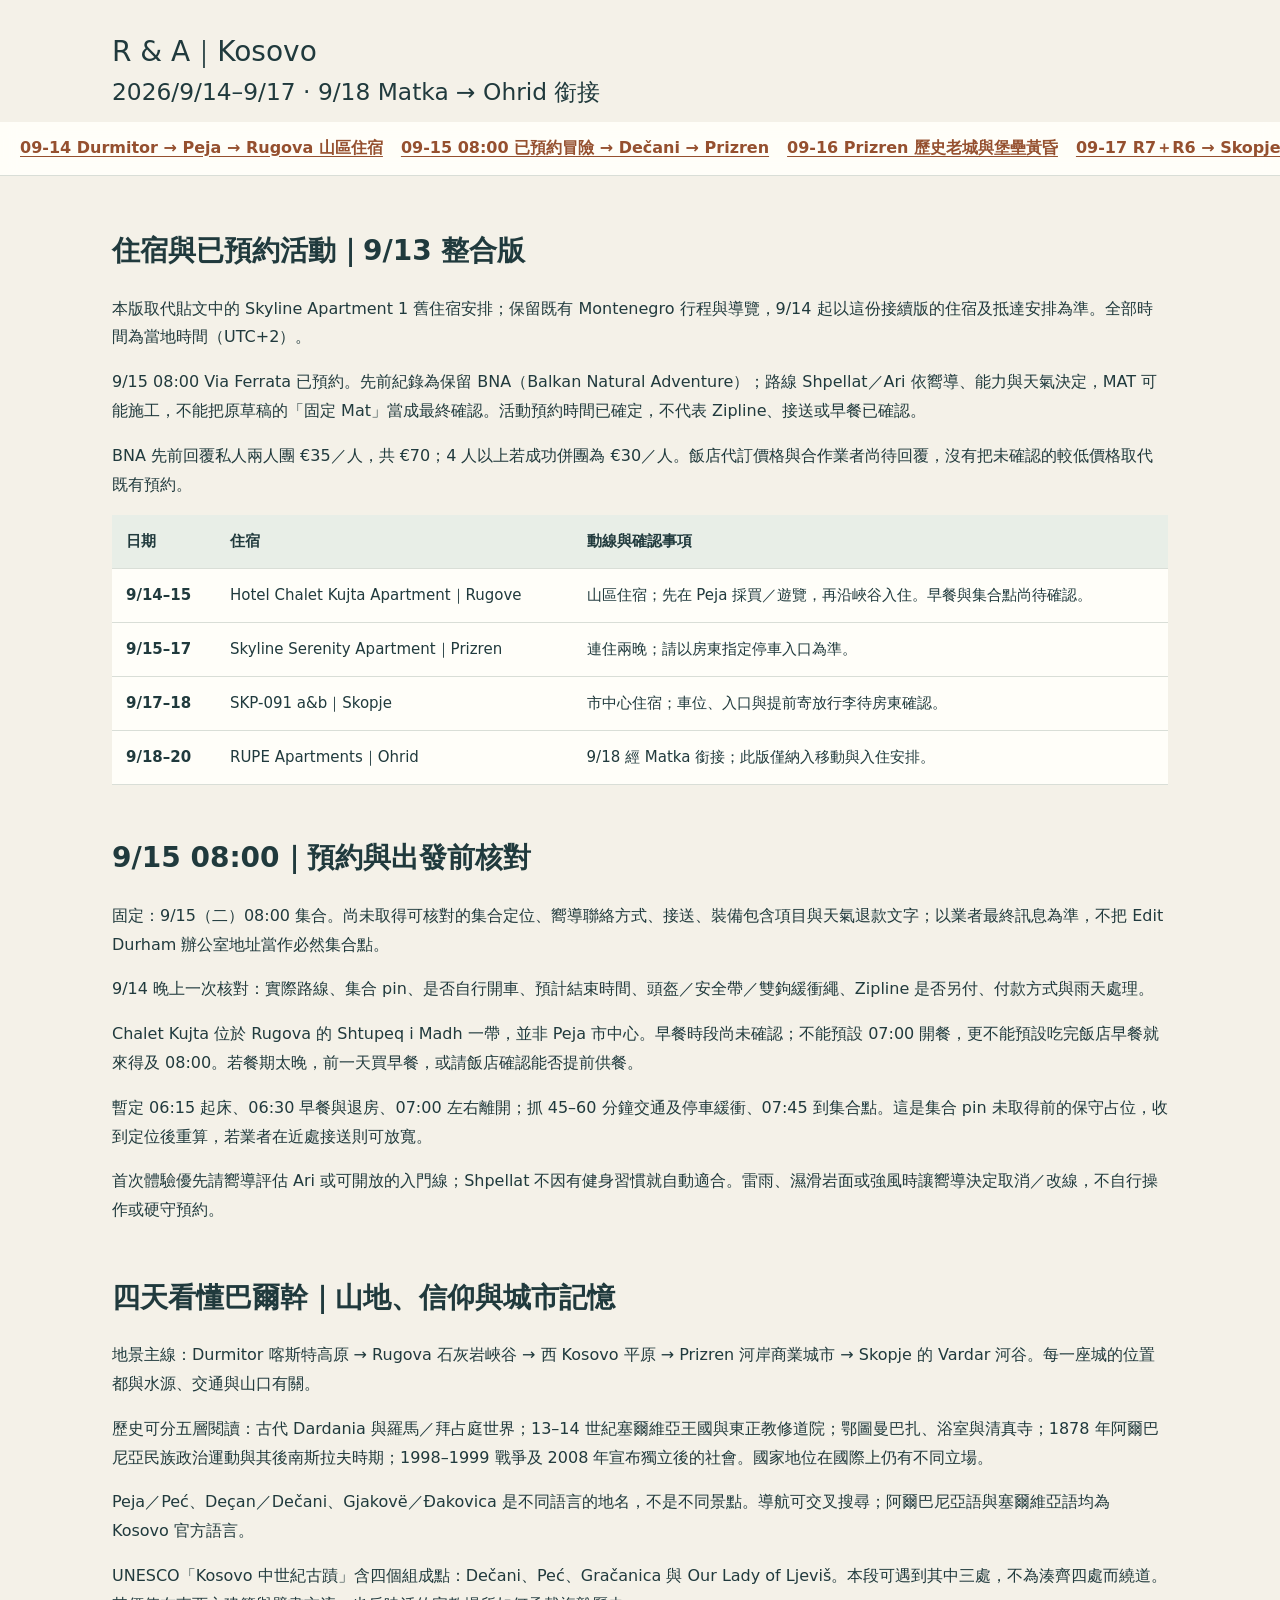
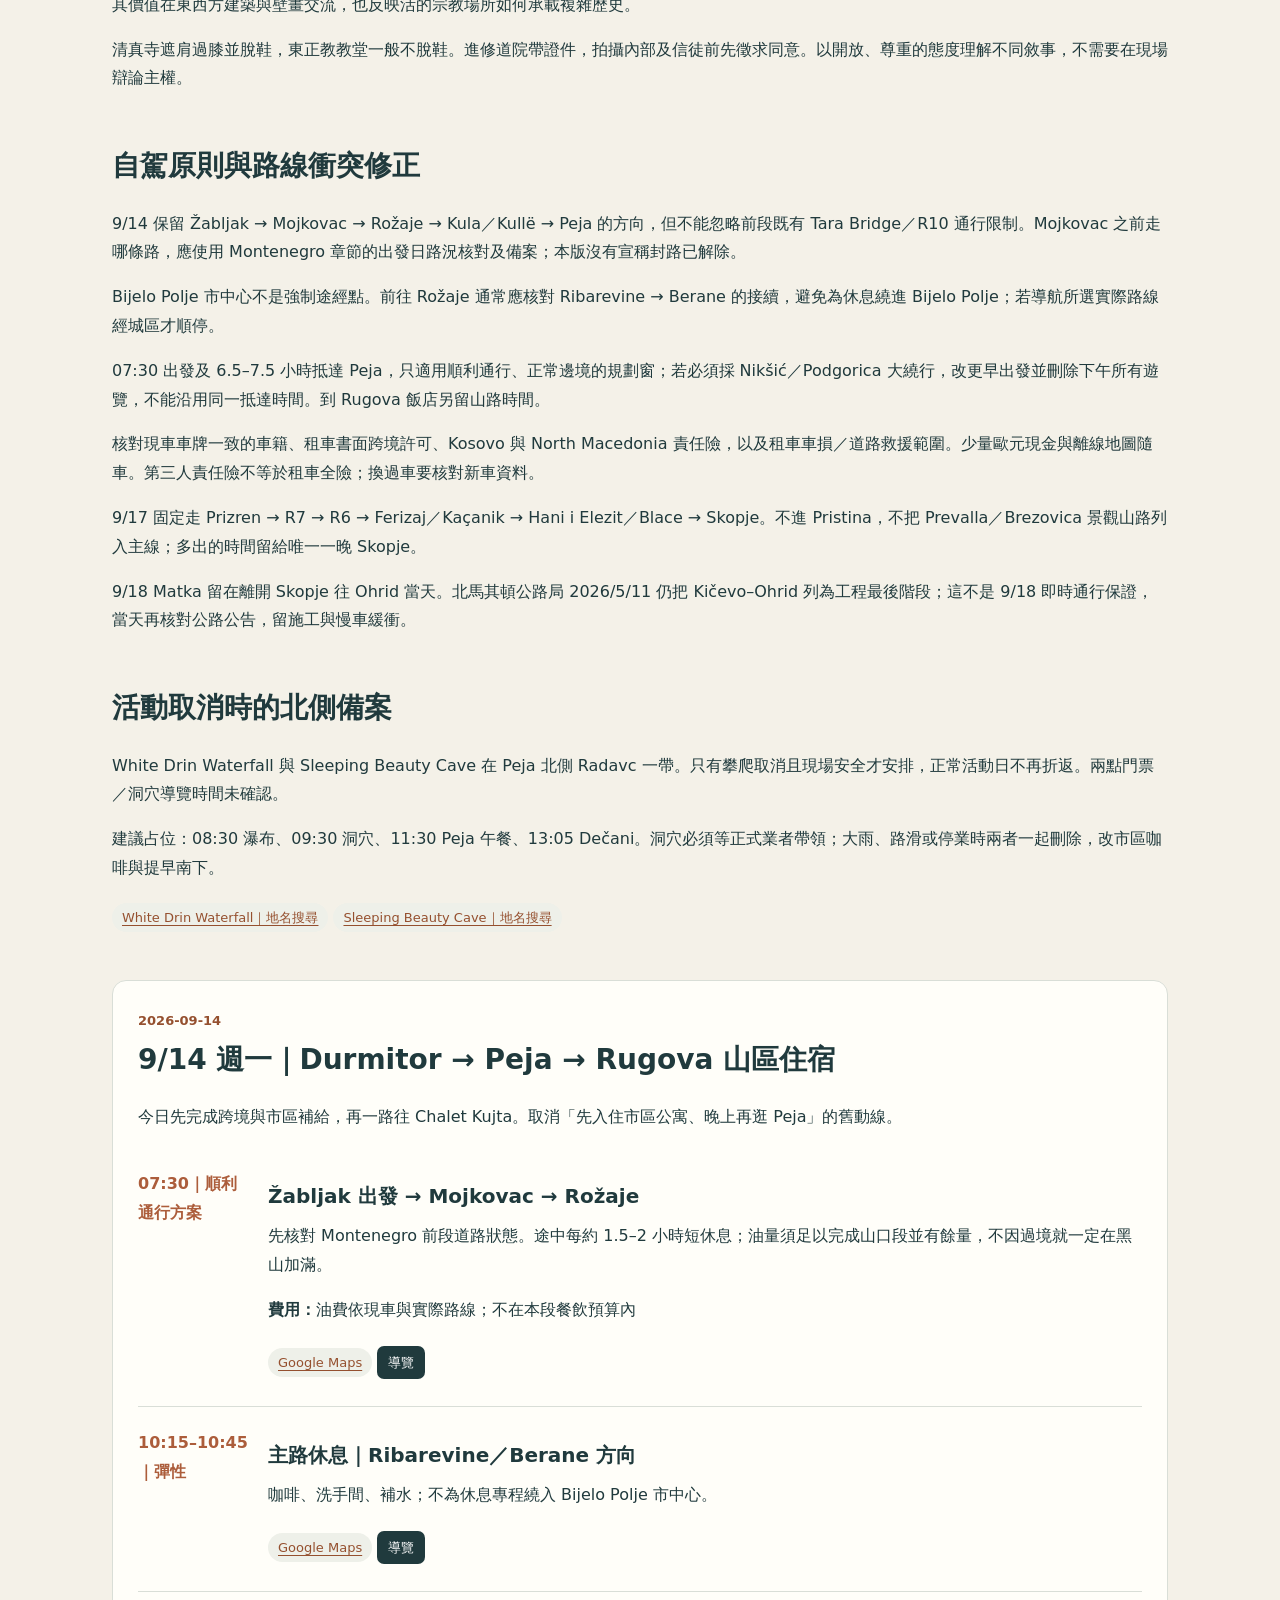
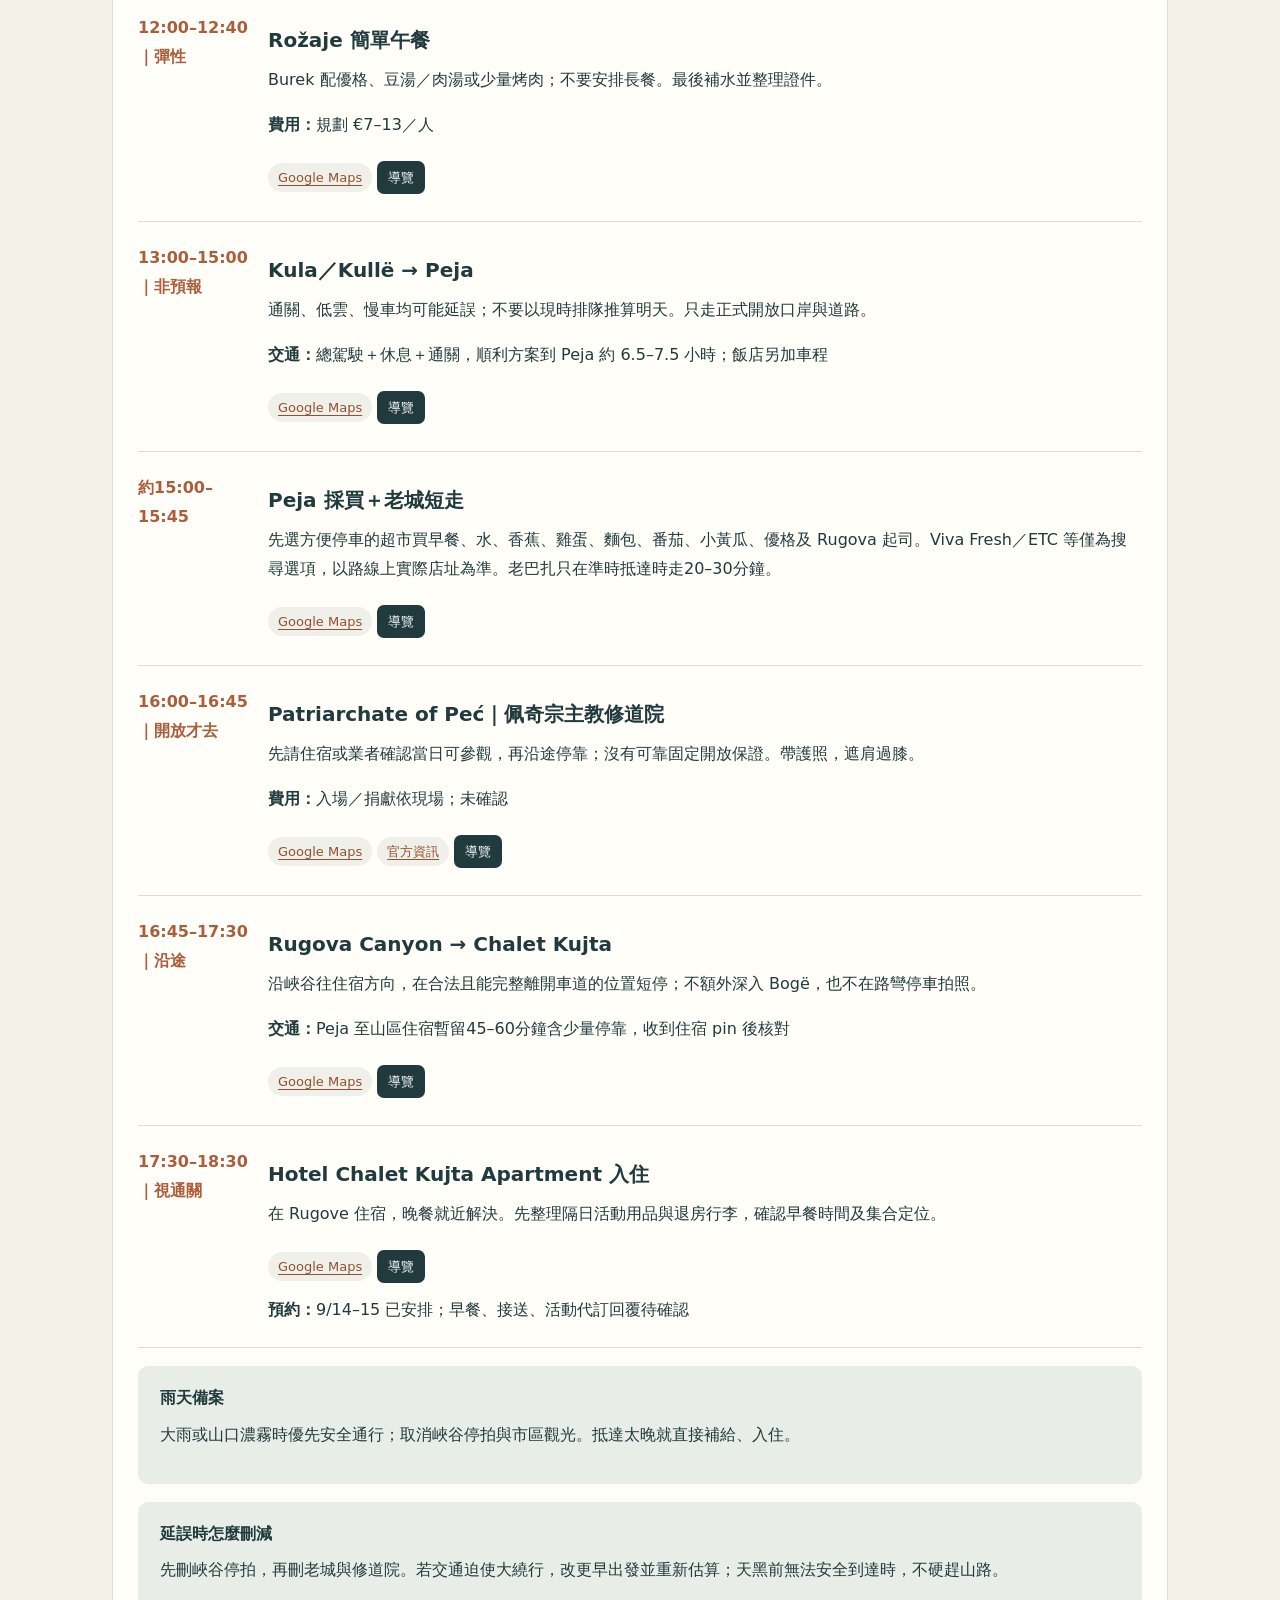
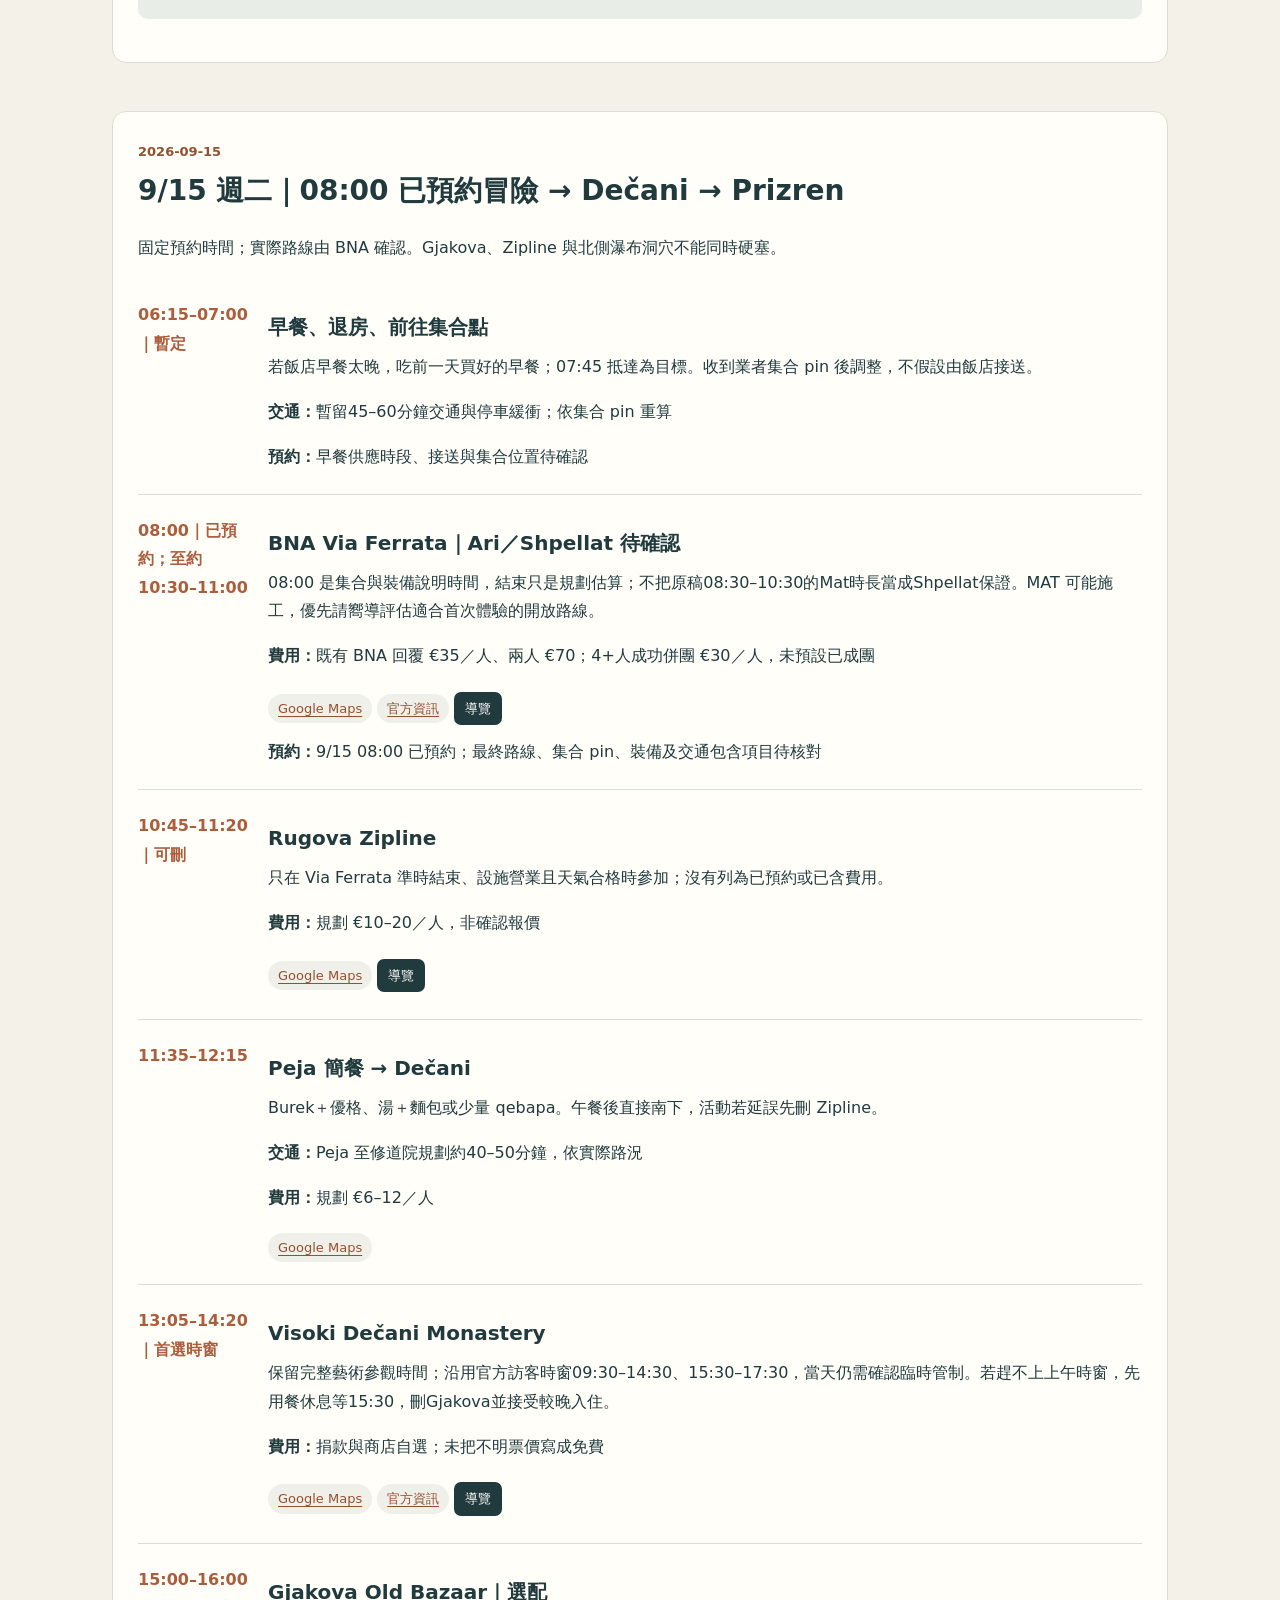
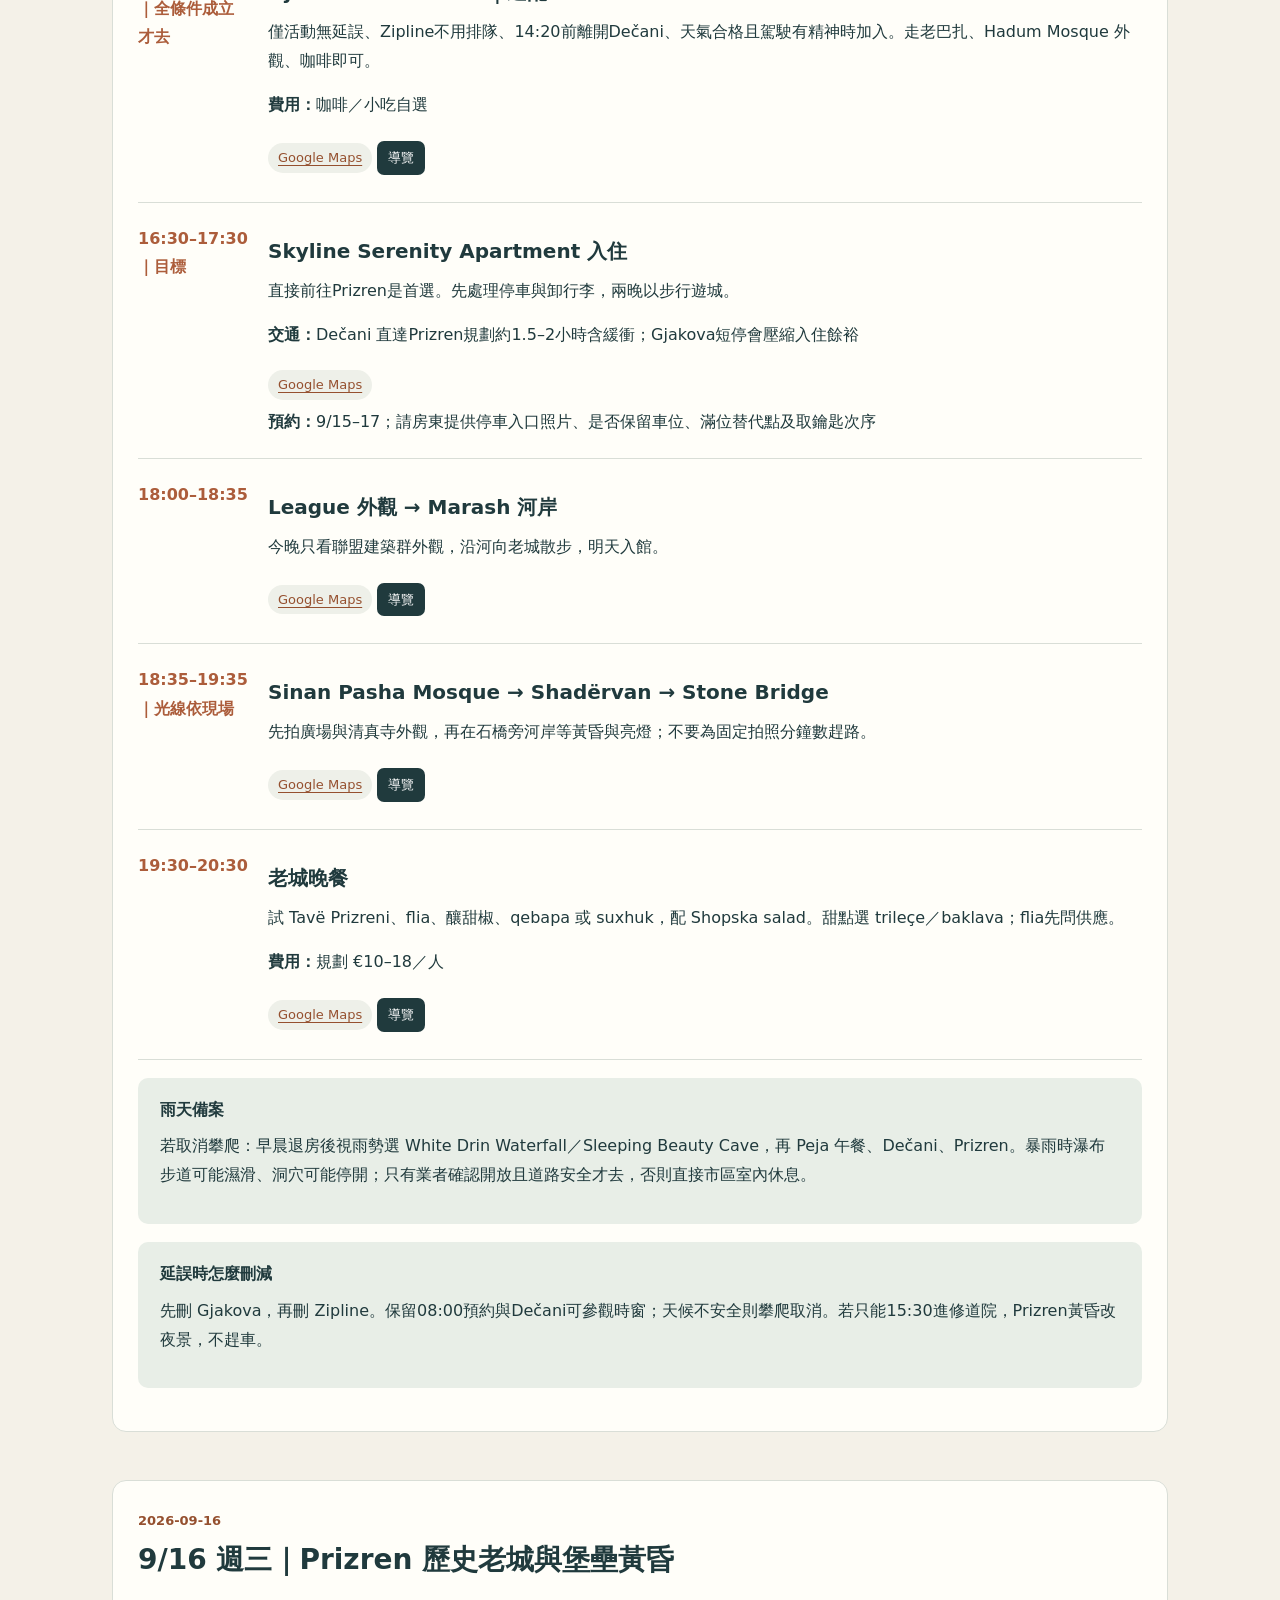
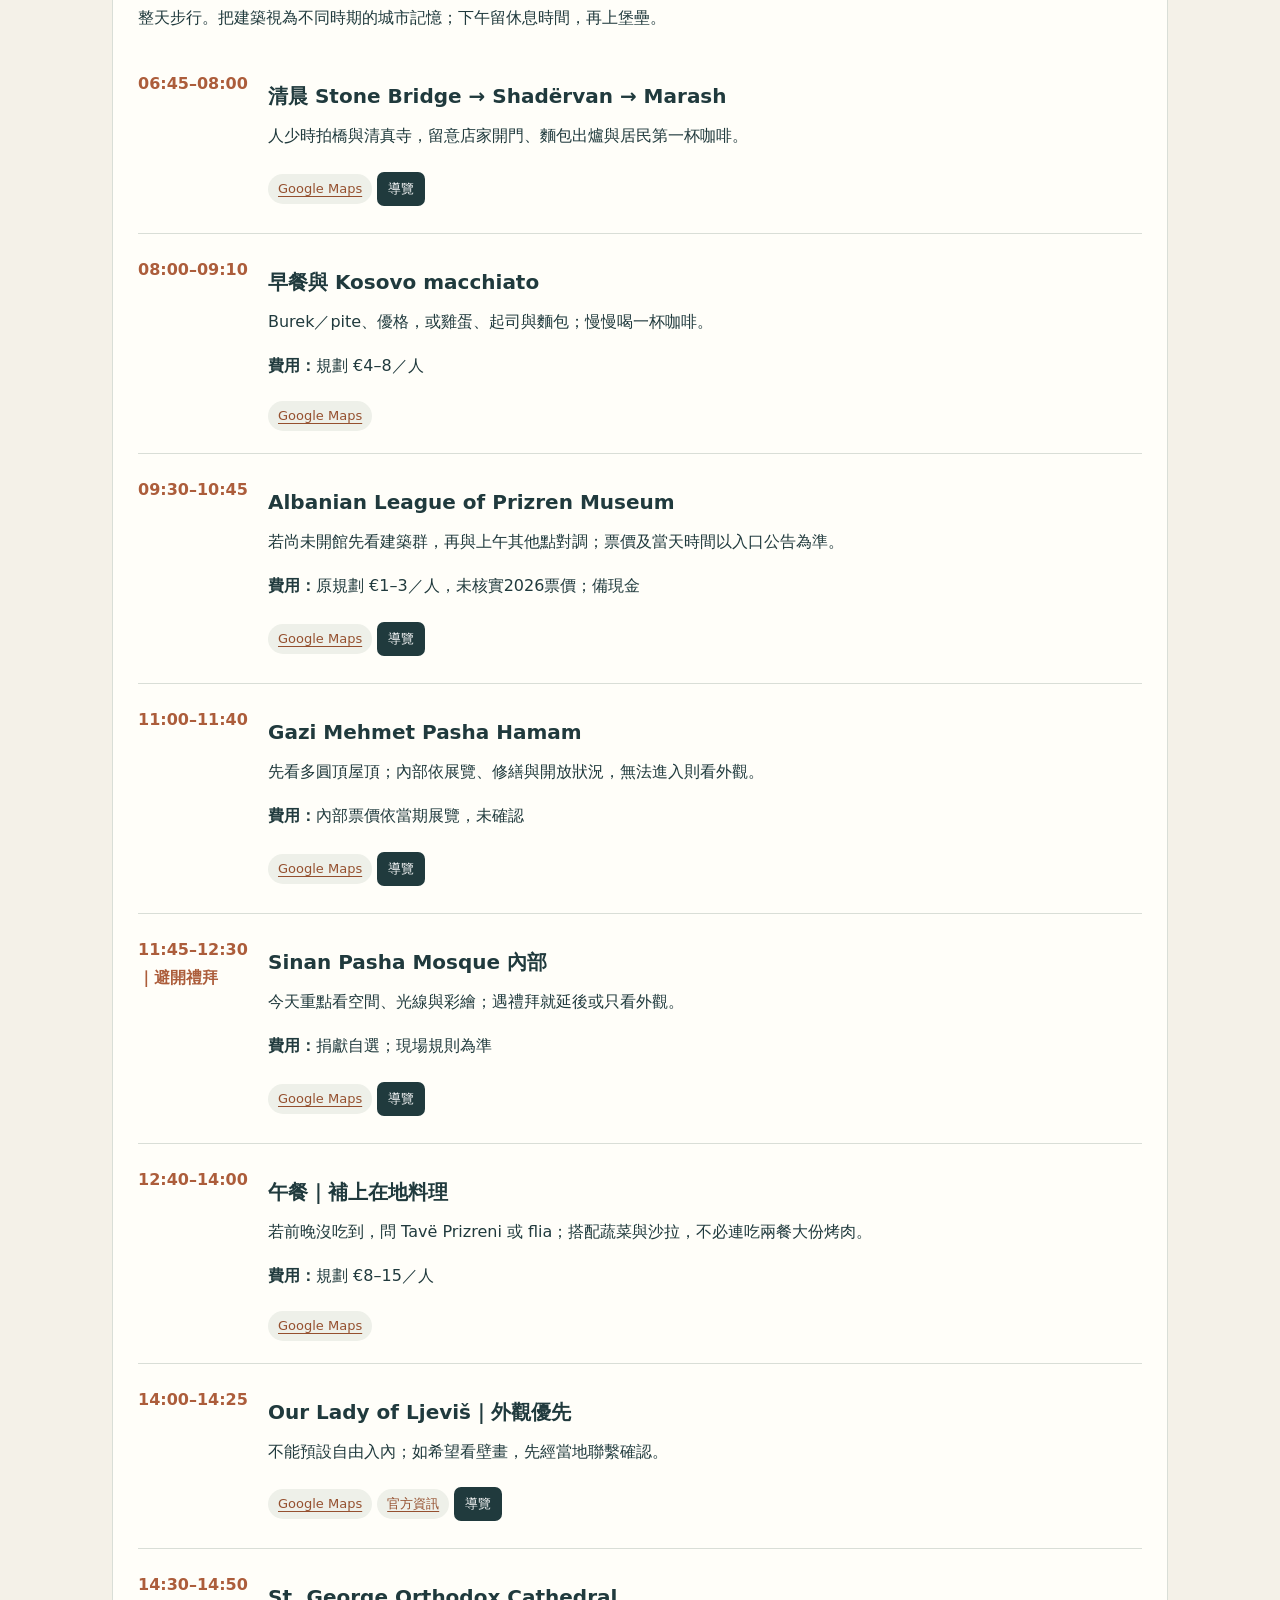
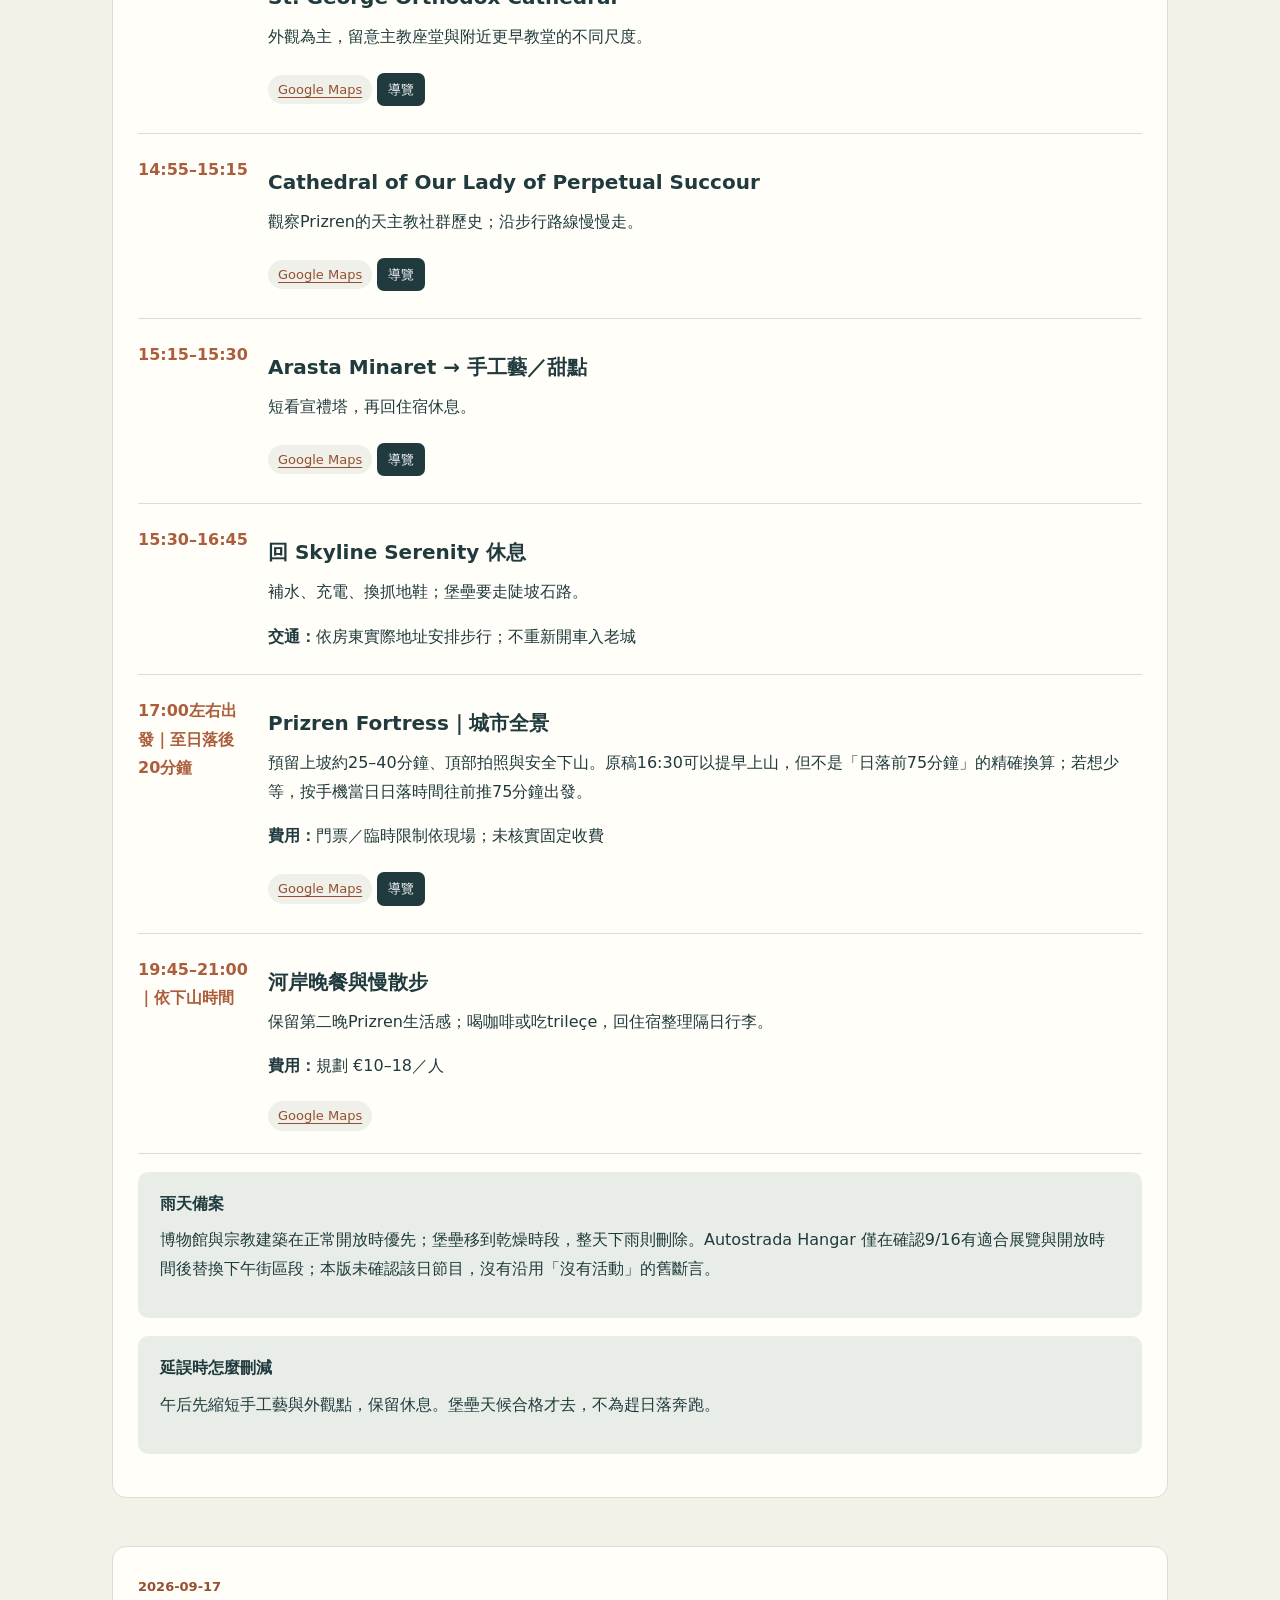
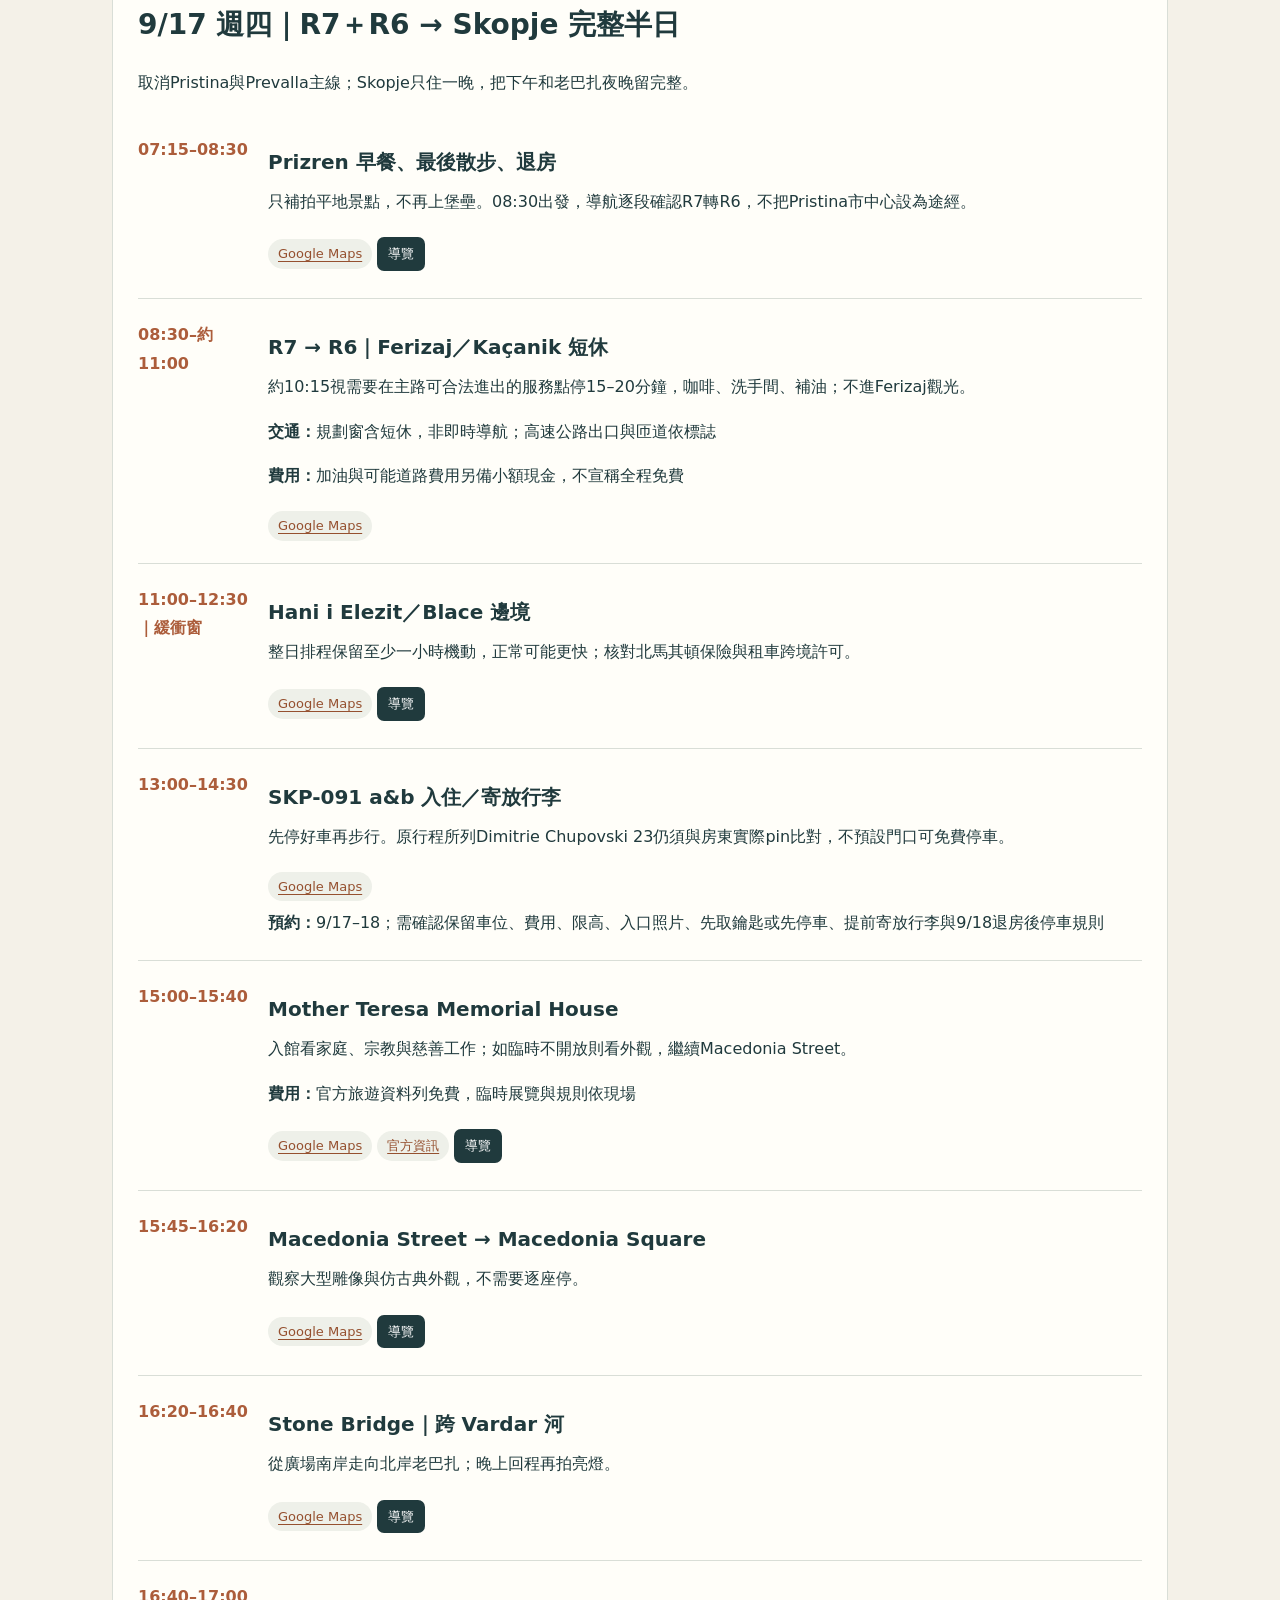
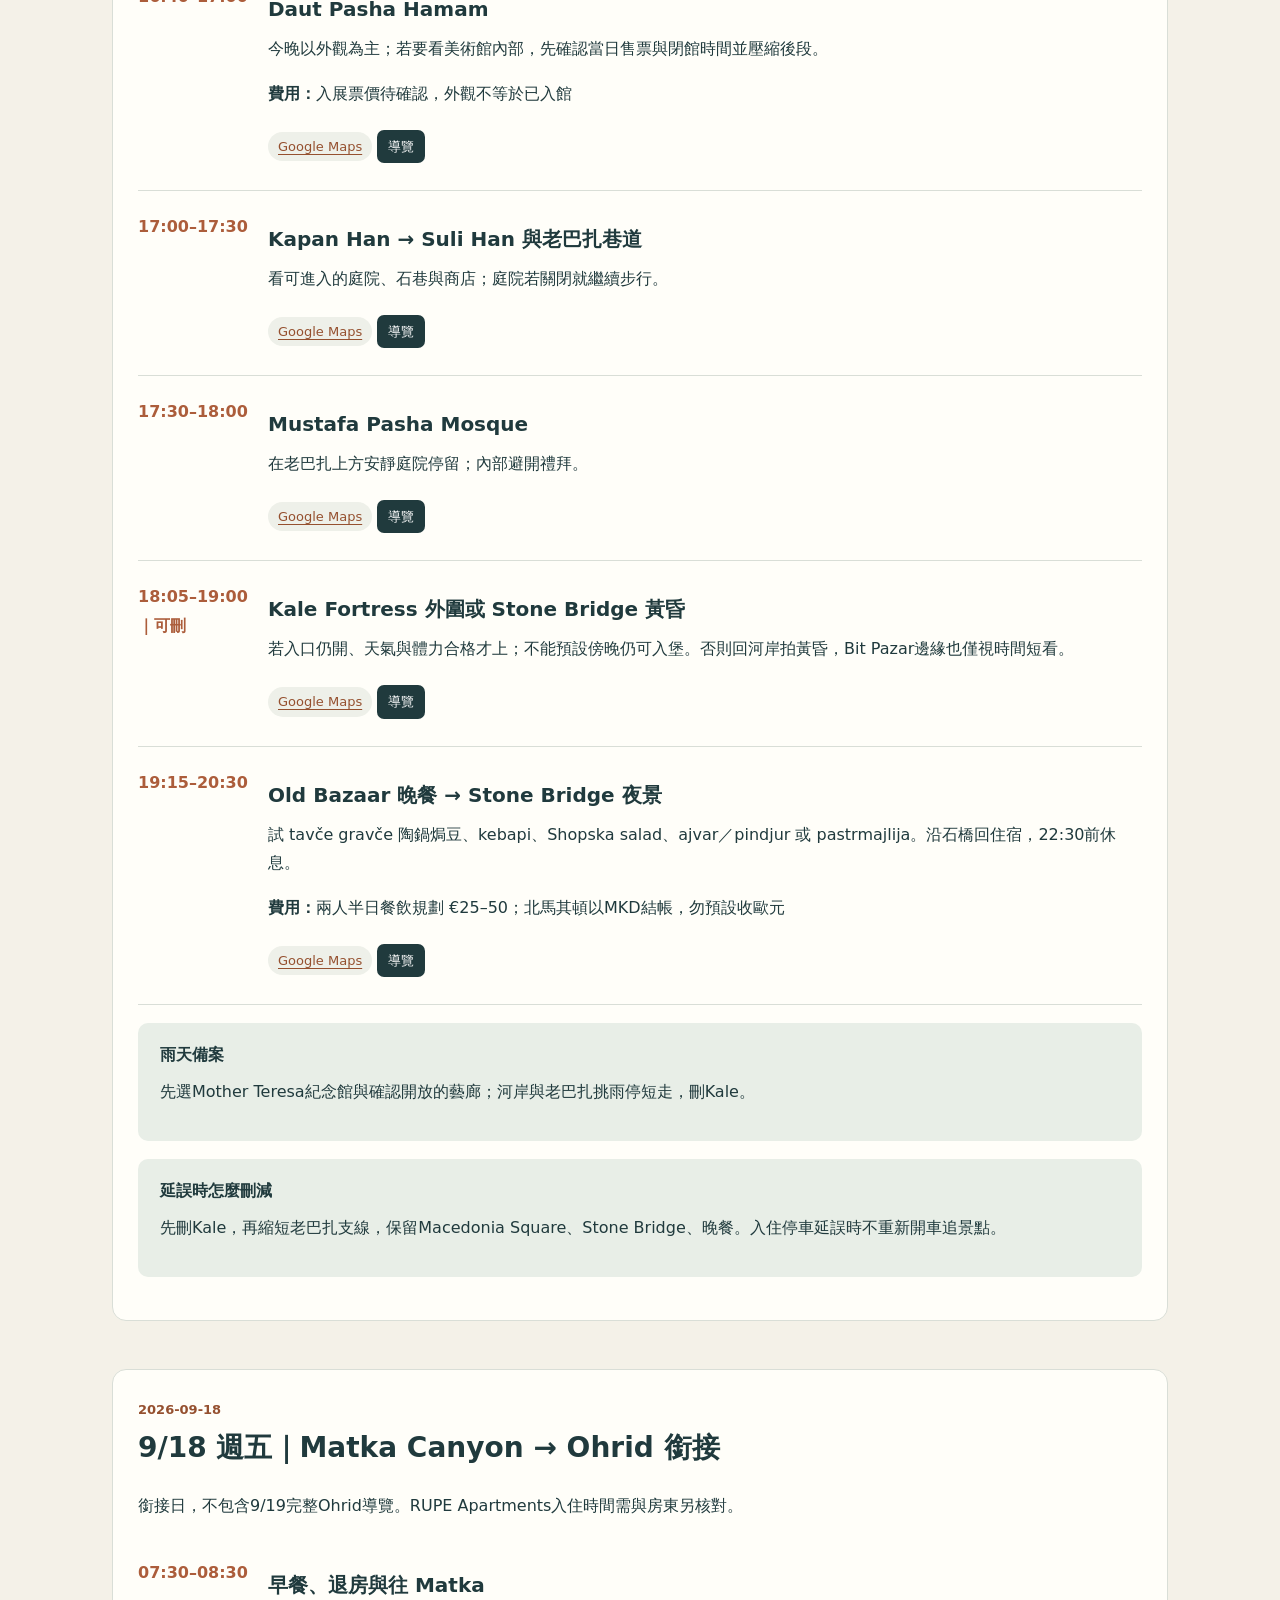
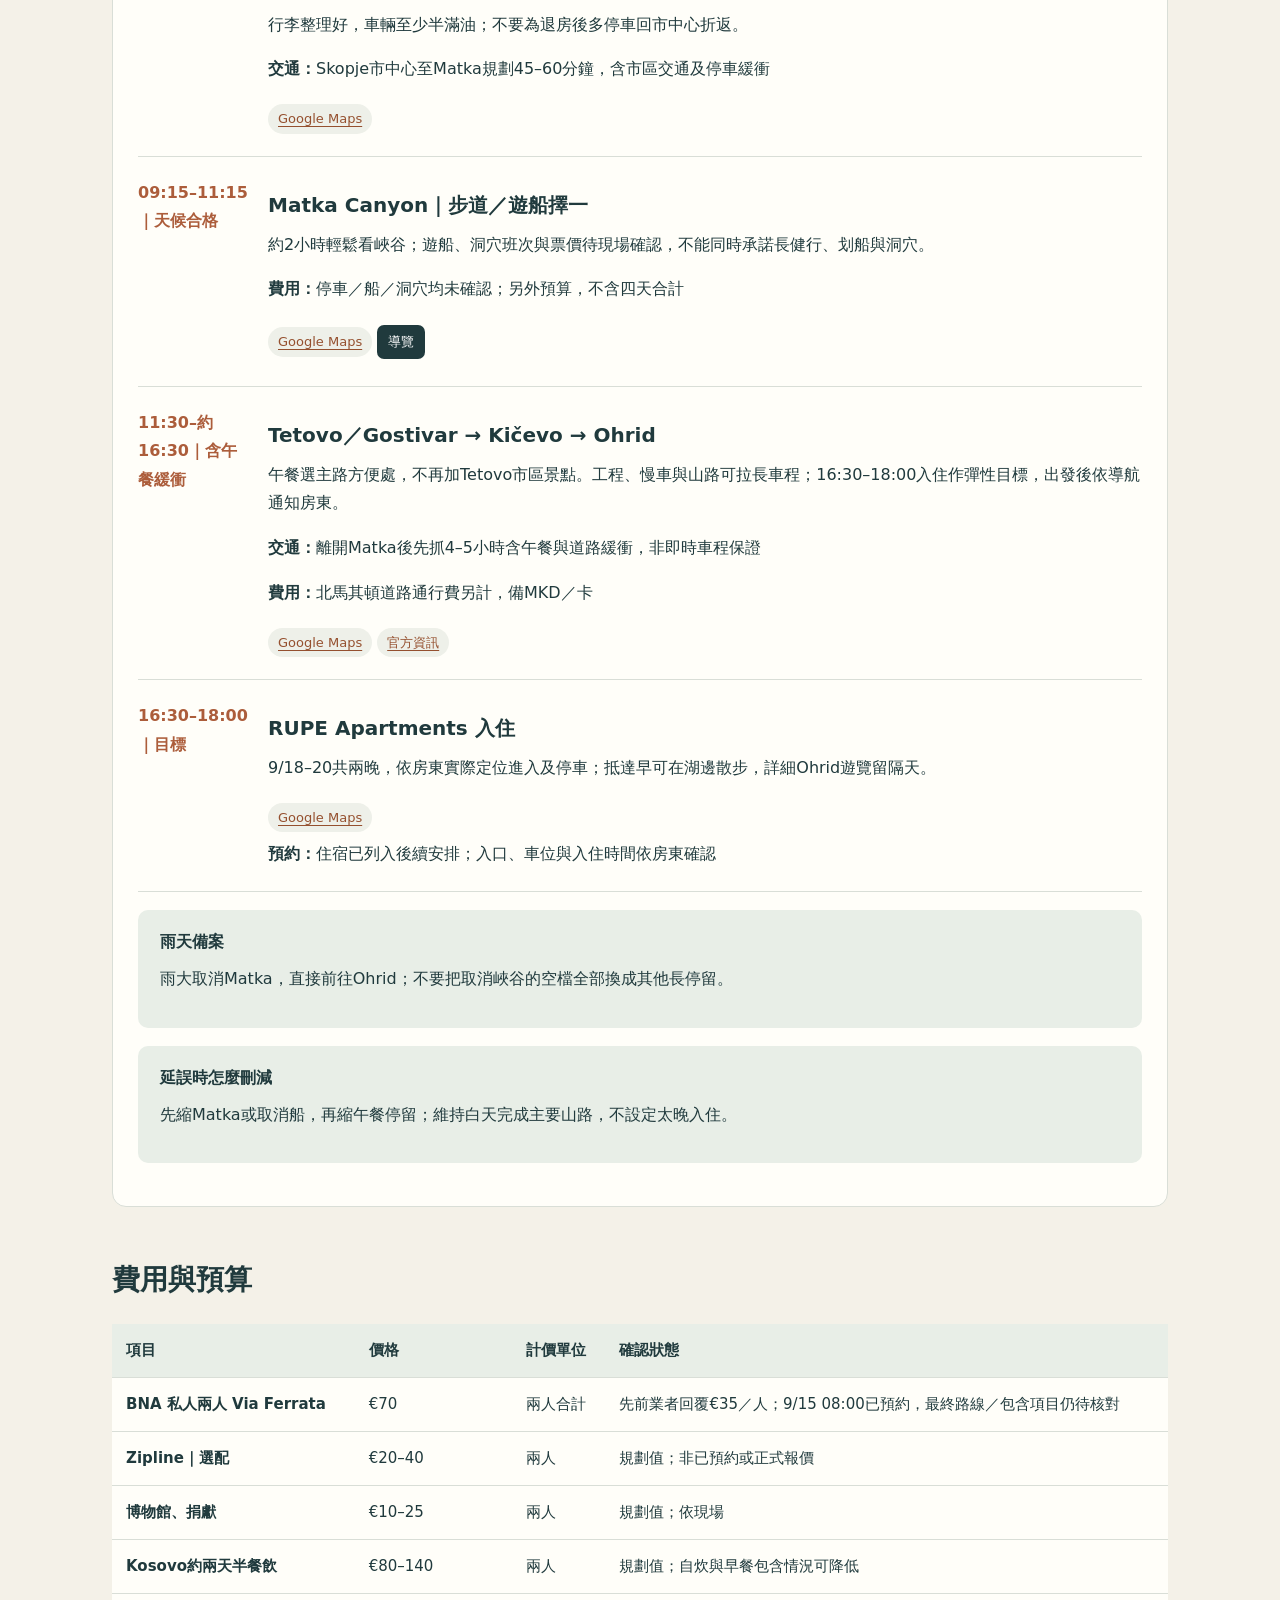
<file: kosovo-2026.html>
<!doctype html><html lang="zh-Hant"><head><meta charset="utf-8"><meta name="viewport" content="width=device-width,initial-scale=1"><title>Kosovo・Rugova → Prizren → Skopje｜R &amp; A</title><style>.legacy{--ink:#203a3d;--muted:#627575;--paper:#f4f1e8;--accent:#ac5d3b;--line:#d9ded7}
.legacy *{box-sizing:border-box}
.legacy{scroll-behavior:smooth}
.legacy{margin:0;background:var(--paper);color:var(--ink);font:16px/1.8 system-ui,-apple-system,"Noto Sans TC",sans-serif}
.legacy header{background:#203a3d;color:#fff;padding:60px max(6vw,24px) 45px}
.legacy header p{color:#d8e6df;max-width:760px}
.legacy h1{font-size:clamp(32px,5vw,62px);line-height:1.15;margin:15px 0 24px;letter-spacing:-1px}
.legacy h2{font-size:28px;margin:0 0 18px}
.legacy h3{font-size:20px;margin:8px 0}
.legacy p{margin:8px 0 16px}
.legacy .eyebrow{letter-spacing:3px;font-size:12px;text-transform:uppercase}
.legacy .pill{display:inline-block;border:1px solid #78938d;border-radius:20px;padding:3px 13px;margin:4px 5px 0 0;font-size:13px}
.legacy nav{position:sticky;top:0;background:#fffef9f5;backdrop-filter:blur(8px);padding:12px 20px;display:flex;gap:18px;overflow:auto;z-index:2;border-bottom:1px solid var(--line)}
.legacy nav a{white-space:nowrap;font-weight:650}
.legacy a{color:#95502f;text-underline-offset:3px}
.legacy main{max-width:1100px;margin:auto;padding:30px 22px}
.legacy section{scroll-margin-top:75px;margin:20px 0 48px}
.legacy .grid{display:grid;grid-template-columns:repeat(3,1fr);gap:18px}
.legacy .card,.legacy .day{background:#fffef9;border:1px solid var(--line);border-radius:14px;padding:25px}
.legacy .card strong{display:block;font-size:25px}
.legacy .note{border-left:4px solid var(--accent);background:#f8e8dc;padding:16px 20px;margin:18px 0}
.legacy .soft{background:#e8eee7;border-radius:10px;padding:18px 22px;margin:18px 0}
.legacy .muted,.legacy small{color:var(--muted)}
.legacy .tag{color:#95502f;font-weight:700;font-size:13px}
.legacy .tablewrap{overflow:auto}
.legacy table{width:100%;border-collapse:collapse;background:#fffef9;font-size:15px}
.legacy td,.legacy th{padding:13px 14px;text-align:left;border-bottom:1px solid var(--line);vertical-align:top}
.legacy th{background:#e8eee7}
.legacy td:first-child{font-weight:600}
.legacy .slot{display:grid;grid-template-columns:110px 1fr;gap:20px;padding:22px 0;border-bottom:1px solid var(--line)}
.legacy .time{font-weight:750;color:var(--accent)}
.legacy .slot p:last-child{margin-bottom:0}
.legacy .map{display:inline-block;font-size:13px;background:#eef0e9;padding:3px 10px;border-radius:15px;margin:4px 5px 0 0}
.legacy .links a{overflow-wrap:anywhere}
.legacy details{border:1px solid var(--line);background:white;border-radius:9px;margin:12px 0;padding:14px 18px}
.legacy summary{cursor:pointer;font-weight:700}
.legacy button{font:inherit;background:var(--ink);color:white;border:0;border-radius:6px;padding:9px 16px;cursor:pointer}
.legacy ul,.legacy ol{padding-left:23px}
.legacy .budget{font-size:34px;font-weight:750}
.legacy footer{padding:30px;background:#203a3d;color:#d6e5dd;text-align:center}
@media(max-width:720px){.legacy .grid{grid-template-columns:1fr}
.legacy .slot{grid-template-columns:1fr;gap:3px}
.legacy .day,.legacy .card{padding:19px}
.legacy header{padding-top:35px}
.legacy td,.legacy th{padding:10px}
.legacy main{padding:18px 14px}
.legacy nav{gap:15px}}
@media print{.legacy nav,.legacy button{display:none}
.legacy{background:white;font-size:11pt}
.legacy header{background:white;color:#203a3d;padding:20px}
.legacy header p{color:#203a3d}
.legacy main{max-width:none}
.legacy section{break-before:auto}
.legacy .slot,.legacy .card,.legacy details{break-inside:avoid}
.legacy .grid{grid-template-columns:repeat(3,1fr)}
.legacy a{color:inherit}
.legacy details>*{display:block}
.legacy footer{background:white;color:#203a3d}}
.legacy .guide-link{display:inline-block;padding:5px 11px;margin:5px 5px 5px 0;background:#203a3d;color:#fff;border-radius:7px;font-size:13px;text-decoration:none}
.legacy .guide-link:focus-visible{outline:3px solid #ac5d3b;outline-offset:3px}
.legacy .guide-index{margin-bottom:22px}
.legacy .guide-card{scroll-margin-top:80px}
.legacy .guide-card summary{font-size:19px;padding:7px 0}
.legacy .guide-body{max-width:780px;margin:auto;padding:10px 0}
.legacy .guide-lead{font-size:21px;color:#95502f;font-weight:650}
.legacy .guide-body h4{font-size:17px;margin:23px 0 7px}
.legacy .guide-cite{font-size:13px;border-top:1px solid #ddd;padding-top:14px}
.legacy .guide-card:target{border-color:#ac5d3b;box-shadow:0 0 0 2px #ac5d3b22}
.legacy .guide-return{font-size:14px}
.legacy .guide-buttons{margin-bottom:12px}
@media print{.legacy .guide-index,.legacy .guide-return{display:none}
.legacy .guide-card{break-inside:auto}
.legacy .guide-card summary{break-after:avoid}}body{margin:0;background:#f4f1e8}.standalone-title{max-width:1056px;margin:auto;padding:32px 22px 12px;font:28px/1.4 system-ui;color:#203a3d}.legacy summary{min-height:44px}.legacy nav{position:sticky;top:0} .legacy .guide-card:target{border:2px solid #ac5d3b}</style></head><body><div class="standalone-title">R &amp; A｜Kosovo<br><small>2026/9/14–9/17 · 9/18 Matka → Ohrid 銜接</small></div><div class="legacy"><nav><a href="#ks14">09-14 Durmitor → Peja → Rugova 山區住宿</a><a href="#ks15">09-15 08:00 已預約冒險 → Dečani → Prizren</a><a href="#ks16">09-16 Prizren 歷史老城與堡壘黃昏</a><a href="#ks17">09-17 R7＋R6 → Skopje 完整半日</a><a href="#ks18">09-18 Matka Canyon → Ohrid 銜接</a><a href="#budget">費用</a><a href="#guidebook">景點導覽</a><a href="#sources">來源</a></nav><main><section id="ks-stays"><h2>住宿與已預約活動｜9/13 整合版</h2><p>本版取代貼文中的 Skyline Apartment 1 舊住宿安排；保留既有 Montenegro 行程與導覽，9/14 起以這份接續版的住宿及抵達安排為準。全部時間為當地時間（UTC+2）。</p><p>9/15 08:00 Via Ferrata 已預約。先前紀錄為保留 BNA（Balkan Natural Adventure）；路線 Shpellat／Ari 依嚮導、能力與天氣決定，MAT 可能施工，不能把原草稿的「固定 Mat」當成最終確認。活動預約時間已確定，不代表 Zipline、接送或早餐已確認。</p><p>BNA 先前回覆私人兩人團 €35／人，共 €70；4 人以上若成功併團為 €30／人。飯店代訂價格與合作業者尚待回覆，沒有把未確認的較低價格取代既有預約。</p><div class="tablewrap"><table><thead><tr><th>日期</th><th>住宿</th><th>動線與確認事項</th></tr></thead><tbody><tr><td>9/14–15</td><td>Hotel Chalet Kujta Apartment｜Rugove</td><td>山區住宿；先在 Peja 採買／遊覽，再沿峽谷入住。早餐與集合點尚待確認。</td></tr><tr><td>9/15–17</td><td>Skyline Serenity Apartment｜Prizren</td><td>連住兩晚；請以房東指定停車入口為準。</td></tr><tr><td>9/17–18</td><td>SKP-091 a&amp;b｜Skopje</td><td>市中心住宿；車位、入口與提前寄放行李待房東確認。</td></tr><tr><td>9/18–20</td><td>RUPE Apartments｜Ohrid</td><td>9/18 經 Matka 銜接；此版僅納入移動與入住安排。</td></tr></tbody></table></div></section><section id="ks-booking"><h2>9/15 08:00｜預約與出發前核對</h2><p>固定：9/15（二）08:00 集合。尚未取得可核對的集合定位、嚮導聯絡方式、接送、裝備包含項目與天氣退款文字；以業者最終訊息為準，不把 Edit Durham 辦公室地址當作必然集合點。</p><p>9/14 晚上一次核對：實際路線、集合 pin、是否自行開車、預計結束時間、頭盔／安全帶／雙鉤緩衝繩、Zipline 是否另付、付款方式與雨天處理。</p><p>Chalet Kujta 位於 Rugova 的 Shtupeq i Madh 一帶，並非 Peja 市中心。早餐時段尚未確認；不能預設 07:00 開餐，更不能預設吃完飯店早餐就來得及 08:00。若餐期太晚，前一天買早餐，或請飯店確認能否提前供餐。</p><p>暫定 06:15 起床、06:30 早餐與退房、07:00 左右離開；抓 45–60 分鐘交通及停車緩衝、07:45 到集合點。這是集合 pin 未取得前的保守占位，收到定位後重算，若業者在近處接送則可放寬。</p><p>首次體驗優先請嚮導評估 Ari 或可開放的入門線；Shpellat 不因有健身習慣就自動適合。雷雨、濕滑岩面或強風時讓嚮導決定取消／改線，不自行操作或硬守預約。</p></section><section id="ks-context"><h2>四天看懂巴爾幹｜山地、信仰與城市記憶</h2><p>地景主線：Durmitor 喀斯特高原 → Rugova 石灰岩峽谷 → 西 Kosovo 平原 → Prizren 河岸商業城市 → Skopje 的 Vardar 河谷。每一座城的位置都與水源、交通與山口有關。</p><p>歷史可分五層閱讀：古代 Dardania 與羅馬／拜占庭世界；13–14 世紀塞爾維亞王國與東正教修道院；鄂圖曼巴扎、浴室與清真寺；1878 年阿爾巴尼亞民族政治運動與其後南斯拉夫時期；1998–1999 戰爭及 2008 年宣布獨立後的社會。國家地位在國際上仍有不同立場。</p><p>Peja／Peć、Deçan／Dečani、Gjakovë／Đakovica 是不同語言的地名，不是不同景點。導航可交叉搜尋；阿爾巴尼亞語與塞爾維亞語均為 Kosovo 官方語言。</p><p>UNESCO「Kosovo 中世紀古蹟」含四個組成點：Dečani、Peć、Gračanica 與 Our Lady of Ljeviš。本段可遇到其中三處，不為湊齊四處而繞道。其價值在東西方建築與壁畫交流，也反映活的宗教場所如何承載複雜歷史。</p><p>清真寺遮肩過膝並脫鞋，東正教教堂一般不脫鞋。進修道院帶證件，拍攝內部及信徒前先徵求同意。以開放、尊重的態度理解不同敘事，不需要在現場辯論主權。</p></section><section id="ks-road"><h2>自駕原則與路線衝突修正</h2><p>9/14 保留 Žabljak → Mojkovac → Rožaje → Kula／Kullë → Peja 的方向，但不能忽略前段既有 Tara Bridge／R10 通行限制。Mojkovac 之前走哪條路，應使用 Montenegro 章節的出發日路況核對及備案；本版沒有宣稱封路已解除。</p><p>Bijelo Polje 市中心不是強制途經點。前往 Rožaje 通常應核對 Ribarevine → Berane 的接續，避免為休息繞進 Bijelo Polje；若導航所選實際路線經城區才順停。</p><p>07:30 出發及 6.5–7.5 小時抵達 Peja，只適用順利通行、正常邊境的規劃窗；若必須採 Nikšić／Podgorica 大繞行，改更早出發並刪除下午所有遊覽，不能沿用同一抵達時間。到 Rugova 飯店另留山路時間。</p><p>核對現車車牌一致的車籍、租車書面跨境許可、Kosovo 與 North Macedonia 責任險，以及租車車損／道路救援範圍。少量歐元現金與離線地圖隨車。第三人責任險不等於租車全險；換過車要核對新車資料。</p><p>9/17 固定走 Prizren → R7 → R6 → Ferizaj／Kaçanik → Hani i Elezit／Blace → Skopje。不進 Pristina，不把 Prevalla／Brezovica 景觀山路列入主線；多出的時間留給唯一一晚 Skopje。</p><p>9/18 Matka 留在離開 Skopje 往 Ohrid 當天。北馬其頓公路局 2026/5/11 仍把 Kičevo–Ohrid 列為工程最後階段；這不是 9/18 即時通行保證，當天再核對公路公告，留施工與慢車緩衝。</p></section><section id="ks-rain-options"><h2>活動取消時的北側備案</h2><p>White Drin Waterfall 與 Sleeping Beauty Cave 在 Peja 北側 Radavc 一帶。只有攀爬取消且現場安全才安排，正常活動日不再折返。兩點門票／洞穴導覽時間未確認。</p><p>建議占位：08:30 瀑布、09:30 洞穴、11:30 Peja 午餐、13:05 Dečani。洞穴必須等正式業者帶領；大雨、路滑或停業時兩者一起刪除，改市區咖啡與提早南下。</p><a class="map" target="_blank" rel="noopener" href="https://www.google.com/maps/search/?api=1&amp;query=White%20Drin%20Waterfall%20Radavc">White Drin Waterfall｜地名搜尋</a><a class="map" target="_blank" rel="noopener" href="https://www.google.com/maps/search/?api=1&amp;query=Sleeping%20Beauty%20Cave%20Radavc">Sleeping Beauty Cave｜地名搜尋</a></section><section class="day" id="ks14"><span class="tag">2026-09-14</span><h2>9/14 週一｜Durmitor → Peja → Rugova 山區住宿</h2><p>今日先完成跨境與市區補給，再一路往 Chalet Kujta。取消「先入住市區公寓、晚上再逛 Peja」的舊動線。</p><div class="slot" id="ks14-start"><div class="time">07:30｜順利通行方案</div><div><h3>Žabljak 出發 → Mojkovac → Rožaje</h3><p>先核對 Montenegro 前段道路狀態。途中每約 1.5–2 小時短休息；油量須足以完成山口段並有餘量，不因過境就一定在黑山加滿。</p><p><b>費用：</b>油費依現車與實際路線；不在本段餐飲預算內</p><a class="map" href="https://www.google.com/maps/search/?api=1&amp;query=Zabljak%20Montenegro" target="_blank" rel="noopener">Google Maps</a><a class="guide-link" href="#guide-ks14-start">導覽</a></div></div><div class="slot" id="ks14-rest"><div class="time">10:15–10:45｜彈性</div><div><h3>主路休息｜Ribarevine／Berane 方向</h3><p>咖啡、洗手間、補水；不為休息專程繞入 Bijelo Polje 市中心。</p><a class="map" href="https://www.google.com/maps/search/?api=1&amp;query=Ribarevine%20Montenegro" target="_blank" rel="noopener">Google Maps</a><a class="guide-link" href="#guide-ks14-rest">導覽</a></div></div><div class="slot" id="ks14-lunch"><div class="time">12:00–12:40｜彈性</div><div><h3>Rožaje 簡單午餐</h3><p>Burek 配優格、豆湯／肉湯或少量烤肉；不要安排長餐。最後補水並整理證件。</p><p><b>費用：</b>規劃 €7–13／人</p><a class="map" href="https://www.google.com/maps/search/?api=1&amp;query=Rozaje%20Montenegro" target="_blank" rel="noopener">Google Maps</a><a class="guide-link" href="#guide-ks14-lunch">導覽</a></div></div><div class="slot" id="ks14-border"><div class="time">13:00–15:00｜非預報</div><div><h3>Kula／Kullë → Peja</h3><p>通關、低雲、慢車均可能延誤；不要以現時排隊推算明天。只走正式開放口岸與道路。</p><p><b>交通：</b>總駕駛＋休息＋通關，順利方案到 Peja 約 6.5–7.5 小時；飯店另加車程</p><a class="map" href="https://www.google.com/maps/search/?api=1&amp;query=Kula%20border%20crossing%20Montenegro%20Kosovo" target="_blank" rel="noopener">Google Maps</a><a class="guide-link" href="#guide-ks14-border">導覽</a></div></div><div class="slot" id="ks14-peja"><div class="time">約15:00–15:45</div><div><h3>Peja 採買＋老城短走</h3><p>先選方便停車的超市買早餐、水、香蕉、雞蛋、麵包、番茄、小黃瓜、優格及 Rugova 起司。Viva Fresh／ETC 等僅為搜尋選項，以路線上實際店址為準。老巴扎只在準時抵達時走20–30分鐘。</p><a class="map" href="https://www.google.com/maps/search/?api=1&amp;query=Old%20Bazaar%20Peja" target="_blank" rel="noopener">Google Maps</a><a class="guide-link" href="#guide-ks14-peja">導覽</a></div></div><div class="slot" id="ks14-patriarchate"><div class="time">16:00–16:45｜開放才去</div><div><h3>Patriarchate of Peć｜佩奇宗主教修道院</h3><p>先請住宿或業者確認當日可參觀，再沿途停靠；沒有可靠固定開放保證。帶護照，遮肩過膝。</p><p><b>費用：</b>入場／捐獻依現場；未確認</p><a class="map" href="https://www.google.com/maps/search/?api=1&amp;query=Patriarchate%20of%20Pec" target="_blank" rel="noopener">Google Maps</a><a class="map" href="https://whc.unesco.org/en/list/724/" target="_blank" rel="noopener">官方資訊</a><a class="guide-link" href="#guide-ks14-patriarchate">導覽</a></div></div><div class="slot" id="ks14-canyon"><div class="time">16:45–17:30｜沿途</div><div><h3>Rugova Canyon → Chalet Kujta</h3><p>沿峽谷往住宿方向，在合法且能完整離開車道的位置短停；不額外深入 Bogë，也不在路彎停車拍照。</p><p><b>交通：</b>Peja 至山區住宿暫留45–60分鐘含少量停靠，收到住宿 pin 後核對</p><a class="map" href="https://www.google.com/maps/search/?api=1&amp;query=Rugova%20Canyon" target="_blank" rel="noopener">Google Maps</a><a class="guide-link" href="#guide-ks14-canyon">導覽</a></div></div><div class="slot" id="ks14-hotel"><div class="time">17:30–18:30｜視通關</div><div><h3>Hotel Chalet Kujta Apartment 入住</h3><p>在 Rugove 住宿，晚餐就近解決。先整理隔日活動用品與退房行李，確認早餐時間及集合定位。</p><a class="map" href="https://www.google.com/maps/search/?api=1&amp;query=Hotel%20Chalet%20Kujta%20Rugove" target="_blank" rel="noopener">Google Maps</a><a class="guide-link" href="#guide-ks14-hotel">導覽</a><p><b>預約：</b>9/14–15 已安排；早餐、接送、活動代訂回覆待確認</p></div></div><div class="soft"><b>雨天備案</b><p>大雨或山口濃霧時優先安全通行；取消峽谷停拍與市區觀光。抵達太晚就直接補給、入住。</p></div><div class="soft"><b>延誤時怎麼刪減</b><p>先刪峽谷停拍，再刪老城與修道院。若交通迫使大繞行，改更早出發並重新估算；天黑前無法安全到達時，不硬趕山路。</p></div></section><section class="day" id="ks15"><span class="tag">2026-09-15</span><h2>9/15 週二｜08:00 已預約冒險 → Dečani → Prizren</h2><p>固定預約時間；實際路線由 BNA 確認。Gjakova、Zipline 與北側瀑布洞穴不能同時硬塞。</p><div class="slot" id="ks15-breakfast"><div class="time">06:15–07:00｜暫定</div><div><h3>早餐、退房、前往集合點</h3><p>若飯店早餐太晚，吃前一天買好的早餐；07:45 抵達為目標。收到業者集合 pin 後調整，不假設由飯店接送。</p><p><b>交通：</b>暫留45–60分鐘交通與停車緩衝；依集合 pin 重算</p><p><b>預約：</b>早餐供應時段、接送與集合位置待確認</p></div></div><div class="slot" id="ks15-ferrata"><div class="time">08:00｜已預約；至約10:30–11:00</div><div><h3>BNA Via Ferrata｜Ari／Shpellat 待確認</h3><p>08:00 是集合與裝備說明時間，結束只是規劃估算；不把原稿08:30–10:30的Mat時長當成Shpellat保證。MAT 可能施工，優先請嚮導評估適合首次體驗的開放路線。</p><p><b>費用：</b>既有 BNA 回覆 €35／人、兩人 €70；4+人成功併團 €30／人，未預設已成團</p><a class="map" href="https://www.google.com/maps/search/?api=1&amp;query=Rugova%20Canyon" target="_blank" rel="noopener">Google Maps</a><a class="map" href="https://bnadventure.com/" target="_blank" rel="noopener">官方資訊</a><a class="guide-link" href="#guide-ks15-ferrata">導覽</a><p><b>預約：</b>9/15 08:00 已預約；最終路線、集合 pin、裝備及交通包含項目待核對</p></div></div><div class="slot" id="ks15-zip"><div class="time">10:45–11:20｜可刪</div><div><h3>Rugova Zipline</h3><p>只在 Via Ferrata 準時結束、設施營業且天氣合格時參加；沒有列為已預約或已含費用。</p><p><b>費用：</b>規劃 €10–20／人，非確認報價</p><a class="map" href="https://www.google.com/maps/search/?api=1&amp;query=Zip%20Line%20Rugova" target="_blank" rel="noopener">Google Maps</a><a class="guide-link" href="#guide-ks15-zip">導覽</a></div></div><div class="slot" id="ks15-lunch"><div class="time">11:35–12:15</div><div><h3>Peja 簡餐 → Dečani</h3><p>Burek＋優格、湯＋麵包或少量 qebapa。午餐後直接南下，活動若延誤先刪 Zipline。</p><p><b>交通：</b>Peja 至修道院規劃約40–50分鐘，依實際路況</p><p><b>費用：</b>規劃 €6–12／人</p><a class="map" href="https://www.google.com/maps/search/?api=1&amp;query=Peja%20Kosovo" target="_blank" rel="noopener">Google Maps</a></div></div><div class="slot" id="ks15-decani"><div class="time">13:05–14:20｜首選時窗</div><div><h3>Visoki Dečani Monastery</h3><p>保留完整藝術參觀時間；沿用官方訪客時窗09:30–14:30、15:30–17:30，當天仍需確認臨時管制。若趕不上上午時窗，先用餐休息等15:30，刪Gjakova並接受較晚入住。</p><p><b>費用：</b>捐款與商店自選；未把不明票價寫成免費</p><a class="map" href="https://www.google.com/maps/search/?api=1&amp;query=Visoki%20Decani%20Monastery" target="_blank" rel="noopener">Google Maps</a><a class="map" href="https://www.decani.org/en/" target="_blank" rel="noopener">官方資訊</a><a class="guide-link" href="#guide-ks15-decani">導覽</a></div></div><div class="slot" id="ks15-gjakova"><div class="time">15:00–16:00｜全條件成立才去</div><div><h3>Gjakova Old Bazaar｜選配</h3><p>僅活動無延誤、Zipline不用排隊、14:20前離開Dečani、天氣合格且駕駛有精神時加入。走老巴扎、Hadum Mosque 外觀、咖啡即可。</p><p><b>費用：</b>咖啡／小吃自選</p><a class="map" href="https://www.google.com/maps/search/?api=1&amp;query=Old%20Bazaar%20Gjakova" target="_blank" rel="noopener">Google Maps</a><a class="guide-link" href="#guide-ks15-gjakova">導覽</a></div></div><div class="slot" id="ks15-checkin"><div class="time">16:30–17:30｜目標</div><div><h3>Skyline Serenity Apartment 入住</h3><p>直接前往Prizren是首選。先處理停車與卸行李，兩晚以步行遊城。</p><p><b>交通：</b>Dečani 直達Prizren規劃約1.5–2小時含緩衝；Gjakova短停會壓縮入住餘裕</p><a class="map" href="https://www.google.com/maps/search/?api=1&amp;query=Skyline%20Serenity%20Apartment%20Prizren" target="_blank" rel="noopener">Google Maps</a><p><b>預約：</b>9/15–17；請房東提供停車入口照片、是否保留車位、滿位替代點及取鑰匙次序</p></div></div><div class="slot" id="ks15-river"><div class="time">18:00–18:35</div><div><h3>League 外觀 → Marash 河岸</h3><p>今晚只看聯盟建築群外觀，沿河向老城散步，明天入館。</p><a class="map" href="https://www.google.com/maps/search/?api=1&amp;query=Marash%20Prizren" target="_blank" rel="noopener">Google Maps</a><a class="guide-link" href="#guide-ks15-river">導覽</a></div></div><div class="slot" id="ks15-blue"><div class="time">18:35–19:35｜光線依現場</div><div><h3>Sinan Pasha Mosque → Shadërvan → Stone Bridge</h3><p>先拍廣場與清真寺外觀，再在石橋旁河岸等黃昏與亮燈；不要為固定拍照分鐘數趕路。</p><a class="map" href="https://www.google.com/maps/search/?api=1&amp;query=Stone%20Bridge%20Prizren" target="_blank" rel="noopener">Google Maps</a><a class="guide-link" href="#guide-ks15-blue">導覽</a></div></div><div class="slot" id="ks15-dinner"><div class="time">19:30–20:30</div><div><h3>老城晚餐</h3><p>試 Tavë Prizreni、flia、釀甜椒、qebapa 或 suxhuk，配 Shopska salad。甜點選 trileçe／baklava；flia先問供應。</p><p><b>費用：</b>規劃 €10–18／人</p><a class="map" href="https://www.google.com/maps/search/?api=1&amp;query=Shadervan%20Prizren" target="_blank" rel="noopener">Google Maps</a><a class="guide-link" href="#guide-ks15-dinner">導覽</a></div></div><div class="soft"><b>雨天備案</b><p>若取消攀爬：早晨退房後視雨勢選 White Drin Waterfall／Sleeping Beauty Cave，再 Peja 午餐、Dečani、Prizren。暴雨時瀑布步道可能濕滑、洞穴可能停開；只有業者確認開放且道路安全才去，否則直接市區室內休息。</p></div><div class="soft"><b>延誤時怎麼刪減</b><p>先刪 Gjakova，再刪 Zipline。保留08:00預約與Dečani可參觀時窗；天候不安全則攀爬取消。若只能15:30進修道院，Prizren黃昏改夜景，不趕車。</p></div></section><section class="day" id="ks16"><span class="tag">2026-09-16</span><h2>9/16 週三｜Prizren 歷史老城與堡壘黃昏</h2><p>整天步行。把建築視為不同時期的城市記憶；下午留休息時間，再上堡壘。</p><div class="slot" id="ks16-dawn"><div class="time">06:45–08:00</div><div><h3>清晨 Stone Bridge → Shadërvan → Marash</h3><p>人少時拍橋與清真寺，留意店家開門、麵包出爐與居民第一杯咖啡。</p><a class="map" href="https://www.google.com/maps/search/?api=1&amp;query=Stone%20Bridge%20Prizren" target="_blank" rel="noopener">Google Maps</a><a class="guide-link" href="#guide-ks16-dawn">導覽</a></div></div><div class="slot" id="ks16-breakfast"><div class="time">08:00–09:10</div><div><h3>早餐與 Kosovo macchiato</h3><p>Burek／pite、優格，或雞蛋、起司與麵包；慢慢喝一杯咖啡。</p><p><b>費用：</b>規劃 €4–8／人</p><a class="map" href="https://www.google.com/maps/search/?api=1&amp;query=Shadervan%20Prizren" target="_blank" rel="noopener">Google Maps</a></div></div><div class="slot" id="ks16-league"><div class="time">09:30–10:45</div><div><h3>Albanian League of Prizren Museum</h3><p>若尚未開館先看建築群，再與上午其他點對調；票價及當天時間以入口公告為準。</p><p><b>費用：</b>原規劃 €1–3／人，未核實2026票價；備現金</p><a class="map" href="https://www.google.com/maps/search/?api=1&amp;query=Albanian%20League%20of%20Prizren%20Museum" target="_blank" rel="noopener">Google Maps</a><a class="guide-link" href="#guide-ks16-league">導覽</a></div></div><div class="slot" id="ks16-hamam"><div class="time">11:00–11:40</div><div><h3>Gazi Mehmet Pasha Hamam</h3><p>先看多圓頂屋頂；內部依展覽、修繕與開放狀況，無法進入則看外觀。</p><p><b>費用：</b>內部票價依當期展覽，未確認</p><a class="map" href="https://www.google.com/maps/search/?api=1&amp;query=Gazi%20Mehmet%20Pasha%20Hamam%20Prizren" target="_blank" rel="noopener">Google Maps</a><a class="guide-link" href="#guide-ks16-hamam">導覽</a></div></div><div class="slot" id="ks16-sinan"><div class="time">11:45–12:30｜避開禮拜</div><div><h3>Sinan Pasha Mosque 內部</h3><p>今天重點看空間、光線與彩繪；遇禮拜就延後或只看外觀。</p><p><b>費用：</b>捐獻自選；現場規則為準</p><a class="map" href="https://www.google.com/maps/search/?api=1&amp;query=Sinan%20Pasha%20Mosque%20Prizren" target="_blank" rel="noopener">Google Maps</a><a class="guide-link" href="#guide-ks16-sinan">導覽</a></div></div><div class="slot" id="ks16-lunch"><div class="time">12:40–14:00</div><div><h3>午餐｜補上在地料理</h3><p>若前晚沒吃到，問 Tavë Prizreni 或 flia；搭配蔬菜與沙拉，不必連吃兩餐大份烤肉。</p><p><b>費用：</b>規劃 €8–15／人</p><a class="map" href="https://www.google.com/maps/search/?api=1&amp;query=Shadervan%20Prizren" target="_blank" rel="noopener">Google Maps</a></div></div><div class="slot" id="ks16-ljevis"><div class="time">14:00–14:25</div><div><h3>Our Lady of Ljeviš｜外觀優先</h3><p>不能預設自由入內；如希望看壁畫，先經當地聯繫確認。</p><a class="map" href="https://www.google.com/maps/search/?api=1&amp;query=Our%20Lady%20of%20Ljevis%20Prizren" target="_blank" rel="noopener">Google Maps</a><a class="map" href="https://whc.unesco.org/en/list/724/" target="_blank" rel="noopener">官方資訊</a><a class="guide-link" href="#guide-ks16-ljevis">導覽</a></div></div><div class="slot" id="ks16-george"><div class="time">14:30–14:50</div><div><h3>St. George Orthodox Cathedral</h3><p>外觀為主，留意主教座堂與附近更早教堂的不同尺度。</p><a class="map" href="https://www.google.com/maps/search/?api=1&amp;query=Saint%20George%20Cathedral%20Prizren" target="_blank" rel="noopener">Google Maps</a><a class="guide-link" href="#guide-ks16-george">導覽</a></div></div><div class="slot" id="ks16-catholic"><div class="time">14:55–15:15</div><div><h3>Cathedral of Our Lady of Perpetual Succour</h3><p>觀察Prizren的天主教社群歷史；沿步行路線慢慢走。</p><a class="map" href="https://www.google.com/maps/search/?api=1&amp;query=Cathedral%20of%20Our%20Lady%20of%20Perpetual%20Succour%20Prizren" target="_blank" rel="noopener">Google Maps</a><a class="guide-link" href="#guide-ks16-catholic">導覽</a></div></div><div class="slot" id="ks16-arasta"><div class="time">15:15–15:30</div><div><h3>Arasta Minaret → 手工藝／甜點</h3><p>短看宣禮塔，再回住宿休息。</p><a class="map" href="https://www.google.com/maps/search/?api=1&amp;query=Arasta%20Minaret%20Prizren" target="_blank" rel="noopener">Google Maps</a><a class="guide-link" href="#guide-ks16-arasta">導覽</a></div></div><div class="slot" id="ks16-rest"><div class="time">15:30–16:45</div><div><h3>回 Skyline Serenity 休息</h3><p>補水、充電、換抓地鞋；堡壘要走陡坡石路。</p><p><b>交通：</b>依房東實際地址安排步行；不重新開車入老城</p></div></div><div class="slot" id="ks16-fortress"><div class="time">17:00左右出發｜至日落後20分鐘</div><div><h3>Prizren Fortress｜城市全景</h3><p>預留上坡約25–40分鐘、頂部拍照與安全下山。原稿16:30可以提早上山，但不是「日落前75分鐘」的精確換算；若想少等，按手機當日日落時間往前推75分鐘出發。</p><p><b>費用：</b>門票／臨時限制依現場；未核實固定收費</p><a class="map" href="https://www.google.com/maps/search/?api=1&amp;query=Prizren%20Fortress" target="_blank" rel="noopener">Google Maps</a><a class="guide-link" href="#guide-ks16-fortress">導覽</a></div></div><div class="slot" id="ks16-dinner"><div class="time">19:45–21:00｜依下山時間</div><div><h3>河岸晚餐與慢散步</h3><p>保留第二晚Prizren生活感；喝咖啡或吃trileçe，回住宿整理隔日行李。</p><p><b>費用：</b>規劃 €10–18／人</p><a class="map" href="https://www.google.com/maps/search/?api=1&amp;query=Shadervan%20Prizren" target="_blank" rel="noopener">Google Maps</a></div></div><div class="soft"><b>雨天備案</b><p>博物館與宗教建築在正常開放時優先；堡壘移到乾燥時段，整天下雨則刪除。Autostrada Hangar 僅在確認9/16有適合展覽與開放時間後替換下午街區段；本版未確認該日節目，沒有沿用「沒有活動」的舊斷言。</p></div><div class="soft"><b>延誤時怎麼刪減</b><p>午后先縮短手工藝與外觀點，保留休息。堡壘天候合格才去，不為趕日落奔跑。</p></div></section><section class="day" id="ks17"><span class="tag">2026-09-17</span><h2>9/17 週四｜R7＋R6 → Skopje 完整半日</h2><p>取消Pristina與Prevalla主線；Skopje只住一晚，把下午和老巴扎夜晚留完整。</p><div class="slot" id="ks17-start"><div class="time">07:15–08:30</div><div><h3>Prizren 早餐、最後散步、退房</h3><p>只補拍平地景點，不再上堡壘。08:30出發，導航逐段確認R7轉R6，不把Pristina市中心設為途經。</p><a class="map" href="https://www.google.com/maps/search/?api=1&amp;query=Prizren%20Kosovo" target="_blank" rel="noopener">Google Maps</a><a class="guide-link" href="#guide-ks17-start">導覽</a></div></div><div class="slot" id="ks17-road"><div class="time">08:30–約11:00</div><div><h3>R7 → R6｜Ferizaj／Kaçanik 短休</h3><p>約10:15視需要在主路可合法進出的服務點停15–20分鐘，咖啡、洗手間、補油；不進Ferizaj觀光。</p><p><b>交通：</b>規劃窗含短休，非即時導航；高速公路出口與匝道依標誌</p><p><b>費用：</b>加油與可能道路費用另備小額現金，不宣稱全程免費</p><a class="map" href="https://www.google.com/maps/search/?api=1&amp;query=Kacanik%20Kosovo" target="_blank" rel="noopener">Google Maps</a></div></div><div class="slot" id="ks17-border"><div class="time">11:00–12:30｜緩衝窗</div><div><h3>Hani i Elezit／Blace 邊境</h3><p>整日排程保留至少一小時機動，正常可能更快；核對北馬其頓保險與租車跨境許可。</p><a class="map" href="https://www.google.com/maps/search/?api=1&amp;query=Hani%20i%20Elezit%20border%20crossing" target="_blank" rel="noopener">Google Maps</a><a class="guide-link" href="#guide-ks17-border">導覽</a></div></div><div class="slot" id="ks17-checkin"><div class="time">13:00–14:30</div><div><h3>SKP-091 a&amp;b 入住／寄放行李</h3><p>先停好車再步行。原行程所列Dimitrie Chupovski 23仍須與房東實際pin比對，不預設門口可免費停車。</p><a class="map" href="https://www.google.com/maps/search/?api=1&amp;query=SKP-091%20a%26b%20Skopje" target="_blank" rel="noopener">Google Maps</a><p><b>預約：</b>9/17–18；需確認保留車位、費用、限高、入口照片、先取鑰匙或先停車、提前寄放行李與9/18退房後停車規則</p></div></div><div class="slot" id="ks17-teresa"><div class="time">15:00–15:40</div><div><h3>Mother Teresa Memorial House</h3><p>入館看家庭、宗教與慈善工作；如臨時不開放則看外觀，繼續Macedonia Street。</p><p><b>費用：</b>官方旅遊資料列免費，臨時展覽與規則依現場</p><a class="map" href="https://www.google.com/maps/search/?api=1&amp;query=Mother%20Teresa%20Memorial%20House%20Skopje" target="_blank" rel="noopener">Google Maps</a><a class="map" href="https://memorialhouseofmotherteresa.com/" target="_blank" rel="noopener">官方資訊</a><a class="guide-link" href="#guide-ks17-teresa">導覽</a></div></div><div class="slot" id="ks17-square"><div class="time">15:45–16:20</div><div><h3>Macedonia Street → Macedonia Square</h3><p>觀察大型雕像與仿古典外觀，不需要逐座停。</p><a class="map" href="https://www.google.com/maps/search/?api=1&amp;query=Macedonia%20Square%20Skopje" target="_blank" rel="noopener">Google Maps</a><a class="guide-link" href="#guide-ks17-square">導覽</a></div></div><div class="slot" id="ks17-bridge"><div class="time">16:20–16:40</div><div><h3>Stone Bridge｜跨 Vardar 河</h3><p>從廣場南岸走向北岸老巴扎；晚上回程再拍亮燈。</p><a class="map" href="https://www.google.com/maps/search/?api=1&amp;query=Stone%20Bridge%20Skopje" target="_blank" rel="noopener">Google Maps</a><a class="guide-link" href="#guide-ks17-bridge">導覽</a></div></div><div class="slot" id="ks17-hamam"><div class="time">16:40–17:00</div><div><h3>Daut Pasha Hamam</h3><p>今晚以外觀為主；若要看美術館內部，先確認當日售票與閉館時間並壓縮後段。</p><p><b>費用：</b>入展票價待確認，外觀不等於已入館</p><a class="map" href="https://www.google.com/maps/search/?api=1&amp;query=Daut%20Pasha%20Hamam%20Skopje" target="_blank" rel="noopener">Google Maps</a><a class="guide-link" href="#guide-ks17-hamam">導覽</a></div></div><div class="slot" id="ks17-hans"><div class="time">17:00–17:30</div><div><h3>Kapan Han → Suli Han 與老巴扎巷道</h3><p>看可進入的庭院、石巷與商店；庭院若關閉就繼續步行。</p><a class="map" href="https://www.google.com/maps/search/?api=1&amp;query=Kapan%20Han%20Skopje" target="_blank" rel="noopener">Google Maps</a><a class="guide-link" href="#guide-ks17-hans">導覽</a></div></div><div class="slot" id="ks17-mustafa"><div class="time">17:30–18:00</div><div><h3>Mustafa Pasha Mosque</h3><p>在老巴扎上方安靜庭院停留；內部避開禮拜。</p><a class="map" href="https://www.google.com/maps/search/?api=1&amp;query=Mustafa%20Pasha%20Mosque%20Skopje" target="_blank" rel="noopener">Google Maps</a><a class="guide-link" href="#guide-ks17-mustafa">導覽</a></div></div><div class="slot" id="ks17-kale"><div class="time">18:05–19:00｜可刪</div><div><h3>Kale Fortress 外圍或 Stone Bridge 黃昏</h3><p>若入口仍開、天氣與體力合格才上；不能預設傍晚仍可入堡。否則回河岸拍黃昏，Bit Pazar邊緣也僅視時間短看。</p><a class="map" href="https://www.google.com/maps/search/?api=1&amp;query=Skopje%20Fortress" target="_blank" rel="noopener">Google Maps</a><a class="guide-link" href="#guide-ks17-kale">導覽</a></div></div><div class="slot" id="ks17-dinner"><div class="time">19:15–20:30</div><div><h3>Old Bazaar 晚餐 → Stone Bridge 夜景</h3><p>試 tavče gravče 陶鍋焗豆、kebapi、Shopska salad、ajvar／pindjur 或 pastrmajlija。沿石橋回住宿，22:30前休息。</p><p><b>費用：</b>兩人半日餐飲規劃 €25–50；北馬其頓以MKD結帳，勿預設收歐元</p><a class="map" href="https://www.google.com/maps/search/?api=1&amp;query=Old%20Bazaar%20Skopje" target="_blank" rel="noopener">Google Maps</a><a class="guide-link" href="#guide-ks17-dinner">導覽</a></div></div><div class="soft"><b>雨天備案</b><p>先選Mother Teresa紀念館與確認開放的藝廊；河岸與老巴扎挑雨停短走，刪Kale。</p></div><div class="soft"><b>延誤時怎麼刪減</b><p>先刪Kale，再縮短老巴扎支線，保留Macedonia Square、Stone Bridge、晚餐。入住停車延誤時不重新開車追景點。</p></div></section><section class="day" id="ks18"><span class="tag">2026-09-18</span><h2>9/18 週五｜Matka Canyon → Ohrid 銜接</h2><p>銜接日，不包含9/19完整Ohrid導覽。RUPE Apartments入住時間需與房東另核對。</p><div class="slot" id="ks18-start"><div class="time">07:30–08:30</div><div><h3>早餐、退房與往 Matka</h3><p>行李整理好，車輛至少半滿油；不要為退房後多停車回市中心折返。</p><p><b>交通：</b>Skopje市中心至Matka規劃45–60分鐘，含市區交通及停車緩衝</p><a class="map" href="https://www.google.com/maps/search/?api=1&amp;query=Matka%20Canyon" target="_blank" rel="noopener">Google Maps</a></div></div><div class="slot" id="ks18-matka"><div class="time">09:15–11:15｜天候合格</div><div><h3>Matka Canyon｜步道／遊船擇一</h3><p>約2小時輕鬆看峽谷；遊船、洞穴班次與票價待現場確認，不能同時承諾長健行、划船與洞穴。</p><p><b>費用：</b>停車／船／洞穴均未確認；另外預算，不含四天合計</p><a class="map" href="https://www.google.com/maps/search/?api=1&amp;query=Matka%20Canyon" target="_blank" rel="noopener">Google Maps</a><a class="guide-link" href="#guide-ks18-matka">導覽</a></div></div><div class="slot" id="ks18-road"><div class="time">11:30–約16:30｜含午餐緩衝</div><div><h3>Tetovo／Gostivar → Kičevo → Ohrid</h3><p>午餐選主路方便處，不再加Tetovo市區景點。工程、慢車與山路可拉長車程；16:30–18:00入住作彈性目標，出發後依導航通知房東。</p><p><b>交通：</b>離開Matka後先抓4–5小時含午餐與道路緩衝，非即時車程保證</p><p><b>費用：</b>北馬其頓道路通行費另計，備MKD／卡</p><a class="map" href="https://www.google.com/maps/search/?api=1&amp;query=Ohrid%20North%20Macedonia" target="_blank" rel="noopener">Google Maps</a><a class="map" href="https://roads.org.mk/en/2026/05/11/corridor-viii-under-the-spotlight-how-is-construction-of-the-motorway-sections-progressing/" target="_blank" rel="noopener">官方資訊</a></div></div><div class="slot" id="ks18-rupe"><div class="time">16:30–18:00｜目標</div><div><h3>RUPE Apartments 入住</h3><p>9/18–20共兩晚，依房東實際定位進入及停車；抵達早可在湖邊散步，詳細Ohrid遊覽留隔天。</p><a class="map" href="https://www.google.com/maps/search/?api=1&amp;query=RUPE%20Apartments%20Ohrid" target="_blank" rel="noopener">Google Maps</a><p><b>預約：</b>住宿已列入後續安排；入口、車位與入住時間依房東確認</p></div></div><div class="soft"><b>雨天備案</b><p>雨大取消Matka，直接前往Ohrid；不要把取消峽谷的空檔全部換成其他長停留。</p></div><div class="soft"><b>延誤時怎麼刪減</b><p>先縮Matka或取消船，再縮午餐停留；維持白天完成主要山路，不設定太晚入住。</p></div></section><section id="budget"><h2>費用與預算</h2><div class="tablewrap"><table><thead><tr><th>項目</th><th>價格</th><th>計價單位</th><th>確認狀態</th></tr></thead><tbody><tr><td>BNA 私人兩人 Via Ferrata</td><td>€70</td><td>兩人合計</td><td>先前業者回覆€35／人；9/15 08:00已預約，最終路線／包含項目仍待核對</td></tr><tr><td>Zipline｜選配</td><td>€20–40</td><td>兩人</td><td>規劃值；非已預約或正式報價</td></tr><tr><td>博物館、捐獻</td><td>€10–25</td><td>兩人</td><td>規劃值；依現場</td></tr><tr><td>Kosovo約兩天半餐飲</td><td>€80–140</td><td>兩人</td><td>規劃值；自炊與早餐包含情況可降低</td></tr><tr><td>Skopje半日餐飲</td><td>€25–50等值MKD</td><td>兩人</td><td>規劃值；以MKD實際結帳</td></tr><tr><td>咖啡、小吃、飲水</td><td>€25–45</td><td>兩人</td><td>額外零食與咖啡，正餐已含者勿重算</td></tr><tr><td>9/14–17合計</td><td>約€230–370</td><td>兩人</td><td>以上項目加總；未含住宿、油費、停車、道路費及9/18活動餐飲</td></tr></tbody></table></div><p>以BNA兩人€70取代舊稿Via Ferrata €80–140的估算後重新加總；不以飯店未確認價格做預算。若成功4+人併團，兩人活動費€60，總額再減€10。票價未知不等於免費。地圖按鈕為地名搜尋，並非已查明的停車位、活動集合pin或公寓入口。</p></section><section id="guidebook"><h2>景點導覽</h2><details class="guide-card" id="guide-ks14-start"><summary>Žabljak 出發 → Mojkovac → Rožaje｜導覽</summary><h3>現場看什麼</h3><p>灰白石灰岩、針葉林與聚落密度的轉換。水沿岩石裂隙溶蝕，形成崖壁、洞穴與地下排水系統。</p><h3>歷史背景</h3><p>Durmitor 與 Rugova 位在廣義迪納拉山地系統；高原與峽谷展示不同高度、侵蝕和冰河作用留下的地貌。</p><h3>相關故事</h3><p>山看似破碎，是岩性、構造與侵蝕共同作用，不只是「沒有土壤」。</p><a class="guide-return" href="#ks14-start">回到行程</a></details><details class="guide-card" id="guide-ks14-rest"><summary>主路休息｜Ribarevine／Berane 方向｜導覽</summary><h3>現場看什麼</h3><p>Lim 河谷交通與內陸聚落；不要期待 Kotor 式海岸老城。</p><h3>歷史背景</h3><p>Bijelo Polje 意為白色田野；此區屬黑山北部內陸生活圈。</p><h3>相關故事</h3><p>烤肉、麵餅、優格與濃咖啡適合短暫補給。</p><a class="guide-return" href="#ks14-rest">回到行程</a></details><details class="guide-card" id="guide-ks14-lunch"><summary>Rožaje 簡單午餐｜導覽</summary><h3>現場看什麼</h3><p>山城的清真寺、商店與森林邊緣聚落。</p><h3>歷史背景</h3><p>Rožaje 位於黑山內陸、多社群文化交會區，與海岸型 Montenegro 風貌不同。</p><h3>相關故事</h3><p>Burek 配優格是一份日常正餐，適合跨境日快速吃飽。</p><a class="guide-return" href="#ks14-lunch">回到行程</a></details><details class="guide-card" id="guide-ks14-border"><summary>Kula／Kullë → Peja｜導覽</summary><h3>現場看什麼</h3><p>從高地下降到西 Kosovo 較寬闊的平原，城市背後山牆仍十分突出。</p><h3>歷史背景</h3><p>Peja／Peć 位在山區產品交易、宗教中心與現代戶外旅遊三種網絡的交會處。</p><h3>相關故事</h3><p>沿途海外車牌、新住宅與咖啡館，可作觀察移民及返鄉經濟的線索，不能由單棟房屋外觀斷定其資金來源。</p><a class="guide-return" href="#ks14-border">回到行程</a></details><details class="guide-card" id="guide-ks14-peja"><summary>Peja 採買＋老城短走｜導覽</summary><h3>現場看什麼</h3><p>店舖、金工、食品與咖啡館共同構成生活巴扎；可順看 Bajrakli Mosque 外觀、Haxhi Zeka Mill 周邊。</p><h3>歷史背景</h3><p>巴扎是鄂圖曼城市經濟與社交核心，不等於觀光夜市。Peja 老城經戰爭破壞及重建，今天仍服務居民。</p><h3>相關故事</h3><p>Qebapa 配洋蔥麵包、pite 餡餅與 flia 都可嘗試。Flia 需反覆分層烘烤，未必隨點隨有；起司較鹹，配蔬菜與麵包。</p><h3>實用提醒</h3><p>晚到先保留採買，省略老城；不要入住山區後再為巴扎折返。</p><a class="guide-return" href="#ks14-peja">回到行程</a></details><details class="guide-card" id="guide-ks14-patriarchate"><summary>Patriarchate of Peć｜佩奇宗主教修道院｜導覽</summary><h3>現場看什麼</h3><p>相連教堂、圓頂、紅色外牆與不同年代壁畫；先看建築如何逐步擴建，再看室內圖像層次。</p><h3>歷史背景</h3><p>13 世紀起的教堂群是塞爾維亞東正教的重要宗教中心，後續擴建保留多期藝術。它同時是 UNESCO 遺產與持續使用的信仰空間。</p><h3>相關故事</h3><p>下層聖人、中層故事、高處圓頂的天界形象，可作初步閱讀圖像的線索，但不是每面牆都遵循同一配置。</p><h3>實用提醒</h3><p>先詢問攝影；不碰壁畫、聖像與祭壇屏風，禮拜時安靜站後方。</p><a class="guide-return" href="#ks14-patriarchate">回到行程</a></details><details class="guide-card" id="guide-ks14-canyon"><summary>Rugova Canyon → Chalet Kujta｜導覽</summary><h3>現場看什麼</h3><p>用河流作引導線，讓岩壁、公路與橋梁入鏡；人物可以表現峽谷尺度。</p><h3>歷史背景</h3><p>Lumbardhi i Pejës 河切入石灰岩山地，公路與河流共享狹窄谷底，岩壁裂隙及洞口可讀出水蝕作用。</p><h3>相關故事</h3><p>岩壁上的鋼索和踏點預告隔日活動；峽谷也連接山區牧業、森林與乳製品生活。</p><h3>實用提醒</h3><p>深峽谷可能提早遮光，不能保證日落前固定45分鐘仍有直射光。</p><a class="guide-return" href="#ks14-canyon">回到行程</a></details><details class="guide-card" id="guide-ks14-hotel"><summary>Hotel Chalet Kujta Apartment 入住｜導覽</summary><h3>現場看什麼</h3><p>山區木屋、林地與牧業景觀；晚上適合休息。</p><h3>歷史背景</h3><p>Rugova 的山地旅遊與乳製品文化延續了山村和 Peja 平原間的交流。</p><h3>相關故事</h3><p>晚餐可問 qebapa、pite、flia 或當日湯品；不為必吃清單夜駕往返市區。</p><h3>實用提醒</h3><p>手機、行動電源充好；快乾長褲、抓地鞋、防風層、飲水與貴重物品整理在隨身包。</p><a class="guide-return" href="#ks14-hotel">回到行程</a></details><details class="guide-card" id="guide-ks15-ferrata"><summary>BNA Via Ferrata｜Ari／Shpellat 待確認｜導覽</summary><h3>現場看什麼</h3><p>在安全停靠點觀察水蝕裂隙、洞口、河谷與稀疏岩壁植被。把手機收好，不在移動或換鉤時自拍。</p><h3>歷史背景</h3><p>Via ferrata 是有固定鋼索、鐵踏點與梯子的岩壁路線；仍有墜落風險，需合適裝備及嚮導指導。Mat、Ari、Shpellat、Marimangat 的難度與特徵不同。</p><h3>相關故事</h3><p>原始選 Mat 的理由是保留體力；施工時應保留「適合能力」這個原則，而非直接升級難線。BNA 對首次參加 Shpellat 持較審慎建議。</p><h3>實用提醒</h3><p>穿戴與連接依嚮導示範及裝備規範；一次只移一鉤，保持保護與間距。用腿踩穩、少以手臂硬拉，出現恐懼或疲勞立即告知嚮導。</p><a class="guide-return" href="#ks15-ferrata">回到行程</a></details><details class="guide-card" id="guide-ks15-zip"><summary>Rugova Zipline｜導覽</summary><h3>現場看什麼</h3><p>橫越時看河谷寬窄、公路與崖壁比例，不只拍自拍影片。</p><h3>歷史背景</h3><p>Zipline 與攀岩、健行等活動共同形成現代 Rugova 戶外旅遊。</p><h3>相關故事</h3><p>Via Ferrata 是慢速閱讀岩壁，Zipline 是快速感受谷地尺度；時間不足保留已預約核心。</p><h3>實用提醒</h3><p>聽從工作人員指令，出發前核對起終點與回到車輛方式。</p><a class="guide-return" href="#ks15-zip">回到行程</a></details><details class="guide-card" id="guide-ks15-decani"><summary>Visoki Dečani Monastery｜導覽</summary><h3>現場看什麼</h3><p>先看不同色調石材的水平層次、雕刻門窗與東方圓頂；進入後讓眼睛適應暗處，再看聖經敘事、王朝人物與最後審判主題。</p><h3>歷史背景</h3><p>14世紀國王 Stefan Dečanski 的修道院與陵墓，融合羅馬式雕刻、哥德元素和拜占庭空間及壁畫，展示亞得里亞海工匠與內陸王權的交流。</p><h3>相關故事</h3><p>壁畫不只裝飾，也是信仰、王權與歷史的圖像系統。修道院仍有祈禱、農業與工藝生活，蜂蜜、起司、酒與聖像商店延續勞動傳統。</p><h3>實用提醒</h3><p>帶護照、預留入口查驗；遮肩過膝，內部拍照先問。勿拍警衛特寫或以政治話題打趣。</p><a class="guide-return" href="#ks15-decani">回到行程</a></details><details class="guide-card" id="guide-ks15-gjakova"><summary>Gjakova Old Bazaar｜選配｜導覽</summary><h3>現場看什麼</h3><p>木造店面、庭院、金工與咖啡館；看Hadum Mosque與市場的空間關係。</p><h3>歷史背景</h3><p>Gjakova 巴扎曾是重要手工業街區，1999年戰爭重創後重建。</p><h3>相關故事</h3><p>值得看的是商業、戰爭與文化重建如何疊在一條街，不只是漂亮木屋。</p><h3>實用提醒</h3><p>這是備選，不犧牲Prizren第一晚。</p><a class="guide-return" href="#ks15-gjakova">回到行程</a></details><details class="guide-card" id="guide-ks15-river"><summary>League 外觀 → Marash 河岸｜導覽</summary><h3>現場看什麼</h3><p>水岸樹蔭、山坡住宅與堡壘的相對位置。</p><h3>歷史背景</h3><p>Prizren 位在 Sharr 山麓，河流連結平原與山地；Marash 是老城重要休憩地帶。</p><h3>相關故事</h3><p>清真寺、學校、商業與政治活動並非分開世界，聯盟建築群正反映這些網絡的交會。</p><a class="guide-return" href="#ks15-river">回到行程</a></details><details class="guide-card" id="guide-ks15-blue"><summary>Sinan Pasha Mosque → Shadërvan → Stone Bridge｜導覽</summary><h3>現場看什麼</h3><p>從河岸斜角讓橋拱、清真寺與山坡同框；加入行人增加生活感。</p><h3>歷史背景</h3><p>石橋是鄂圖曼老城跨河交通的一部分，曾受損重建。Shadërvan 的噴泉兼具供水、辨識與社交意義。</p><h3>相關故事</h3><p>藍調以日落後約10–25分鐘作攝影經驗值，實際受雲量、山勢與亮燈影響；橋正中央不一定是最好角度。</p><h3>實用提醒</h3><p>人像先取得同意；沿合法步道拍攝，不為低角度走入河道。</p><a class="guide-return" href="#ks15-blue">回到行程</a></details><details class="guide-card" id="guide-ks15-dinner"><summary>老城晚餐｜導覽</summary><h3>現場看什麼</h3><p>看家庭、朋友與情侶反覆沿河散步，廣場是社交空間。</p><h3>歷史背景</h3><p>Prizren同時保存東正教、天主教、伊斯蘭與阿爾巴尼亞民族運動的城市記憶。</p><h3>相關故事</h3><p>咖啡館不必急著喝完離開；Kosovo macchiato常比義式版本更奶、更像一杯慢慢聊的咖啡。</p><a class="guide-return" href="#ks15-dinner">回到行程</a></details><details class="guide-card" id="guide-ks16-dawn"><summary>清晨 Stone Bridge → Shadërvan → Marash｜導覽</summary><h3>現場看什麼</h3><p>清晨低角度光、山坡層次、清掃街道與居民的日常。</p><h3>歷史背景</h3><p>石橋、河流、堡壘構成Prizren最容易閱讀的城市骨架。</p><h3>相關故事</h3><p>不用一直等待完全無人的空景；經同意拍到日常人物，常比明信片式照片更有城市感。</p><h3>實用提醒</h3><p>9月清晨光線受地形影響；06:45是出門窗，不保證那一刻已順光。</p><a class="guide-return" href="#ks16-dawn">回到行程</a></details><details class="guide-card" id="guide-ks16-league"><summary>Albanian League of Prizren Museum｜導覽</summary><h3>現場看什麼</h3><p>先讀1878年與人物／地圖，再看建築群如何結合宗教、教育與政治空間。</p><h3>歷史背景</h3><p>1877–1878俄土戰爭後，巴爾幹領土重劃。1878年6月10日Prizren的集會最初重在領土防衛，後來發展阿爾巴尼亞自治與民族政治訴求。</p><h3>相關故事</h3><p>不要把它簡化成2008年Kosovo獨立博物館：它處理的是更早、跨今日國界的阿爾巴尼亞民族形成。讀展板時把地方、宗教、帝國與民族四種身份分開思考。</p><h3>實用提醒</h3><p>展覽多從阿爾巴尼亞民族史出發；比較地圖年代與用詞，比單純背英雄姓名更有收穫。</p><a class="guide-return" href="#ks16-league">回到行程</a></details><details class="guide-card" id="guide-ks16-hamam"><summary>Gazi Mehmet Pasha Hamam｜導覽</summary><h3>現場看什麼</h3><p>多個大小圓頂對應更衣、溫浴、熱浴等空間；屋頂小孔引光並維持隱私。</p><h3>歷史背景</h3><p>16世紀鄂圖曼公共浴室屬男女分區的雙浴室類型。其角色包括清潔、宗教潔淨、婚前儀式與社交，不只是泡澡。</p><h3>相關故事</h3><p>可把傳統更衣休息 → 溫暖過渡 → 熱浴 → 小浴間的動線，與地板下加熱系統一起想像。隔日Skopje的Daut Pasha Hamam可作比較。</p><h3>實用提醒</h3><p>不把舊建築的用途當成現場仍有浴場服務。</p><a class="guide-return" href="#ks16-hamam">回到行程</a></details><details class="guide-card" id="guide-ks16-sinan"><summary>Sinan Pasha Mosque 內部｜導覽</summary><h3>現場看什麼</h3><p>大圓頂、吊燈、窗光、指向麥加的 mihrab 壁龕、講道的 minbar 講壇，以及花卉、幾何與書法。</p><h3>歷史背景</h3><p>建於17世紀初，通常以1615年為建成年份。不同修繕階段留下彩繪層次，不能把全室色彩都當成同時完成。</p><h3>相關故事</h3><p>宗教空間的視覺中心多為文字、幾何與植物紋樣。這可與前一天Dečani的人物敘事壁畫比較：兩種藝術用不同方式建立神聖空間。</p><h3>實用提醒</h3><p>遮肩過膝、脫鞋，女性備頭巾依現場要求；不直接拍正在禮拜的人。</p><a class="guide-return" href="#ks16-sinan">回到行程</a></details><details class="guide-card" id="guide-ks16-ljevis"><summary>Our Lady of Ljeviš｜外觀優先｜導覽</summary><h3>現場看什麼</h3><p>磚石交錯、拱券、不同施工階段與教堂周圍的現代城市。</p><h3>歷史背景</h3><p>14世紀初國王Milutin在更早宗教建築基礎上重建，後曾轉作清真寺，再恢復教堂用途。壁畫是晚期拜占庭藝術的重要例證，列入UNESCO中世紀古蹟群。</p><h3>相關故事</h3><p>同一建築的用途變化，呈現政權、社群與信仰交錯；不把來源未充分證實的古代神廟細節當成必然史實。</p><h3>實用提醒</h3><p>以外觀參觀為預設，尊重保護措施；想看內部先安排，不在門口臨時爭取。</p><a class="guide-return" href="#ks16-ljevis">回到行程</a></details><details class="guide-card" id="guide-ks16-george"><summary>St. George Orthodox Cathedral｜導覽</summary><h3>現場看什麼</h3><p>院落、教堂量體與鄰近街區的相對位置。</p><h3>歷史背景</h3><p>現有較大的主教座堂屬19世紀建築，提醒Prizren在鄂圖曼晚期仍有東正教社群。</p><h3>相關故事</h3><p>宗教多樣性不只存在郊外修道院，也在老城街巷中；今天的人口與可見古蹟不一定一一對應。</p><h3>實用提醒</h3><p>遇關門安靜看外觀即可。</p><a class="guide-return" href="#ks16-george">回到行程</a></details><details class="guide-card" id="guide-ks16-catholic"><summary>Cathedral of Our Lady of Perpetual Succour｜導覽</summary><h3>現場看什麼</h3><p>外牆、鐘樓與街區尺度；不要把它與東正教座堂混淆。</p><h3>歷史背景</h3><p>阿爾巴尼亞族群並非全部信伊斯蘭教，天主教社群也是其歷史的一部分。</p><h3>相關故事</h3><p>這能幫助理解隔日Mother Teresa：出生地、語言、宗教與國族不是同一組分類。</p><a class="guide-return" href="#ks16-catholic">回到行程</a></details><details class="guide-card" id="guide-ks16-arasta"><summary>Arasta Minaret → 手工藝／甜點｜導覽</summary><h3>現場看什麼</h3><p>孤立宣禮塔與周邊商業街的反差。</p><h3>歷史背景</h3><p>Arasta 指與市場相關的商業空間；殘存建築構件留下城市改造前的座標。</p><h3>相關故事</h3><p>城市不是保存完整的展示櫃；火災、拆除、戰爭與重建造成今天看見的斷裂與拼接。</p><a class="guide-return" href="#ks16-arasta">回到行程</a></details><details class="guide-card" id="guide-ks16-fortress"><summary>Prizren Fortress｜城市全景｜導覽</summary><h3>現場看什麼</h3><p>老城屋頂、河流、石橋、清真寺與遠山的空間關係。拍西方落日與拍城市／Sharr山景是不同方向，不必強求同框。</p><h3>歷史背景</h3><p>這座高地保留多時期防禦利用，包含晚期古代、中世紀與鄂圖曼的變化，並非一次建成的城堡。</p><h3>相關故事</h3><p>從上面讀懂城市：山口帶來交通、河流帶來水源、平原提供農業腹地、橋梁聚集交易，宗教建築則呈現不同社群。黃昏看山坡變暗、宣禮塔與河岸逐步亮燈。</p><h3>實用提醒</h3><p>手機照明充足；天雨石路滑就取消。不把日落後拍照的20分鐘算成已回到老城，另留25–40分鐘下山。</p><a class="guide-return" href="#ks16-fortress">回到行程</a></details><details class="guide-card" id="guide-ks17-start"><summary>Prizren 早餐、最後散步、退房｜導覽</summary><h3>現場看什麼</h3><p>離城後注意平原向中部交通走廊延伸，再由Kaçanik谷地向南。</p><h3>歷史背景</h3><p>道路與鐵路長期利用Kaçanik的狹窄天然通道連接Kosovo盆地與Vardar谷地。</p><h3>相關故事</h3><p>Pristina的Newborn、國家圖書館與咖啡文化有其價值，但本次加入它會耗掉Skopje唯一的下午。</p><a class="guide-return" href="#ks17-start">回到行程</a></details><details class="guide-card" id="guide-ks17-border"><summary>Hani i Elezit／Blace 邊境｜導覽</summary><h3>現場看什麼</h3><p>過境後馬其頓語西里爾字母增加，阿爾巴尼亞語仍常見；道路與河谷聚落的變化。</p><h3>歷史背景</h3><p>Han 概念與鄂圖曼商旅驛站有關，地名顯示交通節點在這一帶的長期重要性。</p><h3>相關故事</h3><p>國界切換不代表文化立即整齊分開；Skopje同樣有多語、多宗教的城市空間。</p><a class="guide-return" href="#ks17-border">回到行程</a></details><details class="guide-card" id="guide-ks17-teresa"><summary>Mother Teresa Memorial House｜導覽</summary><h3>現場看什麼</h3><p>照片、文字與小教堂；紀念館不是她完整保留的出生住宅。</p><h3>歷史背景</h3><p>Mother Teresa於1910年生於Skopje的阿爾巴尼亞天主教家庭，當時城市仍屬鄂圖曼帝國，後在印度從事宗教與慈善工作。</p><h3>相關故事</h3><p>她的家庭語言、宗教、出生地與工作地跨越今日國界。用複合身份理解她，比只問「是哪一國人」更貼近巴爾幹歷史。</p><h3>實用提醒</h3><p>官方旅遊頁列平日09:00–20:00、週末09:00–14:00；9/17是週四，但臨時活動仍可能調整。</p><a class="guide-return" href="#ks17-teresa">回到行程</a></details><details class="guide-card" id="guide-ks17-square"><summary>Macedonia Street → Macedonia Square｜導覽</summary><h3>現場看什麼</h3><p>雕像、圓柱、立面尺度與行人活動之間的反差。</p><h3>歷史背景</h3><p>Skopje經1963年大地震及國際重建，留下南斯拉夫現代主義；21世紀Skopje 2014又增添大量紀念性雕塑與仿古立面。</p><h3>相關故事</h3><p>城市景觀是多次重寫的結果。可思考公共建築如何建立國家形象，也如何引發美學、成本與歷史詮釋的討論。</p><a class="guide-return" href="#ks17-square">回到行程</a></details><details class="guide-card" id="guide-ks17-bridge"><summary>Stone Bridge｜跨 Vardar 河｜導覽</summary><h3>現場看什麼</h3><p>南岸寬廣場、大雕像與新立面；北岸小店、han、hamam、清真寺和窄巷。</p><h3>歷史背景</h3><p>現有橋梁主要承接鄂圖曼時期的形態，歷經災害與修繕，仍是Skopje核心跨河連結。</p><h3>相關故事</h3><p>幾分鐘步行就能比較不同尺度與歷史層次；兩岸不是完全隔離的族群分界，只是最直觀的城市對比。</p><a class="guide-return" href="#ks17-bridge">回到行程</a></details><details class="guide-card" id="guide-ks17-hamam"><summary>Daut Pasha Hamam｜導覽</summary><h3>現場看什麼</h3><p>多圓頂屋頂與厚牆形成的量體。</p><h3>歷史背景</h3><p>15世紀鄂圖曼浴室後轉作藝術展示空間，原本不同溫度與用途的房間在外觀仍留有線索。</p><h3>相關故事</h3><p>與Prizren的Hamam比較公共清潔、社交與當代再利用，不用以「哪個更大」判定城市文化高低。</p><a class="guide-return" href="#ks17-hamam">回到行程</a></details><details class="guide-card" id="guide-ks17-hans"><summary>Kapan Han → Suli Han 與老巴扎巷道｜導覽</summary><h3>現場看什麼</h3><p>中央院落、厚牆、入口及上下層的空間分工；Suli Han同樣可觀察商旅建築再利用。</p><h3>歷史背景</h3><p>Han是前現代的物流基地，常結合住宿、貨物存放、牲畜安置與交易。各建築實際格局依年代和後續改造而異。</p><h3>相關故事</h3><p>把它想像成旅館、倉庫與商務中心的組合，就能理解它為何緊鄰市場與交通路徑。</p><h3>實用提醒</h3><p>店舖、展間與私人空間不要預設都能自由進入。</p><a class="guide-return" href="#ks17-hans">回到行程</a></details><details class="guide-card" id="guide-ks17-mustafa"><summary>Mustafa Pasha Mosque｜導覽</summary><h3>現場看什麼</h3><p>大圓頂、門廊、宣禮塔與庭院的比例。</p><h3>歷史背景</h3><p>建於1492年的鄂圖曼清真寺，是Skopje重要歷史宗教建築。</p><h3>相關故事</h3><p>與Prizren的Sinan Pasha比較：前者庭院平台較安靜，後者與河岸天際線的關係更突出。</p><a class="guide-return" href="#ks17-mustafa">回到行程</a></details><details class="guide-card" id="guide-ks17-kale"><summary>Kale Fortress 外圍或 Stone Bridge 黃昏｜導覽</summary><h3>現場看什麼</h3><p>Vardar河、北岸老巴扎、南岸中心與遠方Vodno山。</p><h3>歷史背景</h3><p>Kale在土耳其語有堡壘之意；高地長期控制河谷與城市交通。</p><h3>相關故事</h3><p>城市既有鄂圖曼遺產，也有地震後重建、現代主義與新國家紀念物；其魅力在多層並存。</p><h3>實用提醒</h3><p>延誤時第一個刪除；不為進堡壘攀越關閉入口。</p><a class="guide-return" href="#ks17-kale">回到行程</a></details><details class="guide-card" id="guide-ks17-dinner"><summary>Old Bazaar 晚餐 → Stone Bridge 夜景｜導覽</summary><h3>現場看什麼</h3><p>老巴扎夜間小店與河岸新古典立面形成不同氛圍。</p><h3>歷史背景</h3><p>焗豆、烤肉、白起司沙拉與烤椒醬跨巴爾幹流通，各地有自己的家庭版本。</p><h3>相關故事</h3><p>Ajvar以烤紅椒為主，配方可能加茄子；pindjur常有番茄、椒與茄子。Pastrmajlija是肉塊烤麵餅，份量通常適合分享。</p><h3>實用提醒</h3><p>確認供應與份量再點，不必一餐湊齊清單。</p><a class="guide-return" href="#ks17-dinner">回到行程</a></details><details class="guide-card" id="guide-ks18-matka"><summary>Matka Canyon｜步道／遊船擇一｜導覽</summary><h3>現場看什麼</h3><p>水面、陡壁與狹窄谷地的尺度，近岸步道可拍倒影。</p><h3>歷史背景</h3><p>Matka是Skopje西側的峽谷與水庫景觀，與此前Rugova的公路河谷可作地貌及人為利用比較。</p><h3>相關故事</h3><p>把它放離城日是行程取捨，仍有進出峽谷支路，不是毫無繞路的高速公路休息站。</p><h3>實用提醒</h3><p>車位滿、雨大或船班等太久即縮短；不把行李放車內顯眼處。</p><a class="guide-return" href="#ks18-matka">回到行程</a></details></section><section id="sources"><h2>查核來源</h2><ul><li><a href="https://rogeryangct.github.io/travel-itineraries/#trip/kosovo-2026" target="_blank" rel="noopener">使用者提供的行程、住宿更新與9/15 08:00預約；整合日期2026/9/13，未附可公開訂單連結</a> · 2026-09-13｜使用者資料；原稿導覽整合，未聲稱逐項重新核實</li><li><a href="https://bnadventure.com/" target="_blank" rel="noopener">BNA｜路線難度與業者資訊</a> · 2026-09-13｜搜尋摘要；最終集合與路線須以業者訊息為準，€35為先前回覆</li><li><a href="https://www.decani.org/en/" target="_blank" rel="noopener">Visoki Dečani｜官方訪客資訊與修道院</a> · 2026-09-13｜官方頁；臨時宗教與安全管制另核對</li><li><a href="https://whc.unesco.org/en/list/724/" target="_blank" rel="noopener">UNESCO｜Medieval Monuments in Kosovo</a> · 2026-09-13｜遺產背景</li><li><a href="https://memorialhouseofmotherteresa.com/" target="_blank" rel="noopener">Mother Teresa Memorial House｜官方</a> · 2026-09-13｜官方搜尋摘要；當日開放需再確認</li><li><a href="https://roads.org.mk/en/2026/05/11/corridor-viii-under-the-spotlight-how-is-construction-of-the-motorway-sections-progressing/" target="_blank" rel="noopener">北馬其頓公路局｜Kičevo–Ohrid工程進度</a> · 2026-09-13｜頁面發布2026-05-11，非即時路況</li></ul></section></main></div><script>document.addEventListener('click',e=>{const a=e.target.closest('a[href^="#"]');if(!a)return;const x=document.getElementById(a.hash.slice(1));if(x?.tagName==='DETAILS')x.open=true;});function openTarget(){const x=document.getElementById(location.hash.slice(1));if(x?.tagName==='DETAILS')x.open=true;}addEventListener('hashchange',openTarget);openTarget();</script></body></html>
</file>
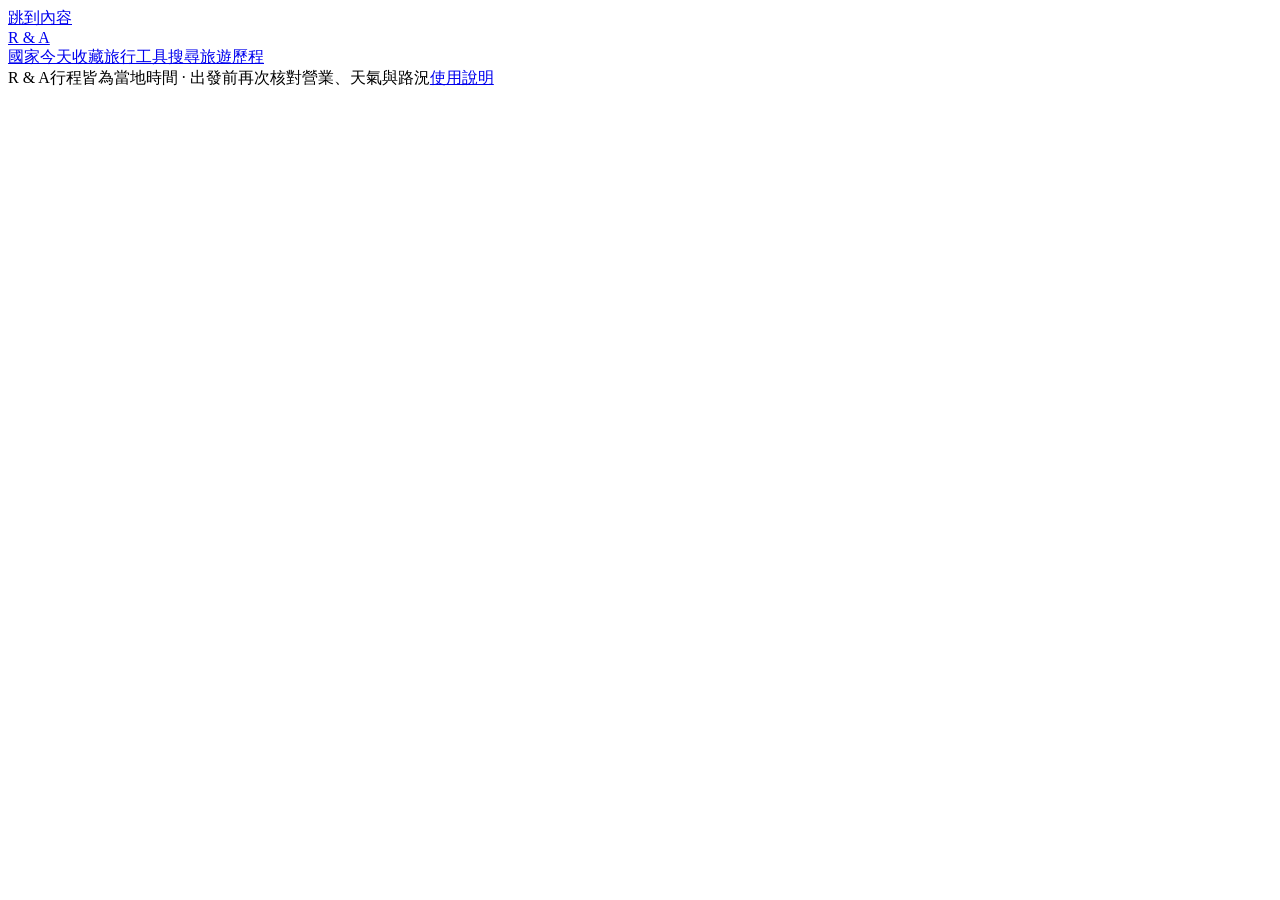
<file: source/shell.html>
<!doctype html>
<html lang="zh-Hant"><head><meta charset="utf-8"><meta name="viewport" content="width=device-width,initial-scale=1"><meta name="theme-color" content="#112d46"><meta name="description" content="R &amp; A：依國家查閱每日行程、地圖、景點導覽與旅行準備。"><title>R &amp; A</title><style>/*STYLE*/</style></head>
<body><a class="skip" href="#app-main">跳到內容</a>
<div id="sitebar"><a class="brand" href="#home" aria-label="Roger and Amber 首頁"><span class="brand-mark">R &amp; A</span></a><div class="top-actions" aria-label="主要功能"><a href="#home">國家</a><a href="#today">今天</a><a href="#saved">收藏</a><a href="#tools">旅行工具</a><a href="#search">搜尋</a><a href="#history">旅遊歷程</a></div></div>
<main id="app-main" tabindex="-1"></main>
<div id="toast" role="status" aria-live="polite"></div>
<footer class="site-footer"><span>R &amp; A</span><span>行程皆為當地時間 · 出發前再次核對營業、天氣與路況</span><a href="#about">使用說明</a></footer>
<noscript><p>國家目錄需要啟用 JavaScript。<a href="https://github.com/rogeryangct/travel-itineraries">開啟網站原始檔</a>。</p></noscript>
<script id="catalog" type="application/json">/*CATALOG*/</script>
<!--TRIPS-->
<script>/*SCRIPT*/</script></body></html>
</file>
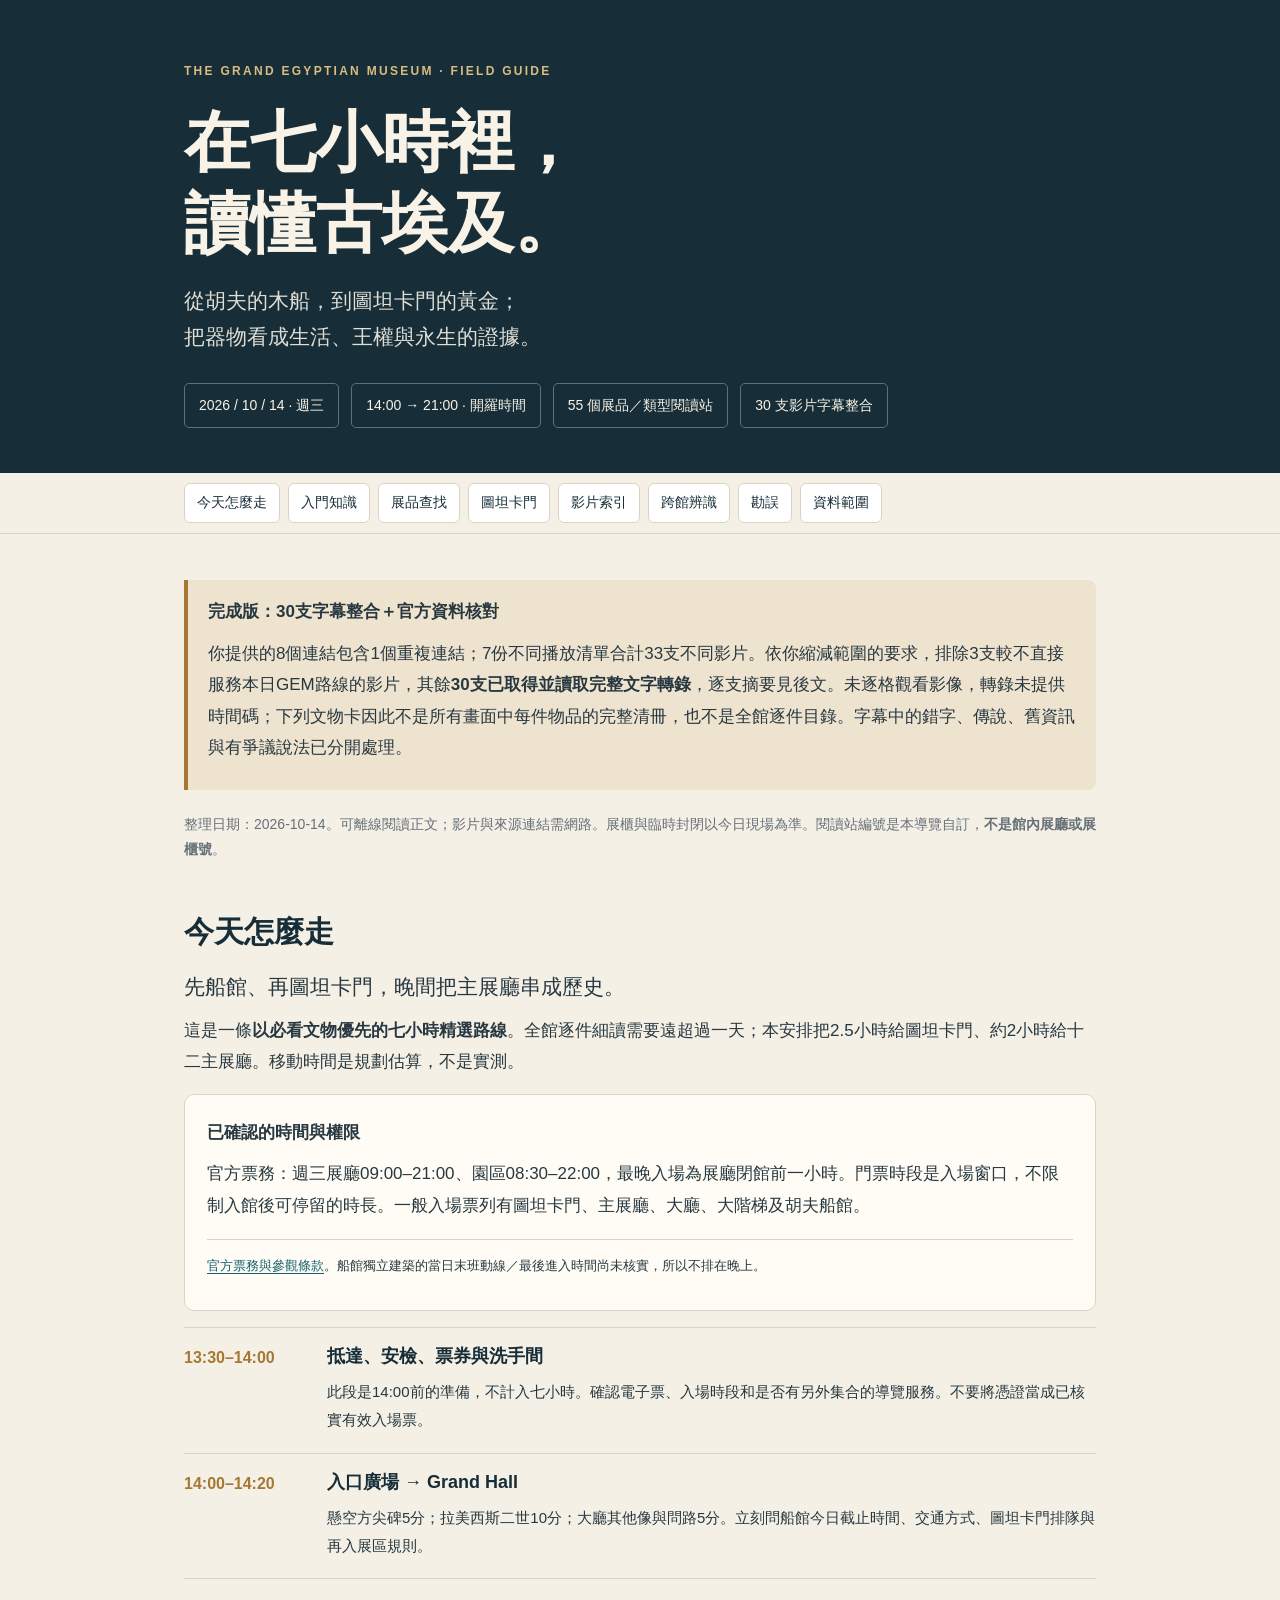
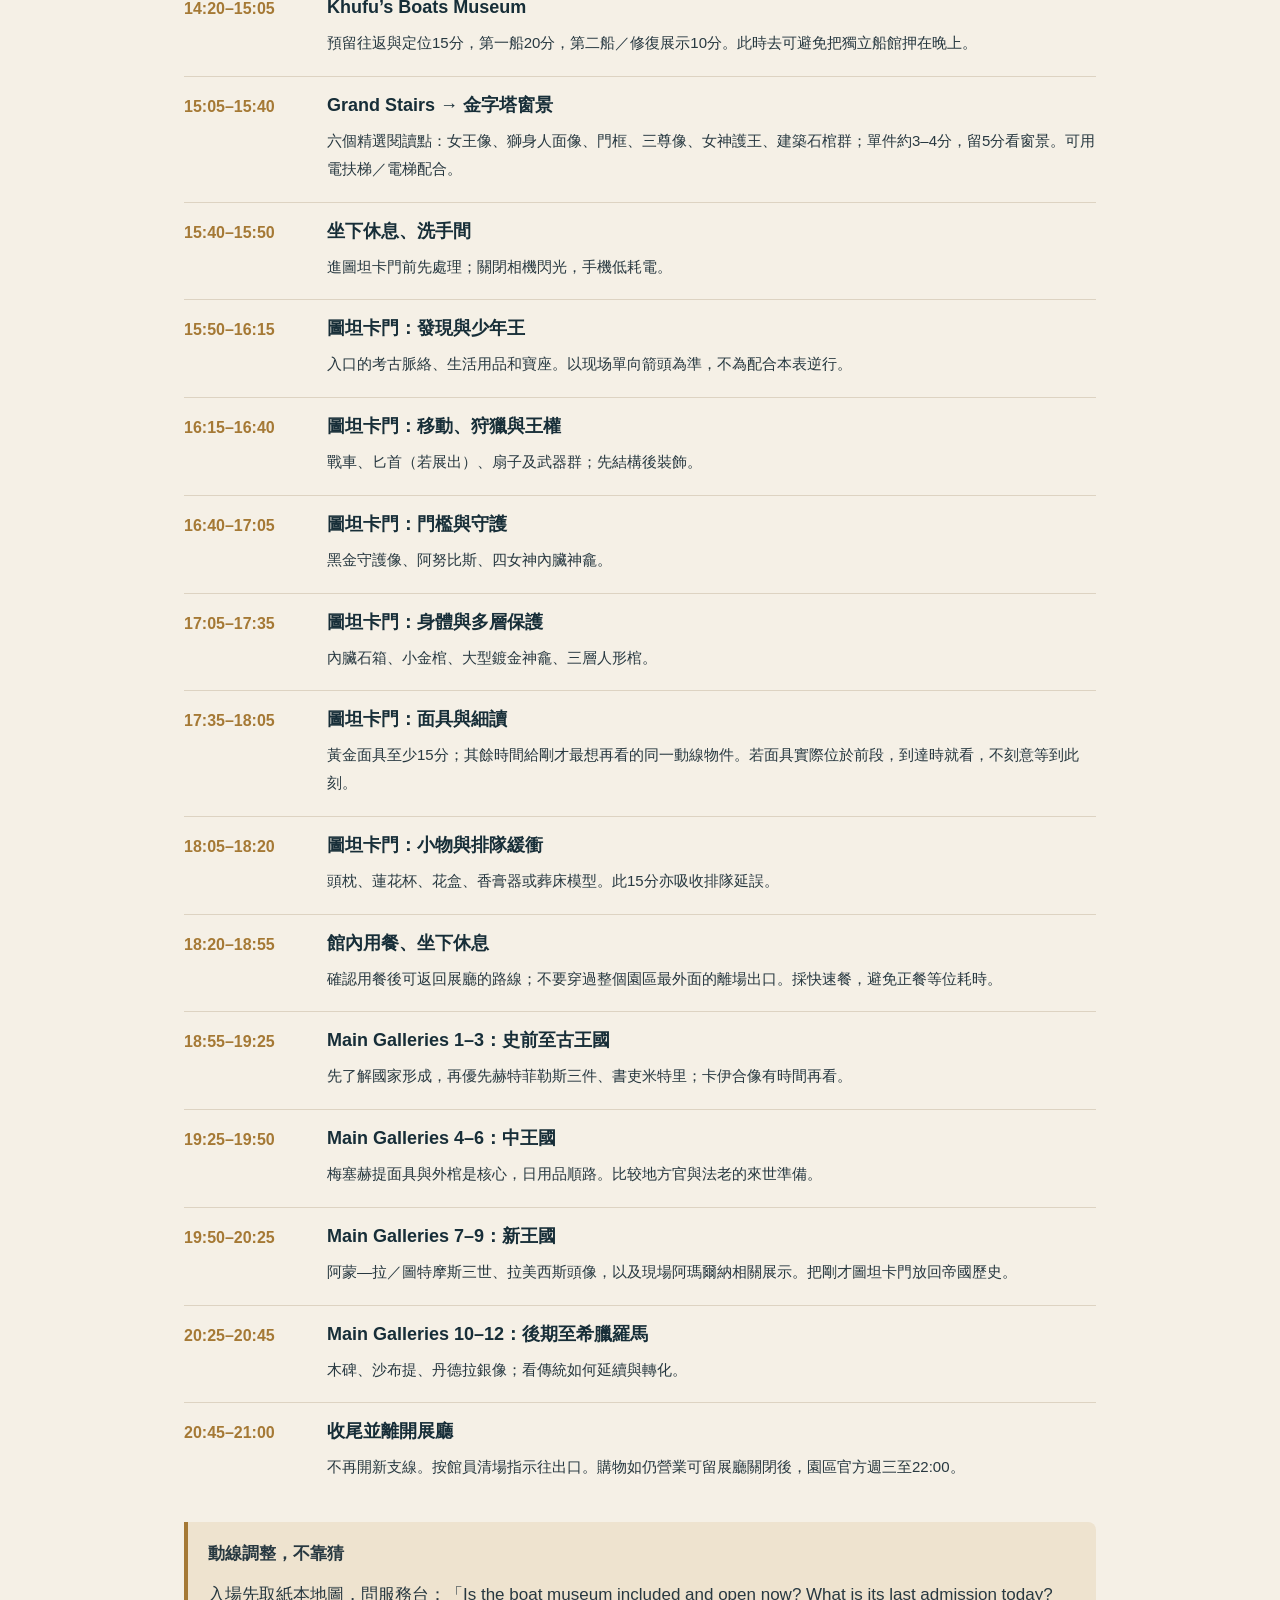
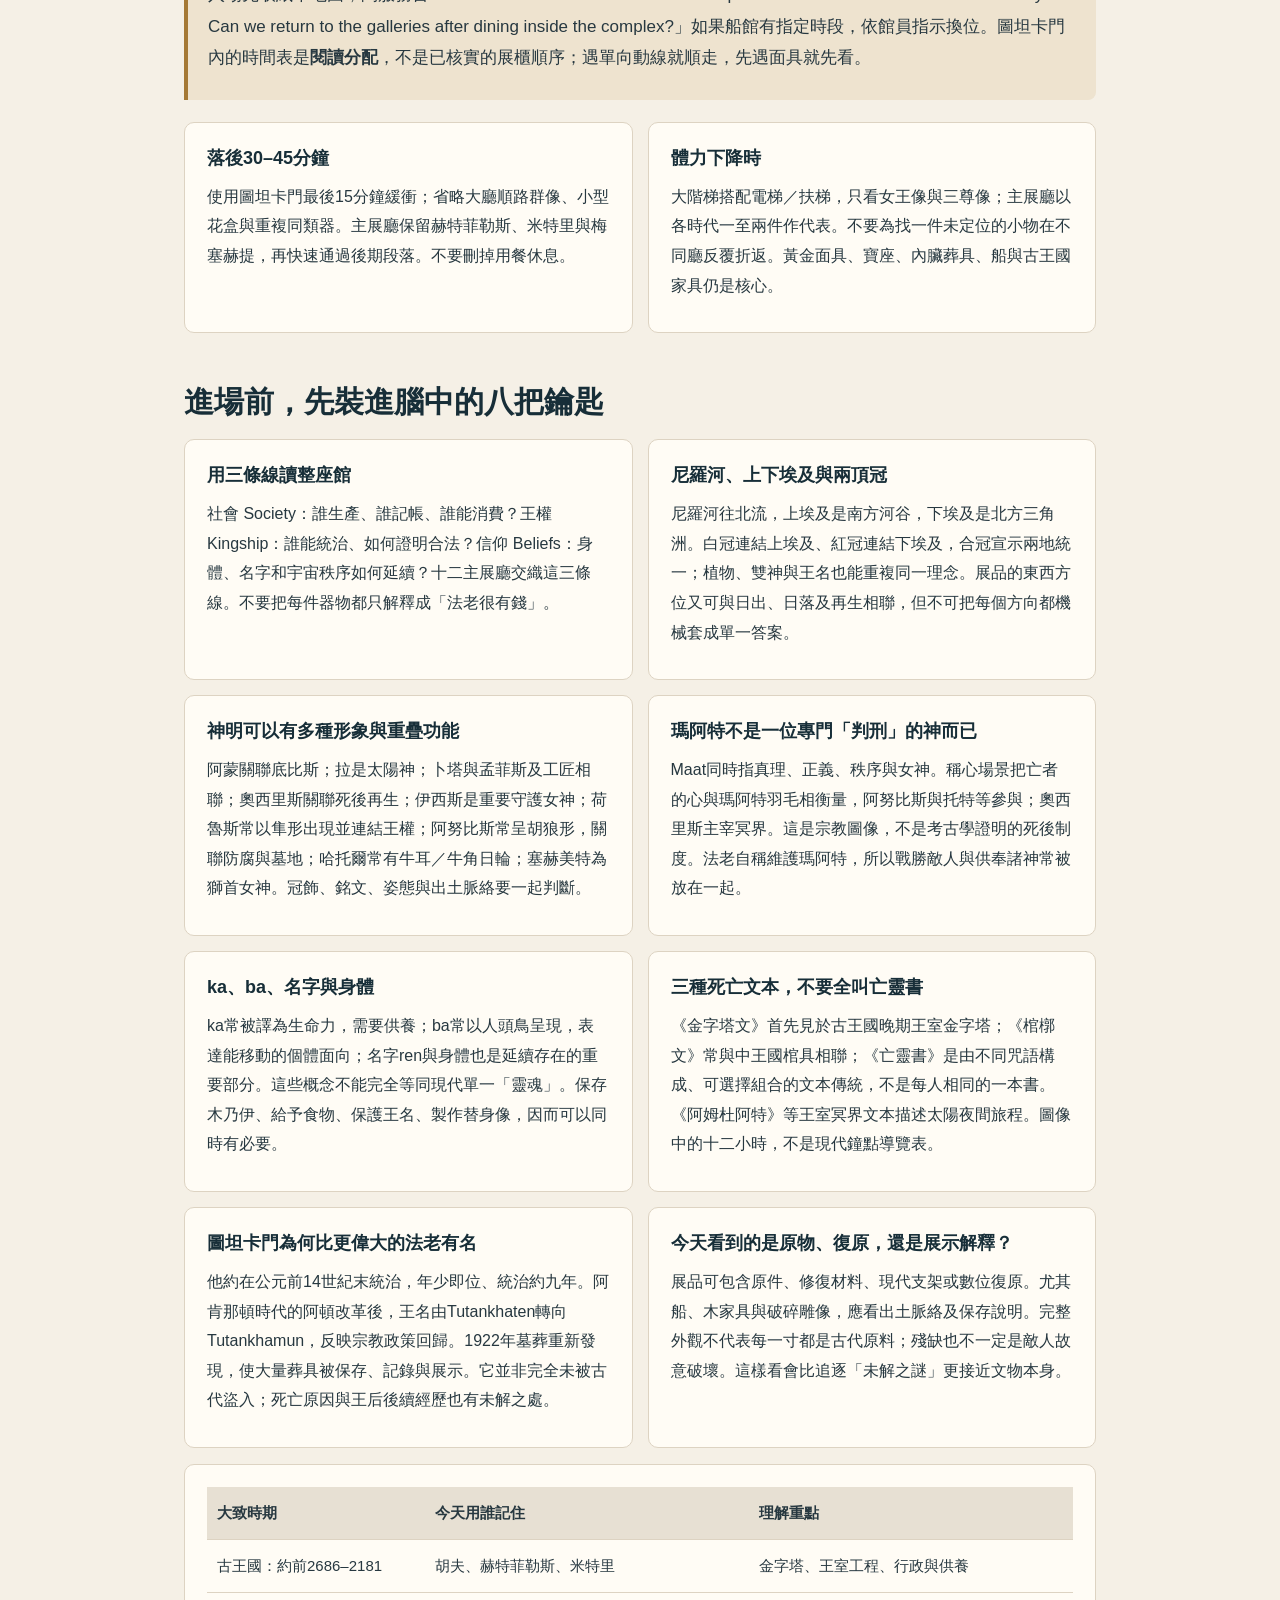
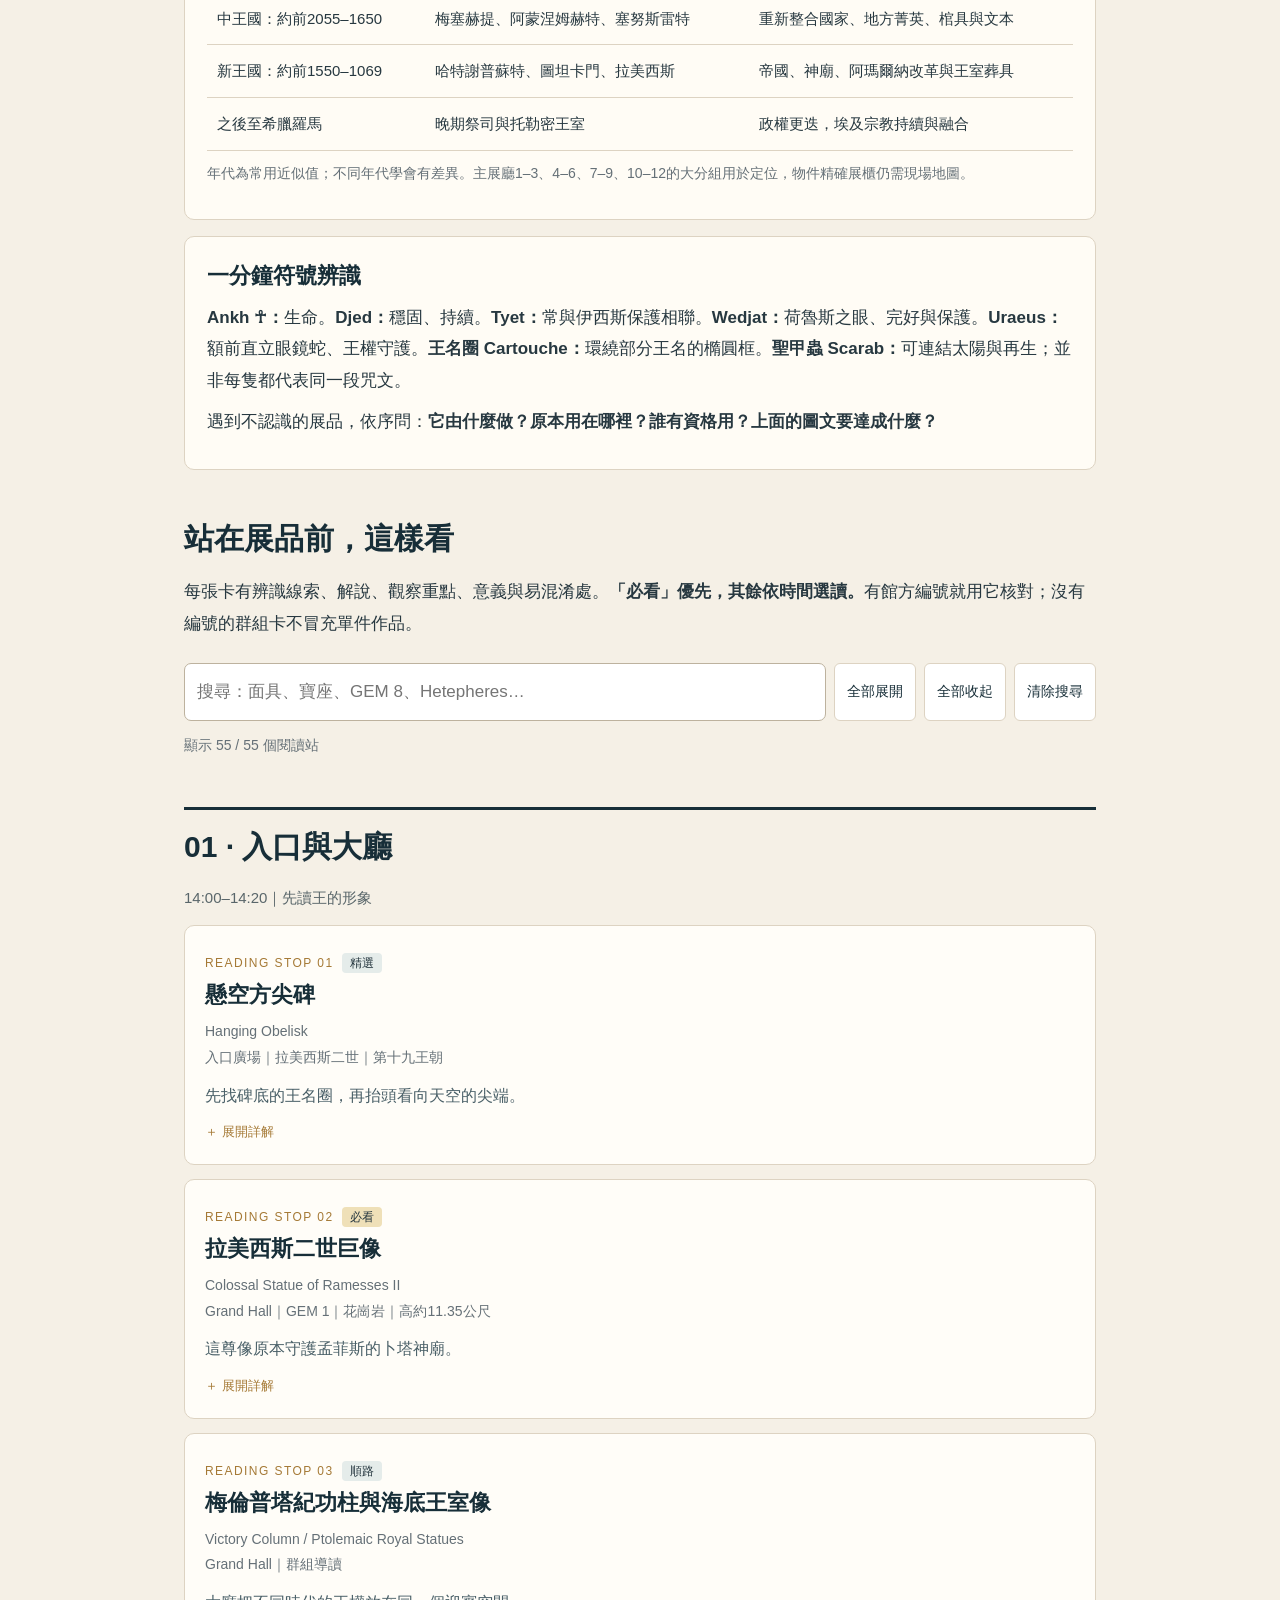
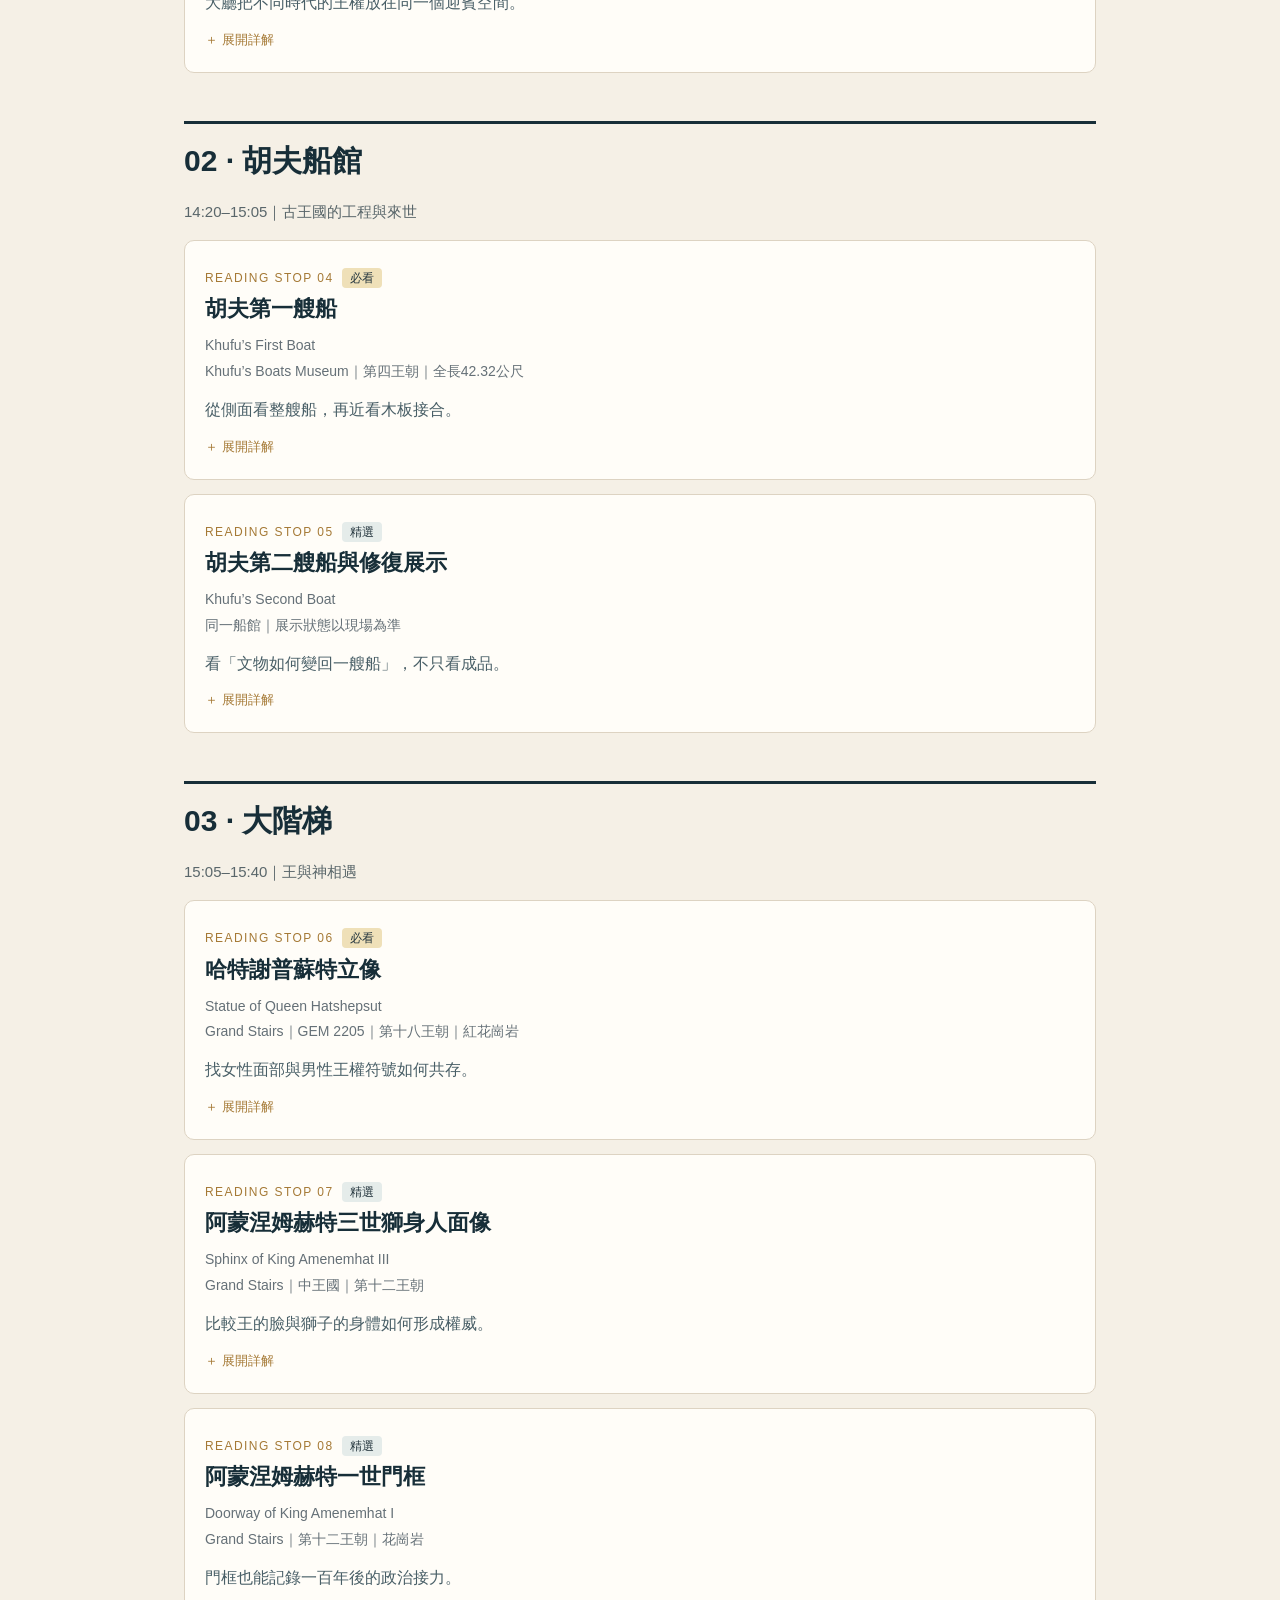
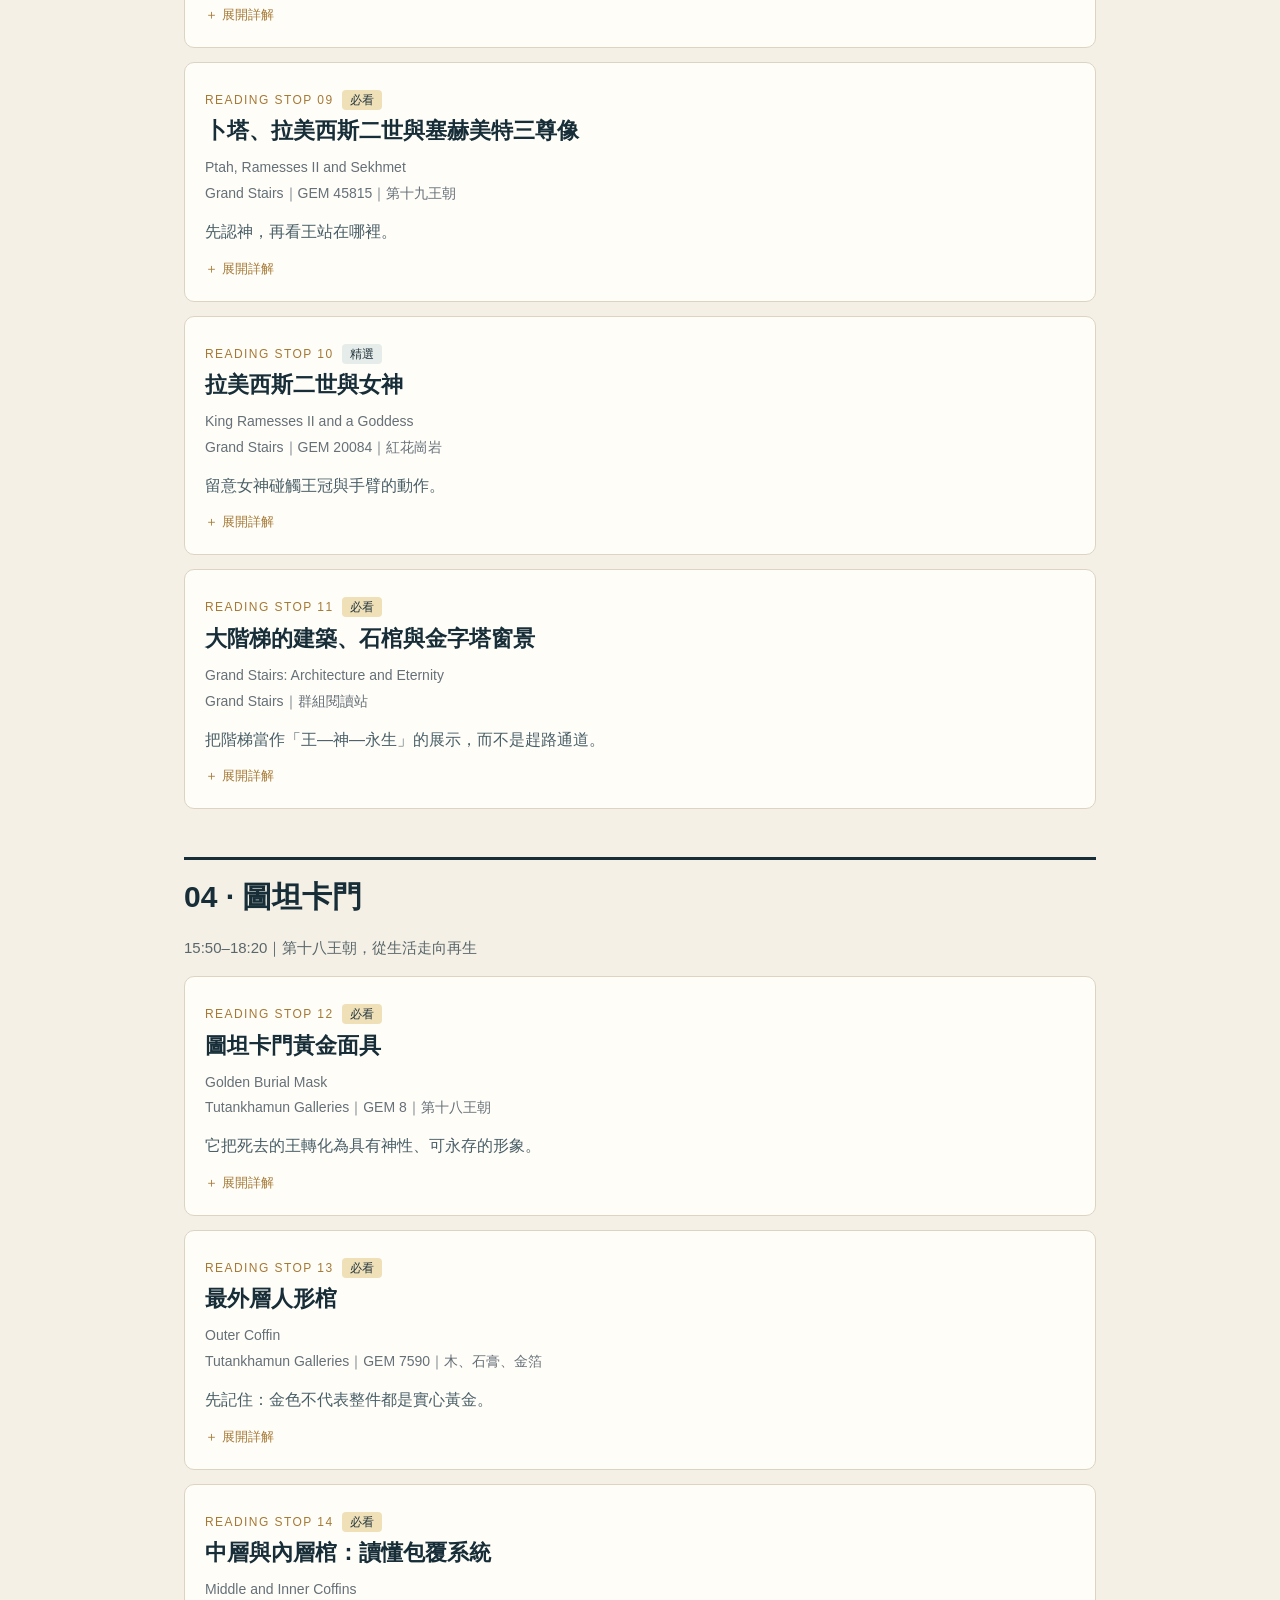
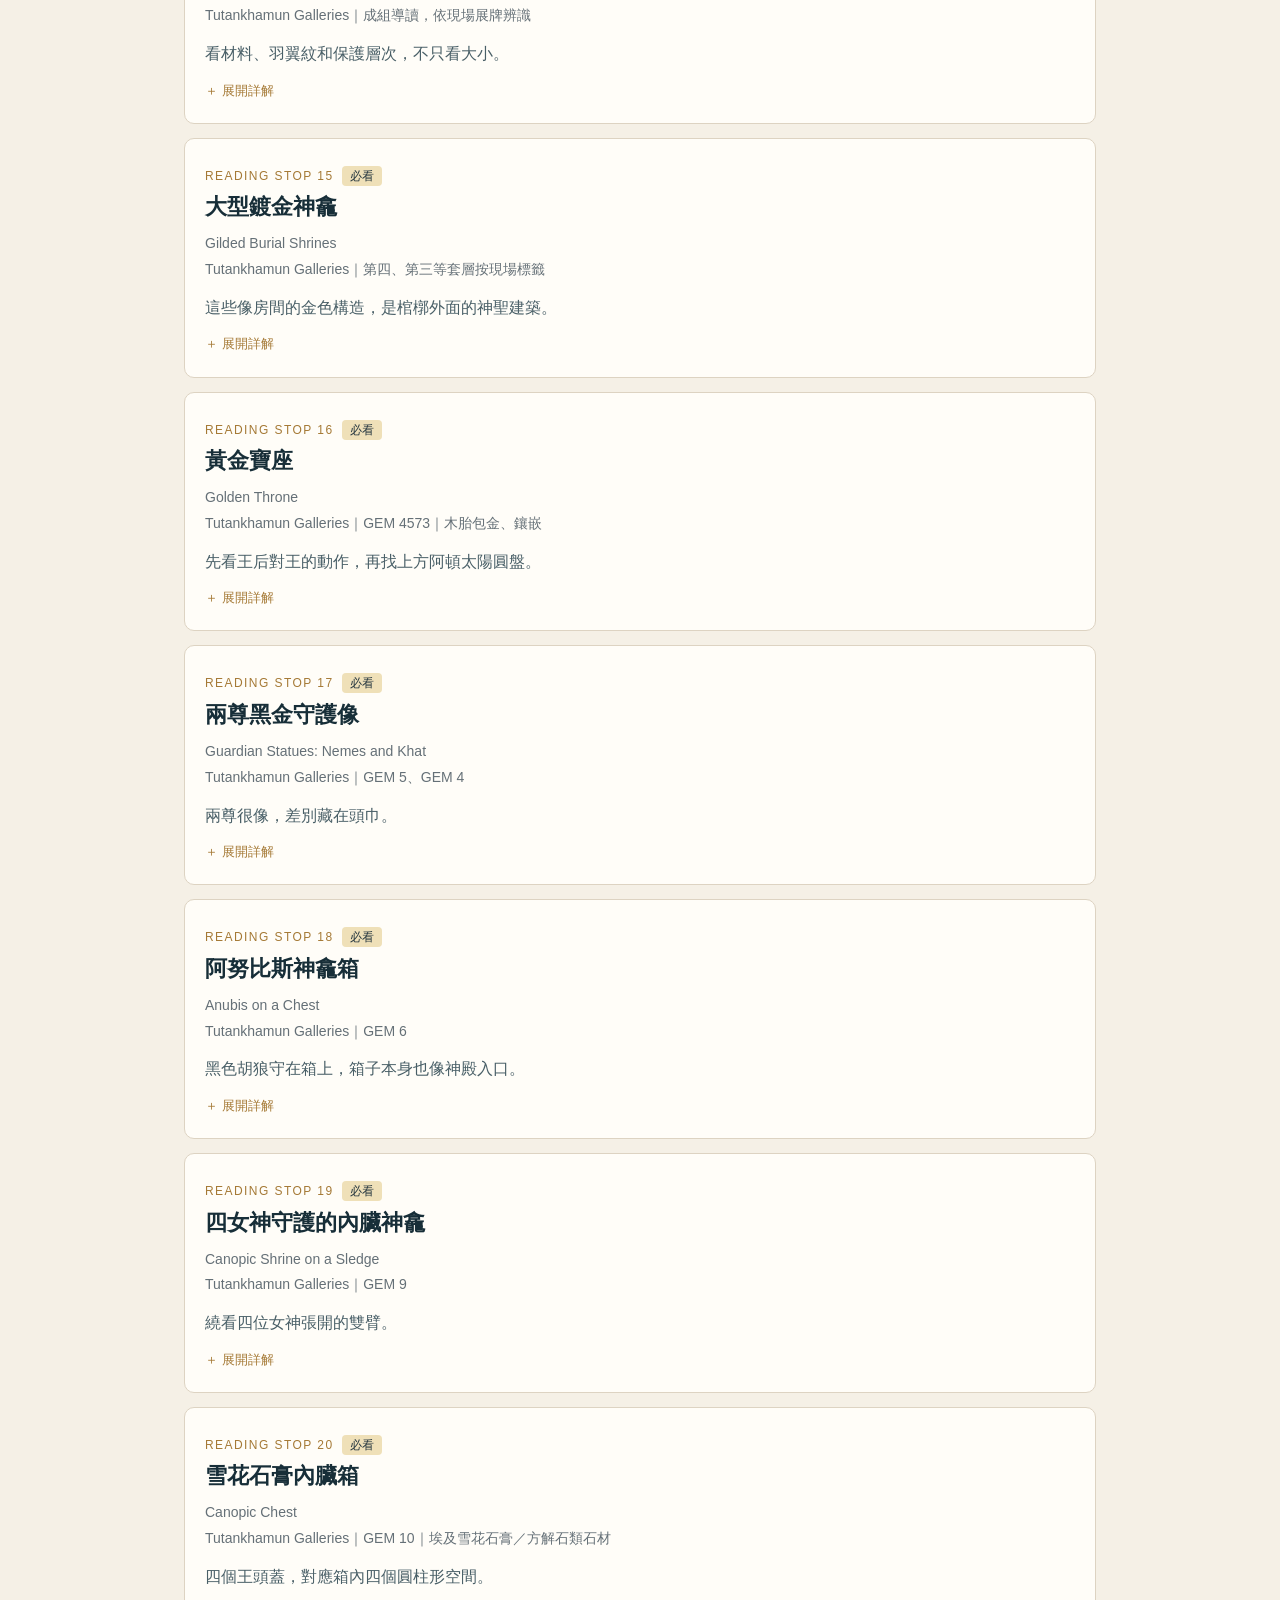
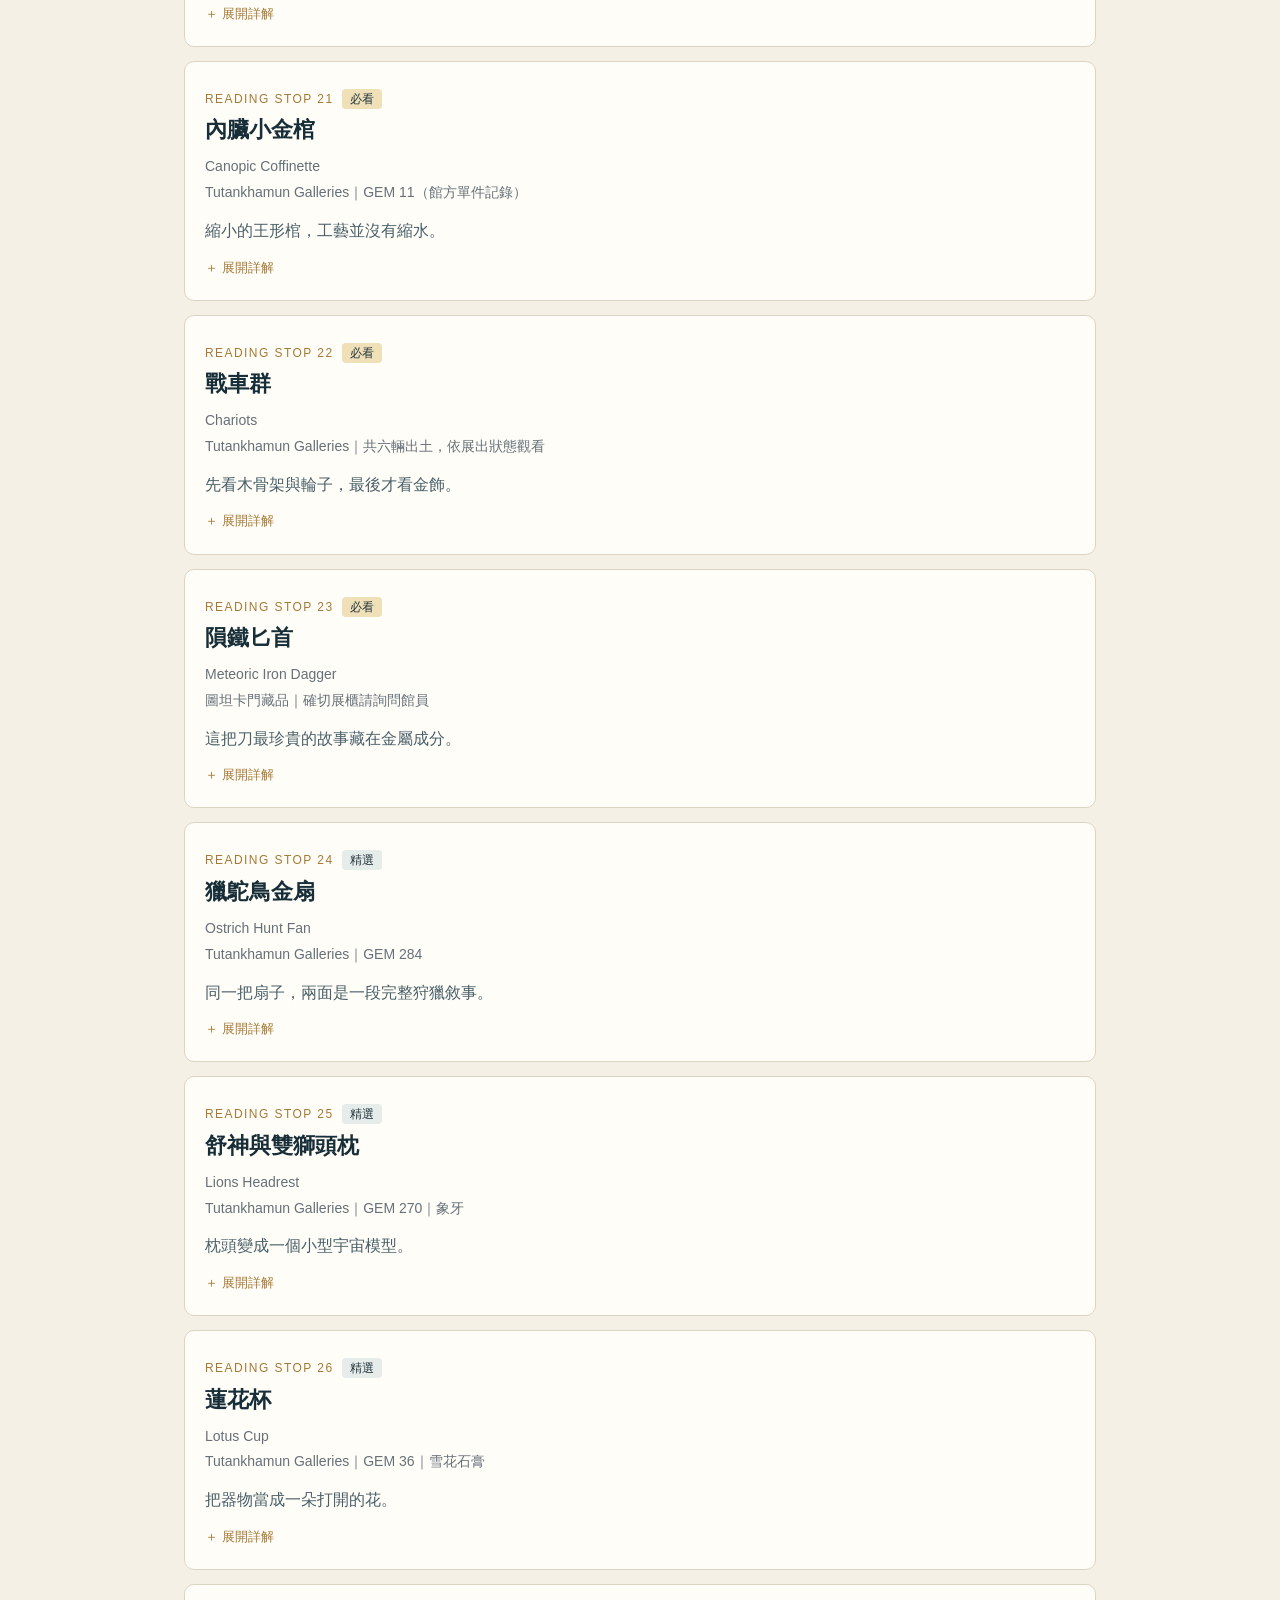
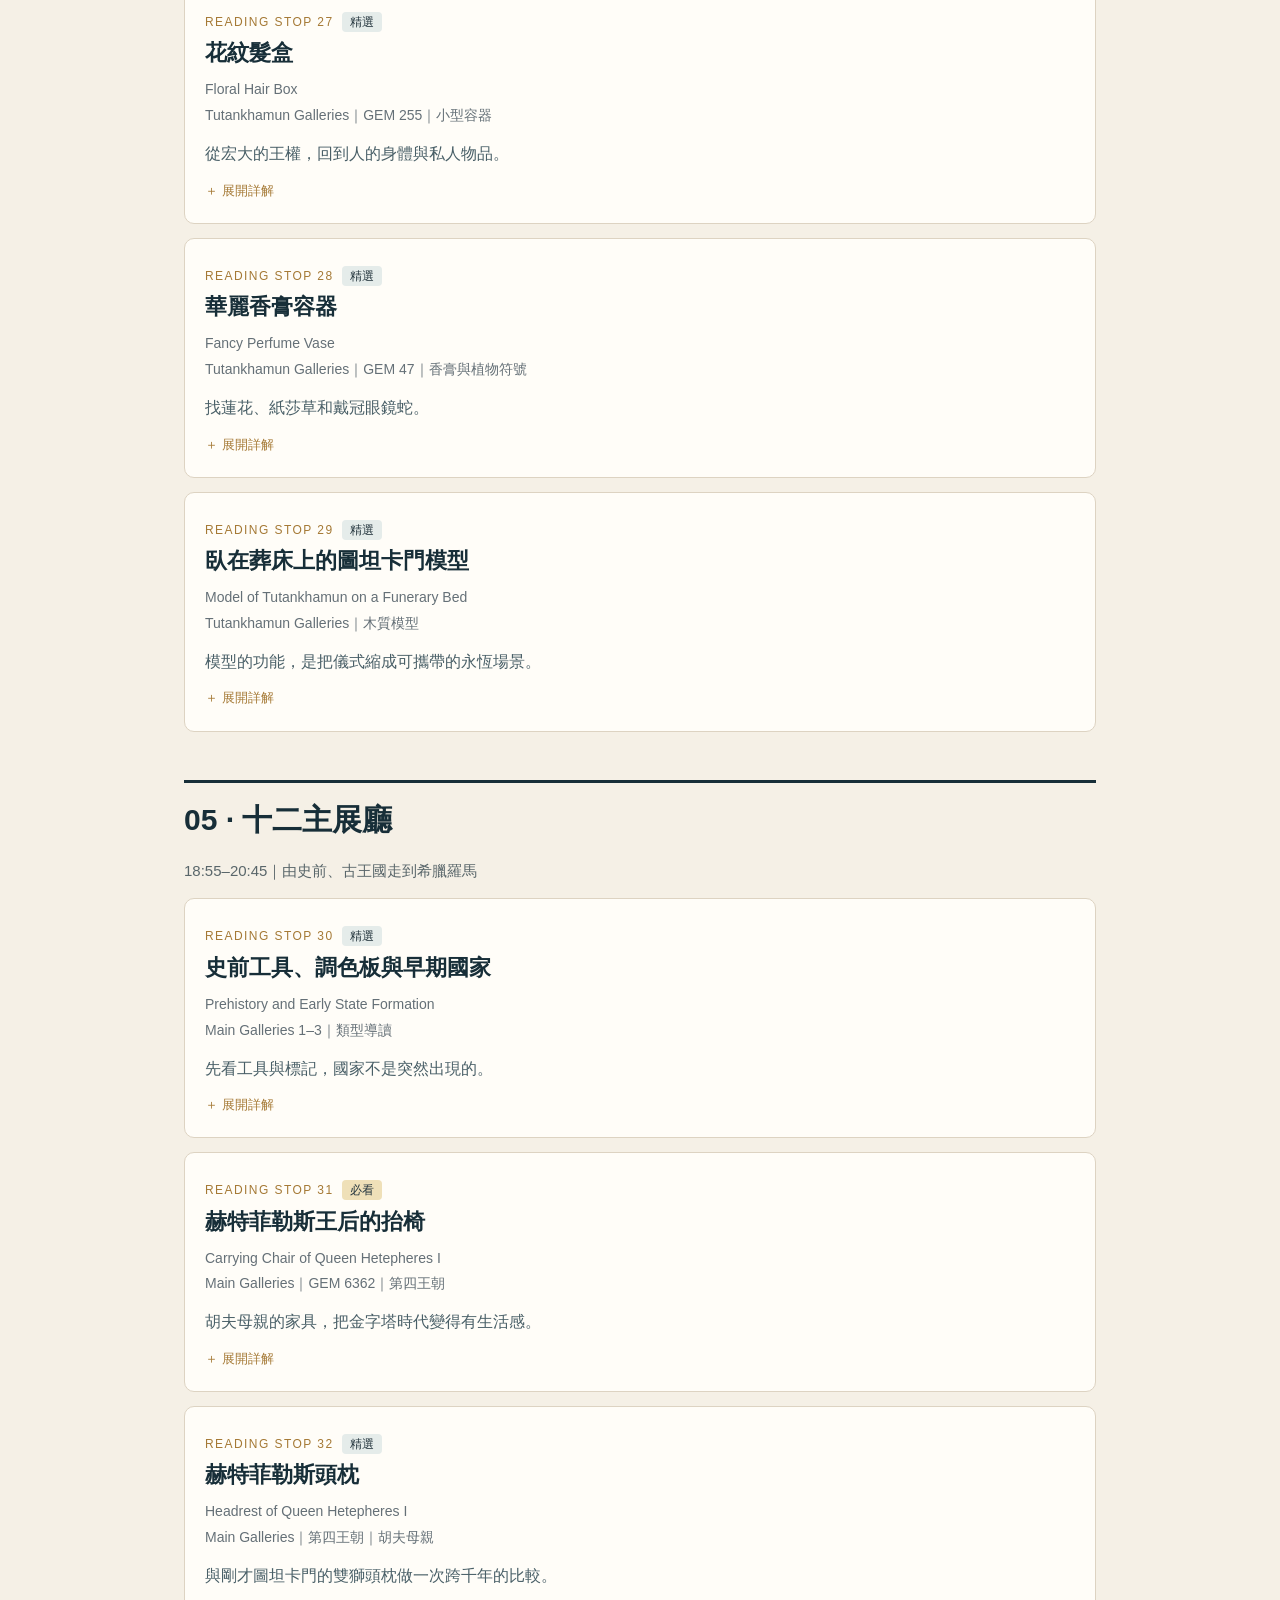
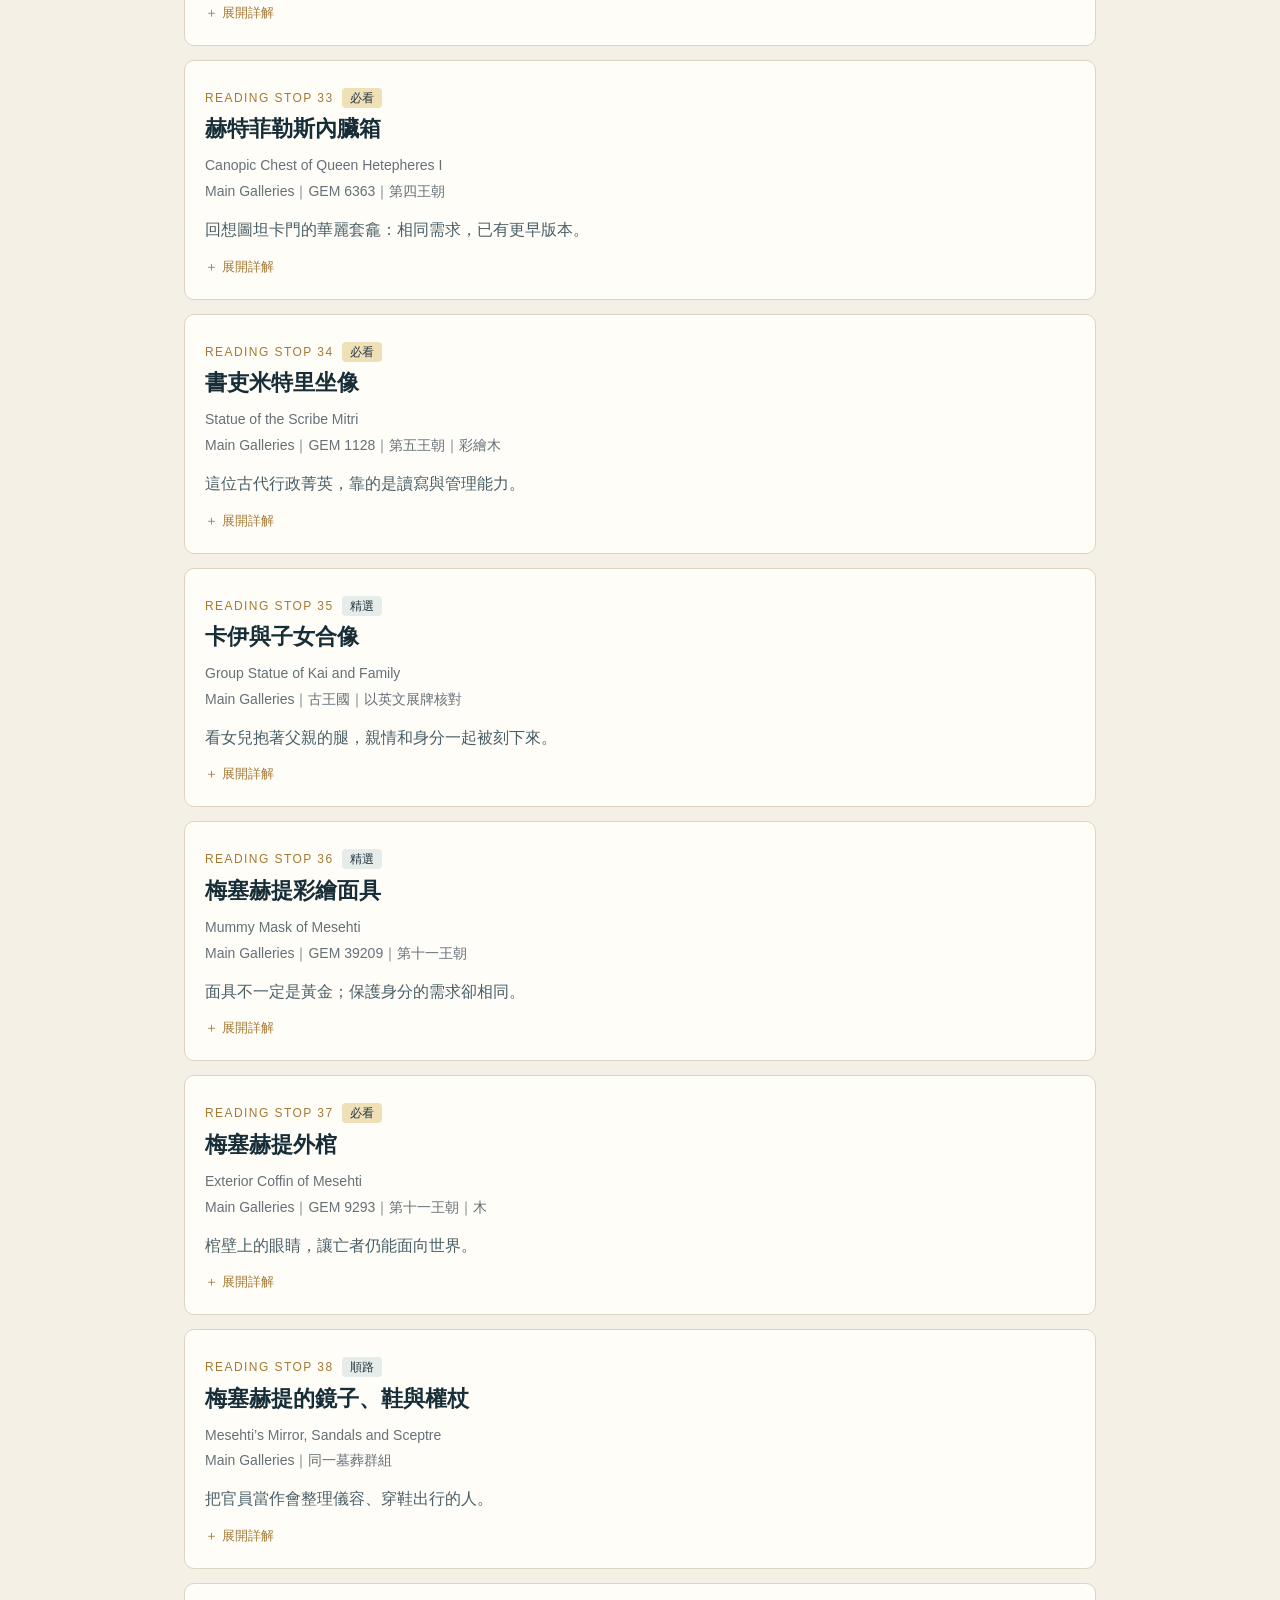
<file: source/content/GEM_2026-10-14_Pocket_Guide.html>
<!doctype html><html lang="zh-Hant"><head><meta charset="utf-8"><meta name="viewport" content="width=device-width, initial-scale=1"><meta name="description" content="2026年10月14日大埃及博物館七小時中文隨身導覽；30支完整文字轉錄整合、55張展品閱讀卡與官方資料核對。"><title>GEM 大埃及博物館｜七小時隨身導覽</title><style>
:root{--ink:#172e38;--gold:#a57935;--paper:#f5f0e6;--line:#ddd3c2;--soft:#e7e0d3;--text:#273840}*{box-sizing:border-box}html{scroll-behavior:smooth;scroll-padding-top:135px}body{margin:0;color:var(--text);background:var(--paper);font:17px/1.85 -apple-system,BlinkMacSystemFont,"Noto Sans CJK TC","PingFang TC","Microsoft JhengHei",sans-serif}a{color:#17616d;text-decoration-thickness:1px;text-underline-offset:3px}main{max-width:960px;margin:auto;padding:24px}header{background:var(--ink);color:#f9f3e7;padding:60px 28px 45px}.cover{max-width:912px;margin:auto}.eyebrow{font-size:12px;letter-spacing:.19em;color:#d9bc80;font-weight:700}h1{font-size:clamp(36px,7vw,66px);line-height:1.22;margin:20px 0}header p{max-width:720px;color:#dfddd4}.stats{display:flex;gap:12px;flex-wrap:wrap;margin-top:28px}.stats span{border:1px solid #607178;padding:9px 14px;border-radius:5px;font-size:14px}nav{position:sticky;top:0;z-index:4;background:#f5f0e6f5;border-bottom:1px solid var(--line);backdrop-filter:blur(8px);padding:10px 20px}.navinner{max-width:912px;margin:auto;display:flex;gap:8px;flex-wrap:wrap}nav a,.button{font:inherit;font-size:14px;border:1px solid var(--line);padding:6px 12px;border-radius:6px;background:white;text-decoration:none;color:var(--ink);cursor:pointer}h2{font-size:30px;color:var(--ink);line-height:1.4;margin:48px 0 16px}h3{font-size:22px;line-height:1.5;margin:0 0 8px;color:var(--ink)}p{margin:10px 0}.lead{font-size:21px;line-height:1.7}.notice{border-left:4px solid var(--gold);background:#eee3cf;padding:16px 20px;border-radius:0 8px 8px 0;margin:22px 0}.panel{border:1px solid var(--line);background:#fffcf5;border-radius:10px;padding:22px;margin:16px 0}.muted,.meta{font-size:14px;color:#657077}.kicker{color:var(--gold);font-weight:700;font-size:13px;letter-spacing:.08em}.route{display:grid;grid-template-columns:125px 1fr;border-top:1px solid var(--line);padding:15px 0;gap:18px}.route time{color:var(--gold);font-weight:750;font-size:16px}.route h3{font-size:18px}.route p{font-size:15px;margin:4px 0}.grid{display:grid;grid-template-columns:1fr 1fr;gap:15px}.grid .panel{margin:0}.grid h3{font-size:18px}.grid p{font-size:16px}table{border-collapse:collapse;width:100%;font-size:15px}td,th{text-align:left;border-bottom:1px solid var(--line);padding:12px 10px;vertical-align:top}th{background:var(--soft)}.tablewrap{overflow:auto}.searchbar{display:flex;gap:8px;flex-wrap:wrap;margin:24px 0 12px}input[type=search]{flex:1;min-width:200px;font:inherit;border:1px solid #bdb29e;border-radius:7px;padding:12px;background:#fff}details.card{background:#fffdf8;border:1px solid var(--line);border-radius:10px;margin:14px 0;overflow:hidden}summary{cursor:pointer;padding:20px;list-style:none}summary::-webkit-details-marker{display:none}summary:after{content:'＋ 展開詳解';font-size:13px;color:var(--gold);display:block;margin-top:8px}details[open] summary:after{content:'− 收起'}details[open] summary{border-bottom:1px solid var(--line)}.cardbody{padding:8px 22px 22px}.num{font-size:12px;letter-spacing:.12em;color:var(--gold)}.badge{font-size:12px;background:#e5ecea;padding:3px 8px;margin-left:8px;border-radius:4px;white-space:nowrap}.badge.must{background:#efe0b8}.one{font-size:16px;color:#495f67}.label{font-weight:700;color:#526b72;font-size:14px;display:block;margin-top:16px}.cardbody p{font-size:16px}.look{background:#f0eee7;padding:12px 15px;border-radius:5px}.sources{font-size:13px;border-top:1px solid var(--line);padding-top:14px;margin-top:18px}.vrow{padding:14px 0;border-bottom:1px solid var(--line)}.vrow a{font-weight:650}.vrow p{font-size:14px}.checklist{padding-left:22px}.checklist li{padding:5px 0}.sectionhead{border-top:3px solid var(--ink);padding-top:16px}.end{margin-top:50px;border-top:1px solid var(--line);padding:25px 0 60px}.hidden{display:none!important}footer{font-size:13px;color:#657077}.groupnote{font-size:15px;color:#59666a}button:focus-visible,a:focus-visible,input:focus-visible,summary:focus-visible{outline:3px solid #bd8a39;outline-offset:3px}@media(max-width:640px){main{padding:17px}.grid{grid-template-columns:1fr}header{padding:38px 20px 32px}h2{font-size:26px}.route{grid-template-columns:1fr;gap:0}.route time{font-size:13px}summary{padding:17px}.cardbody{padding:8px 17px 20px}nav{padding:8px 12px}nav a{font-size:12px;padding:5px 8px}.panel{padding:18px}td,th{padding:10px 7px}body{font-size:16px}}@media print{nav,.searchbar,.button{display:none}header{background:white;color:#172e38;padding:20px 0}header p{color:#273840}.stats span{border-color:#aaa}main{max-width:none;padding:0}body{font-size:10pt;background:white}h2{break-before:page;margin-top:10px}details{break-inside:avoid}details>div{display:block!important}summary:after{display:none}a{color:inherit}.route{padding:8px 0}.cardbody p{font-size:10pt}.grid p{font-size:10pt}.panel{padding:12px}.sources{font-size:8pt}h3{font-size:14pt}header h1{font-size:35pt} }
</style></head><body>
<header id="top"><div class="cover"><div class="eyebrow">THE GRAND EGYPTIAN MUSEUM · FIELD GUIDE</div><h1>在七小時裡，<br>讀懂古埃及。</h1><p class="lead">從胡夫的木船，到圖坦卡門的黃金；<br>把器物看成生活、王權與永生的證據。</p><div class="stats"><span>2026 / 10 / 14 · 週三</span><span>14:00 → 21:00 · 開羅時間</span><span>55 個展品／類型閱讀站</span><span>30 支影片字幕整合</span></div></div></header>
<nav><div class="navinner"><a href="#today">今天怎麼走</a><a href="#knowledge">入門知識</a><a href="#objects">展品查找</a><a href="#tut">圖坦卡門</a><a href="#videos">影片索引</a><a href="#crossmuseum">跨館辨識</a><a href="#corrections">勘誤</a><a href="#limits">資料範圍</a></div></nav><main>
<div class="notice"><strong>完成版：30支字幕整合＋官方資料核對</strong><p>你提供的8個連結包含1個重複連結；7份不同播放清單合計33支不同影片。依你縮減範圍的要求，排除3支較不直接服務本日GEM路線的影片，其餘<strong>30支已取得並讀取完整文字轉錄</strong>，逐支摘要見後文。未逐格觀看影像，轉錄未提供時間碼；下列文物卡因此不是所有畫面中每件物品的完整清冊，也不是全館逐件目錄。字幕中的錯字、傳說、舊資訊與有爭議說法已分開處理。</p></div>
<p class="muted">整理日期：2026-10-14。可離線閱讀正文；影片與來源連結需網路。展櫃與臨時封閉以今日現場為準。閱讀站編號是本導覽自訂，<strong>不是館內展廳或展櫃號</strong>。</p>
<section id="today"><h2>今天怎麼走</h2><p class="lead">先船館、再圖坦卡門，晚間把主展廳串成歷史。</p><p>這是一條<strong>以必看文物優先的七小時精選路線</strong>。全館逐件細讀需要遠超過一天；本安排把2.5小時給圖坦卡門、約2小時給十二主展廳。移動時間是規劃估算，不是實測。</p><div class="panel"><strong>已確認的時間與權限</strong><p>官方票務：週三展廳09:00–21:00、園區08:30–22:00，最晚入場為展廳閉館前一小時。門票時段是入場窗口，不限制入館後可停留的時長。一般入場票列有圖坦卡門、主展廳、大廳、大階梯及胡夫船館。</p><p class="sources"><a href="https://tickets.gem.eg/">官方票務與參觀條款</a>。船館獨立建築的當日末班動線／最後進入時間尚未核實，所以不排在晚上。</p></div>
<div class="route"><time>13:30–14:00</time><div><h3>抵達、安檢、票券與洗手間</h3><p>此段是14:00前的準備，不計入七小時。確認電子票、入場時段和是否有另外集合的導覽服務。不要將憑證當成已核實有效入場票。</p></div></div>
<div class="route"><time>14:00–14:20</time><div><h3>入口廣場 → Grand Hall</h3><p>懸空方尖碑5分；拉美西斯二世10分；大廳其他像與問路5分。立刻問船館今日截止時間、交通方式、圖坦卡門排隊與再入展區規則。</p></div></div>
<div class="route"><time>14:20–15:05</time><div><h3>Khufu’s Boats Museum</h3><p>預留往返與定位15分，第一船20分，第二船／修復展示10分。此時去可避免把獨立船館押在晚上。</p></div></div>
<div class="route"><time>15:05–15:40</time><div><h3>Grand Stairs → 金字塔窗景</h3><p>六個精選閱讀點：女王像、獅身人面像、門框、三尊像、女神護王、建築石棺群；單件約3–4分，留5分看窗景。可用電扶梯／電梯配合。</p></div></div>
<div class="route"><time>15:40–15:50</time><div><h3>坐下休息、洗手間</h3><p>進圖坦卡門前先處理；關閉相機閃光，手機低耗電。</p></div></div>
<div class="route"><time>15:50–16:15</time><div><h3>圖坦卡門：發現與少年王</h3><p>入口的考古脈絡、生活用品和寶座。以现场單向箭頭為準，不為配合本表逆行。</p></div></div>
<div class="route"><time>16:15–16:40</time><div><h3>圖坦卡門：移動、狩獵與王權</h3><p>戰車、匕首（若展出）、扇子及武器群；先結構後裝飾。</p></div></div>
<div class="route"><time>16:40–17:05</time><div><h3>圖坦卡門：門檻與守護</h3><p>黑金守護像、阿努比斯、四女神內臟神龕。</p></div></div>
<div class="route"><time>17:05–17:35</time><div><h3>圖坦卡門：身體與多層保護</h3><p>內臟石箱、小金棺、大型鍍金神龕、三層人形棺。</p></div></div>
<div class="route"><time>17:35–18:05</time><div><h3>圖坦卡門：面具與細讀</h3><p>黃金面具至少15分；其餘時間給剛才最想再看的同一動線物件。若面具實際位於前段，到達時就看，不刻意等到此刻。</p></div></div>
<div class="route"><time>18:05–18:20</time><div><h3>圖坦卡門：小物與排隊緩衝</h3><p>頭枕、蓮花杯、花盒、香膏器或葬床模型。此15分亦吸收排隊延誤。</p></div></div>
<div class="route"><time>18:20–18:55</time><div><h3>館內用餐、坐下休息</h3><p>確認用餐後可返回展廳的路線；不要穿過整個園區最外面的離場出口。採快速餐，避免正餐等位耗時。</p></div></div>
<div class="route"><time>18:55–19:25</time><div><h3>Main Galleries 1–3：史前至古王國</h3><p>先了解國家形成，再優先赫特菲勒斯三件、書吏米特里；卡伊合像有時間再看。</p></div></div>
<div class="route"><time>19:25–19:50</time><div><h3>Main Galleries 4–6：中王國</h3><p>梅塞赫提面具與外棺是核心，日用品順路。比较地方官與法老的來世準備。</p></div></div>
<div class="route"><time>19:50–20:25</time><div><h3>Main Galleries 7–9：新王國</h3><p>阿蒙—拉／圖特摩斯三世、拉美西斯頭像，以及現場阿瑪爾納相關展示。把剛才圖坦卡門放回帝國歷史。</p></div></div>
<div class="route"><time>20:25–20:45</time><div><h3>Main Galleries 10–12：後期至希臘羅馬</h3><p>木碑、沙布提、丹德拉銀像；看傳統如何延續與轉化。</p></div></div>
<div class="route"><time>20:45–21:00</time><div><h3>收尾並離開展廳</h3><p>不再開新支線。按館員清場指示往出口。購物如仍營業可留展廳關閉後，園區官方週三至22:00。</p></div></div>
<div class="notice"><strong>動線調整，不靠猜</strong><p>入場先取紙本地圖，問服務台：「Is the boat museum included and open now? What is its last admission today? Can we return to the galleries after dining inside the complex?」如果船館有指定時段，依館員指示換位。圖坦卡門內的時間表是<strong>閱讀分配</strong>，不是已核實的展櫃順序；遇單向動線就順走，先遇面具就先看。</p></div><div class="grid"><div class="panel"><h3>落後30–45分鐘</h3><p>使用圖坦卡門最後15分鐘緩衝；省略大廳順路群像、小型花盒與重複同類器。主展廳保留赫特菲勒斯、米特里與梅塞赫提，再快速通過後期段落。不要刪掉用餐休息。</p></div><div class="panel"><h3>體力下降時</h3><p>大階梯搭配電梯／扶梯，只看女王像與三尊像；主展廳以各時代一至兩件作代表。不要為找一件未定位的小物在不同廳反覆折返。黃金面具、寶座、內臟葬具、船與古王國家具仍是核心。</p></div></div></section>
<section id="knowledge"><h2>進場前，先裝進腦中的八把鑰匙</h2><div class="grid">
<article class="panel"><h3>用三條線讀整座館</h3><p>社會 Society：誰生產、誰記帳、誰能消費？王權 Kingship：誰能統治、如何證明合法？信仰 Beliefs：身體、名字和宇宙秩序如何延續？十二主展廳交織這三條線。不要把每件器物都只解釋成「法老很有錢」。</p></article>
<article class="panel"><h3>尼羅河、上下埃及與兩頂冠</h3><p>尼羅河往北流，上埃及是南方河谷，下埃及是北方三角洲。白冠連結上埃及、紅冠連結下埃及，合冠宣示兩地統一；植物、雙神與王名也能重複同一理念。展品的東西方位又可與日出、日落及再生相聯，但不可把每個方向都機械套成單一答案。</p></article>
<article class="panel"><h3>神明可以有多種形象與重疊功能</h3><p>阿蒙關聯底比斯；拉是太陽神；卜塔與孟菲斯及工匠相聯；奧西里斯關聯死後再生；伊西斯是重要守護女神；荷魯斯常以隼形出現並連結王權；阿努比斯常呈胡狼形，關聯防腐與墓地；哈托爾常有牛耳／牛角日輪；塞赫美特為獅首女神。冠飾、銘文、姿態與出土脈絡要一起判斷。</p></article>
<article class="panel"><h3>瑪阿特不是一位專門「判刑」的神而已</h3><p>Maat同時指真理、正義、秩序與女神。稱心場景把亡者的心與瑪阿特羽毛相衡量，阿努比斯與托特等參與；奧西里斯主宰冥界。這是宗教圖像，不是考古學證明的死後制度。法老自稱維護瑪阿特，所以戰勝敵人與供奉諸神常被放在一起。</p></article>
<article class="panel"><h3>ka、ba、名字與身體</h3><p>ka常被譯為生命力，需要供養；ba常以人頭鳥呈現，表達能移動的個體面向；名字ren與身體也是延續存在的重要部分。這些概念不能完全等同現代單一「靈魂」。保存木乃伊、給予食物、保護王名、製作替身像，因而可以同時有必要。</p></article>
<article class="panel"><h3>三種死亡文本，不要全叫亡靈書</h3><p>《金字塔文》首先見於古王國晚期王室金字塔；《棺槨文》常與中王國棺具相聯；《亡靈書》是由不同咒語構成、可選擇組合的文本傳統，不是每人相同的一本書。《阿姆杜阿特》等王室冥界文本描述太陽夜間旅程。圖像中的十二小時，不是現代鐘點導覽表。</p></article>
<article class="panel"><h3>圖坦卡門為何比更偉大的法老有名</h3><p>他約在公元前14世紀末統治，年少即位、統治約九年。阿肯那頓時代的阿頓改革後，王名由Tutankhaten轉向Tutankhamun，反映宗教政策回歸。1922年墓葬重新發現，使大量葬具被保存、記錄與展示。它並非完全未被古代盜入；死亡原因與王后後續經歷也有未解之處。</p></article>
<article class="panel"><h3>今天看到的是原物、復原，還是展示解釋？</h3><p>展品可包含原件、修復材料、現代支架或數位復原。尤其船、木家具與破碎雕像，應看出土脈絡及保存說明。完整外觀不代表每一寸都是古代原料；殘缺也不一定是敵人故意破壞。這樣看會比追逐「未解之謎」更接近文物本身。</p></article>
</div><div class="tablewrap panel"><table><thead><tr><th>大致時期</th><th>今天用誰記住</th><th>理解重點</th></tr></thead><tbody><tr><td>古王國：約前2686–2181</td><td>胡夫、赫特菲勒斯、米特里</td><td>金字塔、王室工程、行政與供養</td></tr><tr><td>中王國：約前2055–1650</td><td>梅塞赫提、阿蒙涅姆赫特、塞努斯雷特</td><td>重新整合國家、地方菁英、棺具與文本</td></tr><tr><td>新王國：約前1550–1069</td><td>哈特謝普蘇特、圖坦卡門、拉美西斯</td><td>帝國、神廟、阿瑪爾納改革與王室葬具</td></tr><tr><td>之後至希臘羅馬</td><td>晚期祭司與托勒密王室</td><td>政權更迭，埃及宗教持續與融合</td></tr></tbody></table><p class="muted">年代為常用近似值；不同年代學會有差異。主展廳1–3、4–6、7–9、10–12的大分組用於定位，物件精確展櫃仍需現場地圖。</p></div>
<div class="panel"><h3>一分鐘符號辨識</h3><p><strong>Ankh ☥：</strong>生命。<strong>Djed：</strong>穩固、持續。<strong>Tyet：</strong>常與伊西斯保護相聯。<strong>Wedjat：</strong>荷魯斯之眼、完好與保護。<strong>Uraeus：</strong>額前直立眼鏡蛇、王權守護。<strong>王名圈 Cartouche：</strong>環繞部分王名的橢圓框。<strong>聖甲蟲 Scarab：</strong>可連結太陽與再生；並非每隻都代表同一段咒文。</p><p>遇到不認識的展品，依序問：<strong>它由什麼做？原本用在哪裡？誰有資格用？上面的圖文要達成什麼？</strong></p></div></section>
<section id="objects"><h2>站在展品前，這樣看</h2><p>每張卡有辨識線索、解說、觀察重點、意義與易混淆處。<strong>「必看」優先，其餘依時間選讀。</strong>有館方編號就用它核對；沒有編號的群組卡不冒充單件作品。</p><div class="searchbar"><input id="q" type="search" aria-label="搜尋展品" placeholder="搜尋：面具、寶座、GEM 8、Hetepheres…"><button class="button" id="expand">全部展開</button><button class="button" id="collapse">全部收起</button><button class="button" id="clear">清除搜尋</button></div><p id="count" class="muted"></p>
<div class="objectgroup" id="arrival"><h2 class="sectionhead">01 · 入口與大廳</h2><p class="groupnote">14:00–14:20｜先讀王的形象</p>
<details class="card" id="item1"><summary><span class="num">READING STOP 01</span><span class="badge ">精選</span><h3>懸空方尖碑</h3><div class="meta">Hanging Obelisk<br>入口廣場｜拉美西斯二世｜第十九王朝</div><p class="one">先找碑底的王名圈，再抬頭看向天空的尖端。</p></summary><div class="cardbody"><span class="label">它的故事</span><p>這座來自塔尼斯的方尖碑，以架高的現代展示方式，讓人得以看見平常被底座遮住的王名。方尖碑把太陽崇拜、王的名字與永久紀念結合在同一件石造物上；今天的「懸空」是博物館展示設計，不是古代施工方式。</p><div class="look"><strong>現場找這三處</strong><p>① 底部王名圈；② 碑身的文字排列；③ 石體與現代支架的分界。</p></div><span class="label">看懂它的意義</span><p>古埃及留下名字，是延續存在的一種方式。王名不是署名而已，也是把王權放進神聖世界。</p><span class="label">別混淆</span><p>碑的來源地不必然等於最初製作或豎立的地點。</p><div class="sources"><a href="https://www.experienceegypt.eg/en/attraction-details/346/the-grand-egyptian-museum-gem" target="_blank" rel="noopener">核對來源 ↗</a><br>影片對照：三：博物館設計；二：法老五名（完整字幕已讀取，摘要與勘誤見影片章節）。館方收藏頁確認館藏歸屬，不能保證此刻未暫移修復。</div></div></details>
<details class="card" id="item2"><summary><span class="num">READING STOP 02</span><span class="badge must">必看</span><h3>拉美西斯二世巨像</h3><div class="meta">Colossal Statue of Ramesses II<br>Grand Hall｜GEM 1｜花崗岩｜高約11.35公尺</div><p class="one">這尊像原本守護孟菲斯的卜塔神廟。</p></summary><div class="cardbody"><span class="label">它的故事</span><p>館方指出，巨像原本立在孟菲斯卜塔神廟外，兼具王權象徵與接受祈願的神聖形象。它曾長期立在開羅火車站前，如今轉入室內保存。最容易被宏偉比例掩蓋的，是王腿後方兩位王室子女：卡姆瓦塞特王子與賓特阿娜特公主。</p><div class="look"><strong>現場找這三處</strong><p>① 王腿後的小人物；② 王冠、假鬍鬚及王名；③ 退遠看身體與大廳的比例。</p></div><span class="label">看懂它的意義</span><p>人物大小表達的是身分與神聖等級，不是實際身高。這個方法在壁畫、寶座和戰爭場景會反覆出現。</p><span class="label">別混淆</span><p>不是孟菲斯露天博物館那尊平躺的拉美西斯巨像；不要混成同一件。</p><div class="sources"><a href="https://gem.eg/en/collection/artefacts/colossal-statue-of-ramesses-ii" target="_blank" rel="noopener">核對來源 ↗</a><br>影片對照：六：阿布辛貝；三：博物館設計（完整字幕已讀取，摘要與勘誤見影片章節）。館方收藏頁確認館藏歸屬，不能保證此刻未暫移修復。</div></div></details>
<details class="card" id="item3"><summary><span class="num">READING STOP 03</span><span class="badge ">順路</span><h3>梅倫普塔紀功柱與海底王室像</h3><div class="meta">Victory Column / Ptolemaic Royal Statues<br>Grand Hall｜群組導讀</div><p class="one">大廳把不同時代的王權放在同一個迎賓空間。</p></summary><div class="cardbody"><span class="label">它的故事</span><p>紀功柱延續法老把功業刻在永久材料上的傳統；托勒密王室像則提醒你：希臘出身的統治者也會使用埃及王權的視覺語言。館方旅遊介紹將梅倫普塔柱及來自赫拉克利翁沉沒古城的托勒密王、后像列在大廳。</p><div class="look"><strong>現場找這三處</strong><p>① 哪些冠飾仍是埃及式；② 柱上文字而非只看高度；③ 海底出土標籤與表面狀況。</p></div><span class="label">看懂它的意義</span><p>統治者可以改變，合法性的表達方式卻能延續。</p><span class="label">別混淆</span><p>梅倫普塔紀功柱不等於常被稱作「以色列碑」的那塊石碑；未核實人物姓名，不把王后像直接叫克麗奧佩脫拉。</p><div class="sources"><a href="https://www.experienceegypt.eg/en/attraction-details/346/the-grand-egyptian-museum-gem" target="_blank" rel="noopener">核對來源 ↗</a><br>影片對照：五、六：王權與神殿（完整字幕已讀取，摘要與勘誤見影片章節）。館方收藏頁確認館藏歸屬，不能保證此刻未暫移修復。</div></div></details>
</div>
<div class="objectgroup" id="boat"><h2 class="sectionhead">02 · 胡夫船館</h2><p class="groupnote">14:20–15:05｜古王國的工程與來世</p>
<details class="card" id="item4"><summary><span class="num">READING STOP 04</span><span class="badge must">必看</span><h3>胡夫第一艘船</h3><div class="meta">Khufu’s First Boat<br>Khufu’s Boats Museum｜第四王朝｜全長42.32公尺</div><p class="one">從側面看整艘船，再近看木板接合。</p></summary><div class="cardbody"><span class="label">它的故事</span><p>1954年，在大金字塔南側發現兩座封閉船坑，內有拆解木構件。第一艘花了十年以上重新組裝，2021年以整船方式運往GEM。它讓金字塔時代從抽象的石造工程，變成可以觀察木材、曲線與接合技術的具體世界。</p><div class="look"><strong>現場找這三處</strong><p>① 船首船尾上揚的輪廓；② 船板接縫及固定方式；③ 船艙與槳的相對位置。</p></div><span class="label">看懂它的意義</span><p>「太陽船」是常用名稱；它可能與王的喪葬運輸、陪伴太陽神的來世航行有關。真正用途仍有討論。</p><span class="label">別混淆</span><p>不要把推測寫成已證實的航行紀錄。船館在獨立建築內，先問當日接駁／步行入口及截止時間。</p><div class="sources"><a href="https://gem.eg/collection/khufus-boats-museum/" target="_blank" rel="noopener">核對來源 ↗</a><br>影片對照：三：金字塔與附屬建築（完整字幕已讀取，摘要與勘誤見影片章節）。館方收藏頁確認館藏歸屬，不能保證此刻未暫移修復。</div></div></details>
<details class="card" id="item5"><summary><span class="num">READING STOP 05</span><span class="badge ">精選</span><h3>胡夫第二艘船與修復展示</h3><div class="meta">Khufu’s Second Boat<br>同一船館｜展示狀態以現場為準</div><p class="one">看「文物如何變回一艘船」，不只看成品。</p></summary><div class="cardbody"><span class="label">它的故事</span><p>第二艘船的木件歷經提取、保存及運送。館方規劃讓觀眾看見持續修復與重建的過程；它與第一艘完整船體構成很好的對照：考古發現只是開始，辨識、編號、穩定材質與復原才讓物件能被理解。</p><div class="look"><strong>現場找這三處</strong><p>① 原木與支撐構件的區別；② 修復說明上的編號；③ 破損如何限制復原。</p></div><span class="label">看懂它的意義</span><p>博物館呈現的是證據與保存決策，不是把所有缺口任意補漂亮。</p><span class="label">別混淆</span><p>不保證你到場時有人正在操作；若局部不可看，不要因此拖延圖坦卡門展區。</p><div class="sources"><a href="https://gem.eg/collection/khufus-boats-museum/" target="_blank" rel="noopener">核對來源 ↗</a><br>影片對照：三：古代工程（完整字幕已讀取，摘要與勘誤見影片章節）。館方收藏頁確認館藏歸屬，不能保證此刻未暫移修復。</div></div></details>
</div>
<div class="objectgroup" id="stairs"><h2 class="sectionhead">03 · 大階梯</h2><p class="groupnote">15:05–15:40｜王與神相遇</p>
<details class="card" id="item6"><summary><span class="num">READING STOP 06</span><span class="badge must">必看</span><h3>哈特謝普蘇特立像</h3><div class="meta">Statue of Queen Hatshepsut<br>Grand Stairs｜GEM 2205｜第十八王朝｜紅花崗岩</div><p class="one">找女性面部與男性王權符號如何共存。</p></summary><div class="cardbody"><span class="label">它的故事</span><p>哈特謝普蘇特先任攝政，後以國王身分統治。這尊1928年出土於代爾巴哈里祭廟的像，結合較柔和的面部、王室頭巾、假鬍鬚與短裙。雙手沿裙伸展的姿勢，承接更早的王室雕像傳統。</p><div class="look"><strong>現場找這三處</strong><p>① 假鬍鬚；② nemes條紋頭巾；③ 手掌與裙子的關係。</p></div><span class="label">看懂它的意義</span><p>她採用的是「國王」的制度化形象；不能單憑男性服飾推論她在日常生活中掩飾性別。</p><span class="label">別混淆</span><p>不要把所有無名女性像都認作哈特謝普蘇特；請核對英文標籤或GEM 2205。</p><div class="sources"><a href="https://gem.eg/en/collection/artefacts/statue-of-queen-hatshepsut" target="_blank" rel="noopener">核對來源 ↗</a><br>影片對照：六：哈特謝普蘇特（完整字幕已讀取，摘要與勘誤見影片章節）。館方收藏頁確認館藏歸屬，不能保證此刻未暫移修復。</div></div></details>
<details class="card" id="item7"><summary><span class="num">READING STOP 07</span><span class="badge ">精選</span><h3>阿蒙涅姆赫特三世獅身人面像</h3><div class="meta">Sphinx of King Amenemhat III<br>Grand Stairs｜中王國｜第十二王朝</div><p class="one">比較王的臉與獅子的身體如何形成權威。</p></summary><div class="cardbody"><span class="label">它的故事</span><p>獅身人面像把人類統治者的智慧與猛獸的力量結合。中王國王室藝術的臉部，有時呈現比古王國理想化笑容更沉著的效果；這是藝術選擇，不能直接當成國王疲憊或憂鬱的醫學紀錄。</p><div class="look"><strong>現場找這三處</strong><p>① 臉部輪廓；② 獅鬃與前肢；③ 題名是否有不同時代的刻痕。</p></div><span class="label">看懂它的意義</span><p>古物可能被後來國王重新題名或利用；原製作年代和現存銘文年代未必一致。</p><span class="label">別混淆</span><p>同類石像不只一件，先看展牌。此卡解釋辨識方法，不指定未核實的展台編號。</p><div class="sources"><a href="https://gem.eg/en/collection/artefacts/sphinx-of-king-amenemhat-iii" target="_blank" rel="noopener">核對來源 ↗</a><br>影片對照：二：王權；三：金字塔文化（完整字幕已讀取，摘要與勘誤見影片章節）。館方收藏頁確認館藏歸屬，不能保證此刻未暫移修復。</div></div></details>
<details class="card" id="item8"><summary><span class="num">READING STOP 08</span><span class="badge ">精選</span><h3>阿蒙涅姆赫特一世門框</h3><div class="meta">Doorway of King Amenemhat I<br>Grand Stairs｜第十二王朝｜花崗岩</div><p class="one">門框也能記錄一百年後的政治接力。</p></summary><div class="cardbody"><span class="label">它的故事</span><p>館方記錄這組門框石塊出土於東部三角洲。其一面說阿蒙涅姆赫特一世建立紀念物，另一面提到約百年後的塞努斯雷特三世更新它。這不是單純「古老建築殘片」，而是後王藉修復連結前王功業的文字證據。</p><div class="look"><strong>現場找這三處</strong><p>① 門的尺度；② 不同面的文字；③ 修復、重用與原物的區別。</p></div><span class="label">看懂它的意義</span><p>修復先王建築，可以同時是宗教義務、政治宣告與歷史繼承。</p><span class="label">別混淆</span><p>原先是否出自附近某座王宮，館方措辭是推測，不能說已找到完整王宮。</p><div class="sources"><a href="https://gem.eg/en/collection/artefacts/doorway-of-king-amenemhat-i" target="_blank" rel="noopener">核對來源 ↗</a><br>影片對照：四：神殿的政治宣告（完整字幕已讀取，摘要與勘誤見影片章節）。館方收藏頁確認館藏歸屬，不能保證此刻未暫移修復。</div></div></details>
<details class="card" id="item9"><summary><span class="num">READING STOP 09</span><span class="badge must">必看</span><h3>卜塔、拉美西斯二世與塞赫美特三尊像</h3><div class="meta">Ptah, Ramesses II and Sekhmet<br>Grand Stairs｜GEM 45815｜第十九王朝</div><p class="one">先認神，再看王站在哪裡。</p></summary><div class="cardbody"><span class="label">它的故事</span><p>左、右神祇與中央法老共同構成王權圖像。卜塔以緊裹身形與帽子出現；塞赫美特為獅首女神。中央拉美西斯二世的肌肉、王冠與權杖特別醒目。館方指出，銘文還揭露神祇形象曾被改動的歷史。</p><div class="look"><strong>現場找這三處</strong><p>① 卜塔包裹式身形；② 塞赫美特獅首和日輪；③ 王與神接觸的手。</p></div><span class="label">看懂它的意義</span><p>法老的力量被放在神祇支持之中；不是僅靠一位人的武勇。</p><span class="label">別混淆</span><p>不要將所有獅首像都視為男性獅神，也不要把這組像和其他拉美西斯三尊像混淆。</p><div class="sources"><a href="https://gem.eg/en/collection/artefacts/statue-of-god-ptah-king-ramesses-ii-and-sekhmet" target="_blank" rel="noopener">核對來源 ↗</a><br>影片對照：三：各地宗教；六：阿布辛貝（完整字幕已讀取，摘要與勘誤見影片章節）。館方收藏頁確認館藏歸屬，不能保證此刻未暫移修復。</div></div></details>
<details class="card" id="item10"><summary><span class="num">READING STOP 10</span><span class="badge ">精選</span><h3>拉美西斯二世與女神</h3><div class="meta">King Ramesses II and a Goddess<br>Grand Stairs｜GEM 20084｜紅花崗岩</div><p class="one">留意女神碰觸王冠與手臂的動作。</p></summary><div class="cardbody"><span class="label">它的故事</span><p>這件組像的碎片於1825年在塔尼斯阿蒙大神廟發現。女神一手碰王冠，另一手扶王的手臂，藉親近動作表達神聖保護。館方認為女神可能是外來戰神阿娜特；「可能」必須保留。</p><div class="look"><strong>現場找這三處</strong><p>① 女神的手；② 兩張臉的比例；③ 石塊接縫和殘缺。</p></div><span class="label">看懂它的意義</span><p>埃及宗教不是完全封閉的系統，外來神祇也能被納入保護法老的角色。</p><span class="label">別混淆</span><p>無銘文直接提供女神身分；不要把阿娜特的辨識說成沒有爭議。</p><div class="sources"><a href="https://gem.eg/en/collection/artefacts/king-ramesses-ii-and-a-goddess" target="_blank" rel="noopener">核對來源 ↗</a><br>影片對照：三：古埃及神明（完整字幕已讀取，摘要與勘誤見影片章節）。館方收藏頁確認館藏歸屬，不能保證此刻未暫移修復。</div></div></details>
<details class="card" id="item11"><summary><span class="num">READING STOP 11</span><span class="badge must">必看</span><h3>大階梯的建築、石棺與金字塔窗景</h3><div class="meta">Grand Stairs: Architecture and Eternity<br>Grand Stairs｜群組閱讀站</div><p class="one">把階梯當作「王—神—永生」的展示，而不是趕路通道。</p></summary><div class="cardbody"><span class="label">它的故事</span><p>階梯展陳聚集王像、建築構件、神像與石棺。看門框、柱頭時，想像原來神殿內外如何分隔；看石棺時，觀察永久材料如何成為保護身體的容器。頂端看向吉薩，讓館內物件和原來的地景接起來。</p><div class="look"><strong>現場找這三處</strong><p>① 棕櫚／植物柱頭；② 石棺表面的神像與文字；③ 頂端窗景和遠方金字塔。</p></div><span class="label">看懂它的意義</span><p>埃及神殿不是現代公眾禮拜堂；內部神聖空間的進入權有層級。</p><span class="label">別混淆</span><p>這是群組導讀，不把現場任何無名石棺硬指認成某位法老。午後先拍窗景；夜間玻璃反光通常更強。</p><div class="sources"><a href="https://gem.eg/collection/grand-stairs/" target="_blank" rel="noopener">核對來源 ↗</a><br>影片對照：四、五、六：神殿與墓葬（完整字幕已讀取，摘要與勘誤見影片章節）。館方收藏頁確認館藏歸屬，不能保證此刻未暫移修復。</div></div></details>
</div>
<div class="objectgroup" id="tut"><h2 class="sectionhead">04 · 圖坦卡門</h2><p class="groupnote">15:50–18:20｜第十八王朝，從生活走向再生</p>
<details class="card" id="item12"><summary><span class="num">READING STOP 12</span><span class="badge must">必看</span><h3>圖坦卡門黃金面具</h3><div class="meta">Golden Burial Mask<br>Tutankhamun Galleries｜GEM 8｜第十八王朝</div><p class="one">它把死去的王轉化為具有神性、可永存的形象。</p></summary><div class="cardbody"><span class="label">它的故事</span><p>面具原覆蓋木乃伊頭部和肩部。金色身體連結太陽神，深藍色材料連結神聖的頭髮；王以奧西里斯式的死而復生形象呈現。背面銘文把臉部各部分與不同神祇連結，作用是保護，不只是裝飾。</p><div class="look"><strong>現場找這三處</strong><p>① 額前眼鏡蛇與禿鷲；② 眼線、嵌材和假鬍鬚；③ 若動線允許，背面的保護文字。</p></div><span class="label">看懂它的意義</span><p>你看到的是理想化王者與神的融合，不是一張可直接當作真人照片的肖像。</p><span class="label">別混淆</span><p>是否能拍照以此展區標誌為準。耳洞或局部工藝差異，不能單獨證明面具原屬另一位王。</p><div class="sources"><a href="https://gem.eg/en/collection/artefacts/the-golden-burial-mask-of-tutankhamun" target="_blank" rel="noopener">核對來源 ↗</a><br>影片對照：一：面具與棺槨（完整字幕已讀取，摘要與勘誤見影片章節）。館方收藏頁確認館藏歸屬，不能保證此刻未暫移修復。</div></div></details>
<details class="card" id="item13"><summary><span class="num">READING STOP 13</span><span class="badge must">必看</span><h3>最外層人形棺</h3><div class="meta">Outer Coffin<br>Tutankhamun Galleries｜GEM 7590｜木、石膏、金箔</div><p class="one">先記住：金色不代表整件都是實心黃金。</p></summary><div class="cardbody"><span class="label">它的故事</span><p>三層人形棺中，這件是最外層。棺體採木材，配合石膏、亞麻與薄金箔；臉、耳、頸和手部則使用較厚的金片塑形。交叉的雙手把王連結到木乃伊化的奧西里斯形象。</p><div class="look"><strong>現場找這三處</strong><p>① 面部與棺身不同的金工效果；② 交叉雙手；③ 棺蓋和棺底的接合。</p></div><span class="label">看懂它的意義</span><p>工藝讓不同材料合成一個永恆身體。現場比較材質，比記住金價更有收穫。</p><span class="label">別混淆</span><p>外棺、中棺、內棺與外面的石棺是不同層次；不要統稱為三個金棺。</p><div class="sources"><a href="https://gem.eg/en/collection/artefacts/outer-coffin" target="_blank" rel="noopener">核對來源 ↗</a><br>影片對照：一：三層人形棺（完整字幕已讀取，摘要與勘誤見影片章節）。館方收藏頁確認館藏歸屬，不能保證此刻未暫移修復。</div></div></details>
<details class="card" id="item14"><summary><span class="num">READING STOP 14</span><span class="badge must">必看</span><h3>中層與內層棺：讀懂包覆系統</h3><div class="meta">Middle and Inner Coffins<br>Tutankhamun Galleries｜成組導讀，依現場展牌辨識</div><p class="one">看材料、羽翼紋和保護層次，不只看大小。</p></summary><div class="cardbody"><span class="label">它的故事</span><p>圖坦卡門的葬具以重重包覆組成：大型木質神龕、石棺、三層人形棺，以及木乃伊與面具。內層棺以金製成，中層則是精密鑲嵌的木質棺。每一層都將保護神、王名與理想化身體連在一起。</p><div class="look"><strong>現場找這三處</strong><p>① 中、內棺材質差異；② 羽毛式圖案；③ 胸前權杖與連續王名。</p></div><span class="label">看懂它的意義</span><p>重複的形象不等於多餘；它把身體、名字、神祇與咒文的保護疊加。</p><span class="label">別混淆</span><p>此卡為結構說明，不保證所有原物依套疊方式陳列；木乃伊與原墓地石棺不要預設在此。</p><div class="sources"><a href="https://tutankhamun.griffith.ox.ac.uk/" target="_blank" rel="noopener">核對來源 ↗</a><br>影片對照：一：棺槨與面具（完整字幕已讀取，摘要與勘誤見影片章節）。館方收藏頁確認館藏歸屬，不能保證此刻未暫移修復。</div></div></details>
<details class="card" id="item15"><summary><span class="num">READING STOP 15</span><span class="badge must">必看</span><h3>大型鍍金神龕</h3><div class="meta">Gilded Burial Shrines<br>Tutankhamun Galleries｜第四、第三等套層按現場標籤</div><p class="one">這些像房間的金色構造，是棺槨外面的神聖建築。</p></summary><div class="cardbody"><span class="label">它的故事</span><p>四層套疊的木質鍍金神龕原先環繞王的石棺。拆開展示後，才容易看清原來藏在層與層之間的圖文。它把墓室化為小型神聖宇宙，讓死王有保護、有路徑，也有再生的可能。</p><div class="look"><strong>現場找這三處</strong><p>① 尺度與門扇；② 神祇、翅膀與蛇的排列；③ 各層圖像是否相同。</p></div><span class="label">看懂它的意義</span><p>不要將所有冥界文字都叫《亡靈書》；王室葬具也會使用其他太陽與冥界文本。</p><span class="label">別混淆</span><p>不能由看見某個圖案，就自行報出未核對的章節或宣稱解開詛咒。</p><div class="sources"><a href="https://gem.eg/en/whats-on/news/the-grand-egyptian-museum-receives-the-inner-shrine-of-golden-king" target="_blank" rel="noopener">核對來源 ↗</a><br>影片對照：一：來世十二境域與棺槨（完整字幕已讀取，摘要與勘誤見影片章節）。館方收藏頁確認館藏歸屬，不能保證此刻未暫移修復。</div></div></details>
<details class="card" id="item16"><summary><span class="num">READING STOP 16</span><span class="badge must">必看</span><h3>黃金寶座</h3><div class="meta">Golden Throne<br>Tutankhamun Galleries｜GEM 4573｜木胎包金、鑲嵌</div><p class="one">先看王后對王的動作，再找上方阿頓太陽圓盤。</p></summary><div class="cardbody"><span class="label">它的故事</span><p>椅背讓圖坦卡門與王后安克赫塞娜蒙處在親密的互動中，上方仍有阿頓日輪光線。側面以有翼眼鏡蛇與王名構成。這件早期王室家具，讓宗教改革、婚姻形象與王權連在一起，而不只是昂貴座椅。</p><div class="look"><strong>現場找這三處</strong><p>① 王后的手與王的肩；② 太陽光線末端；③ 扶手的翼蛇、嵌材與王名。</p></div><span class="label">看懂它的意義</span><p>圖坦卡門時代是從阿頓改革回歸阿蒙及傳統諸神的過渡期；器物可保留過渡的痕跡。</p><span class="label">別混淆</span><p>圖像可有親密與宗教雙重意義；「黃金情書」是文學比喻，不是出土文件的正式名稱。</p><div class="sources"><a href="https://gem.eg/en/collection/artefacts/golden-throne" target="_blank" rel="noopener">核對來源 ↗</a><br>影片對照：一：黃金寶座；二：阿肯那頓改革（完整字幕已讀取，摘要與勘誤見影片章節）。館方收藏頁確認館藏歸屬，不能保證此刻未暫移修復。</div></div></details>
<details class="card" id="item17"><summary><span class="num">READING STOP 17</span><span class="badge must">必看</span><h3>兩尊黑金守護像</h3><div class="meta">Guardian Statues: Nemes and Khat<br>Tutankhamun Galleries｜GEM 5、GEM 4</div><p class="one">兩尊很像，差別藏在頭巾。</p></summary><div class="cardbody"><span class="label">它的故事</span><p>兩尊近真人大小的王像原立在墓室封門兩側。黑色不代表魔鬼，而與尼羅河肥沃黑土和再生相關；金色飾件把王的神性凸顯出來。其中一尊戴nemes頭巾，另一尊為khat式頭巾。</p><div class="look"><strong>現場找這三處</strong><p>① 比較頭巾形狀；② 手中的長杖與權杖；③ 黑色身體與金色服飾對比。</p></div><span class="label">看懂它的意義</span><p>它們守住的是生者空間通往死王領域的門檻。跨過門，不只走進另一個房間，也是進入另一種存在狀態。</p><span class="label">別混淆</span><p>通常稱守護像，但不要把兩尊說成兩位不同法老。</p><div class="sources"><a href="https://gem.eg/en/collection/artefacts/guardian-statue-with-nemes-headcloth" target="_blank" rel="noopener">核對來源 ↗</a><br>影片對照：二：木乃伊與王權（完整字幕已讀取，摘要與勘誤見影片章節）。館方收藏頁確認館藏歸屬，不能保證此刻未暫移修復。</div></div></details>
<details class="card" id="item18"><summary><span class="num">READING STOP 18</span><span class="badge must">必看</span><h3>阿努比斯神龕箱</h3><div class="meta">Anubis on a Chest<br>Tutankhamun Galleries｜GEM 6</div><p class="one">黑色胡狼守在箱上，箱子本身也像神殿入口。</p></summary><div class="cardbody"><span class="label">它的故事</span><p>這件器物原在寶庫入口內側。上方是阿努比斯胡狼像，下面的箱體如神殿塔門，安置在有抬杆的鍍金木橇上。箱內分隔容納宗教物品與珠寶；它結合守護、儲存與儀式搬運。</p><div class="look"><strong>現場找這三處</strong><p>① 豎耳、眼睛和垂尾；② 抬杆與橇；③ 箱體的塔門輪廓。</p></div><span class="label">看懂它的意義</span><p>阿努比斯關聯防腐、墓地守護與亡者過渡；奧西里斯則是冥界王，角色不同。</p><span class="label">別混淆</span><p>不要稱它為「詛咒箱」；網路常見死亡詛咒句不是此器物已核實的銘文。</p><div class="sources"><a href="https://gem.eg/en/collection/artefacts/anubis-on-a-chest" target="_blank" rel="noopener">核對來源 ↗</a><br>影片對照：二：木乃伊、陰間審判（完整字幕已讀取，摘要與勘誤見影片章節）。館方收藏頁確認館藏歸屬，不能保證此刻未暫移修復。</div></div></details>
<details class="card" id="item19"><summary><span class="num">READING STOP 19</span><span class="badge must">必看</span><h3>四女神守護的內臟神龕</h3><div class="meta">Canopic Shrine on a Sledge<br>Tutankhamun Galleries｜GEM 9</div><p class="one">繞看四位女神張開的雙臂。</p></summary><div class="cardbody"><span class="label">它的故事</span><p>鍍金木質外龕保護王的防腐內臟。上方一排眼鏡蛇結合玻璃色彩，下方四位女神伊西斯、奈芙蒂斯、塞爾凱特與奈特伸臂守護。內部原有石製內臟箱及小金棺，形成另一組套層。</p><div class="look"><strong>現場找這三處</strong><p>① 四女神的頭飾；② 張臂姿態；③ 橇與上下兩排護衛蛇。</p></div><span class="label">看懂它的意義</span><p>保護不只是寫在文字上，也被做成立體形象，從四方圍住需要完整保存的身體部分。</p><span class="label">別混淆</span><p>這是內臟系統的外龕，不是包住整具人形棺的大型神龕。</p><div class="sources"><a href="https://gem.eg/en/collection/artefacts/canopic-shrine-on-a-sledge" target="_blank" rel="noopener">核對來源 ↗</a><br>影片對照：一：器官收藏（完整字幕已讀取，摘要與勘誤見影片章節）。館方收藏頁確認館藏歸屬，不能保證此刻未暫移修復。</div></div></details>
<details class="card" id="item20"><summary><span class="num">READING STOP 20</span><span class="badge must">必看</span><h3>雪花石膏內臟箱</h3><div class="meta">Canopic Chest<br>Tutankhamun Galleries｜GEM 10｜埃及雪花石膏／方解石類石材</div><p class="one">四個王頭蓋，對應箱內四個圓柱形空間。</p></summary><div class="cardbody"><span class="label">它的故事</span><p>石箱原藏在鍍金內臟神龕裡。四個孔穴各放入一具小金棺，上方以精雕王頭作塞蓋。四角女神浮雕延續外層的守護；底部可找代表穩固的djed柱與保護性的tyet結。</p><div class="look"><strong>現場找這三處</strong><p>① 人頭塞蓋；② 石材半透明質感；③ 四角女神和下緣符號。</p></div><span class="label">看懂它的意義</span><p>圖像、材料和方向共同構成防護；內臟並未隨意丟棄，而被精心保存。</p><span class="label">別混淆</span><p>這組蓋子為王的人頭，不能硬套成今天紀念品常見的四種動物頭蓋。</p><div class="sources"><a href="https://gem.eg/en/collection/artefacts/canopic-chest" target="_blank" rel="noopener">核對來源 ↗</a><br>影片對照：一：器官收藏（完整字幕已讀取，摘要與勘誤見影片章節）。館方收藏頁確認館藏歸屬，不能保證此刻未暫移修復。</div></div></details>
<details class="card" id="item21"><summary><span class="num">READING STOP 21</span><span class="badge must">必看</span><h3>內臟小金棺</h3><div class="meta">Canopic Coffinette<br>Tutankhamun Galleries｜GEM 11（館方單件記錄）</div><p class="one">縮小的王形棺，工藝並沒有縮水。</p></summary><div class="cardbody"><span class="label">它的故事</span><p>四具小棺分別容納經防腐處理的內臟。薄金板錘製成形，表面以羽毛紋、紅玉髓和有色玻璃裝飾，王戴頭巾並交持權杖。館方此件記錄與奈芙蒂斯女神相聯。</p><div class="look"><strong>現場找這三處</strong><p>① 細小的羽片鑲嵌；② 額前保護神；③ 若可見，內側圖文。</p></div><span class="label">看懂它的意義</span><p>由整個人到個別器官，所有部分都能以相同的王者與神聖形象獲得保護。</p><span class="label">別混淆</span><p>不要把四具全標GEM 11；此編號對應館方頁面記錄的那一件。</p><div class="sources"><a href="https://gem.eg/en/collection/artefacts/canopic-coffinette" target="_blank" rel="noopener">核對來源 ↗</a><br>影片對照：一：器官與葬具（完整字幕已讀取，摘要與勘誤見影片章節）。館方收藏頁確認館藏歸屬，不能保證此刻未暫移修復。</div></div></details>
<details class="card" id="item22"><summary><span class="num">READING STOP 22</span><span class="badge must">必看</span><h3>戰車群</h3><div class="meta">Chariots<br>Tutankhamun Galleries｜共六輛出土，依展出狀態觀看</div><p class="one">先看木骨架與輪子，最後才看金飾。</p></summary><div class="cardbody"><span class="label">它的故事</span><p>牛津保存的考古記錄記載墓中發現六輛戰車，包含不同用途與裝飾程度。它們揭示輕量結構、木工、皮革與金工的整合；車乘也表達王的速度、威望與軍事力量。</p><div class="look"><strong>現場找這三處</strong><p>① 輪輻；② 車廂底部與車軸；③ 儀仗式華麗車與較簡潔結構的差別。</p></div><span class="label">看懂它的意義</span><p>戰車是一套複合技術，也是一種王者形象。裝飾不等於曾上戰場的證據。</p><span class="label">別混淆</span><p>墓中有車不能證明他死於車禍；狩獵與戰爭圖像也不能直接當作本人實戰紀錄。</p><div class="sources"><a href="https://tutankhamun.griffith.ox.ac.uk/scientific-notes/taa-i38-chariots/taa-i3810" target="_blank" rel="noopener">核對來源 ↗</a><br>影片對照：一：黃金戰車、弓箭、盾牌（完整字幕已讀取，摘要與勘誤見影片章節）。館方收藏頁確認館藏歸屬，不能保證此刻未暫移修復。</div></div></details>
<details class="card" id="item23"><summary><span class="num">READING STOP 23</span><span class="badge must">必看</span><h3>隕鐵匕首</h3><div class="meta">Meteoric Iron Dagger<br>圖坦卡門藏品｜確切展櫃請詢問館員</div><p class="one">這把刀最珍貴的故事藏在金屬成分。</p></summary><div class="cardbody"><span class="label">它的故事</span><p>2016年研究以非破壞性分析支持刀刃來自隕鐵；2022年研究再次從鎳、鈷等成分得到一致證據。它出現在青銅時代王室葬具中，顯示稀有材料能跨越遠距離交換與工藝網絡。</p><div class="look"><strong>現場找這三處</strong><p>① 鐵刃與金柄材質反差；② 刀鞘裝飾；③ 與旁邊另一把金匕首的區別。</p></div><span class="label">看懂它的意義</span><p>「來自天空」在此有材料科學支持，並不表示外星文明製作。</p><span class="label">別混淆</span><p>這是短匕首，不是長劍。材料來源較有把握，製造地與如何到達埃及仍須保留討論；當日是否展出須現場確認。</p><div class="sources"><a href="https://onlinelibrary.wiley.com/doi/10.1111/maps.13787" target="_blank" rel="noopener">核對來源 ↗</a><br>影片對照：一：天鐵寶劍（完整字幕已讀取，摘要與勘誤見影片章節）。館方收藏頁確認館藏歸屬，不能保證此刻未暫移修復。</div></div></details>
<details class="card" id="item24"><summary><span class="num">READING STOP 24</span><span class="badge ">精選</span><h3>獵鴕鳥金扇</h3><div class="meta">Ostrich Hunt Fan<br>Tutankhamun Galleries｜GEM 284</div><p class="one">同一把扇子，兩面是一段完整狩獵敘事。</p></summary><div class="cardbody"><span class="label">它的故事</span><p>原來的鴕鳥羽毛受蟲蛀，未能保存完整。扇面一側描繪王駕車追逐鴕鳥，另一側是慢行歸來與侍從抬獵物。文字把羽毛的來源連結至赫利奧波利斯東部沙漠的狩獵。</p><div class="look"><strong>現場找這三處</strong><p>① 出發追逐和回程的節奏差；② 狗與隨從；③ 原來插羽毛的位置。</p></div><span class="label">看懂它的意義</span><p>普通的納涼用品也能變成展示王者能力的紀念物。讀兩面，比只拍一張更完整。</p><span class="label">別混淆</span><p>不要把同區所有羽扇都認為是這一把；核對GEM 284。</p><div class="sources"><a href="https://gem.eg/en/collection/artefacts/ostrich-hunt-fan" target="_blank" rel="noopener">核對來源 ↗</a><br>影片對照：一：王的狩獵與武器（完整字幕已讀取，摘要與勘誤見影片章節）。館方收藏頁確認館藏歸屬，不能保證此刻未暫移修復。</div></div></details>
<details class="card" id="item25"><summary><span class="num">READING STOP 25</span><span class="badge ">精選</span><h3>舒神與雙獅頭枕</h3><div class="meta">Lions Headrest<br>Tutankhamun Galleries｜GEM 270｜象牙</div><p class="one">枕頭變成一個小型宇宙模型。</p></summary><div class="cardbody"><span class="label">它的故事</span><p>中央跪姿的空氣神舒，用上舉的手臂支撐弧形枕面，兩側為獅子。頭置於其上，就像天體被支撐、穿越夜晚並在清晨重新升起；頭枕的實用與宗教意義結合。</p><div class="look"><strong>現場找這三處</strong><p>① 中央人形神上舉的手；② 左右獅子；③ 弧形托頭處。</p></div><span class="label">看懂它的意義</span><p>睡眠和死亡都可被理解為等待再醒的狀態，因而共享保護與重生的語言。</p><span class="label">別混淆</span><p>這不是所有埃及頭枕的通用造型，請先核對象牙雙獅這件。</p><div class="sources"><a href="https://gem.eg/en/collection/artefacts/lions-headrest" target="_blank" rel="noopener">核對來源 ↗</a><br>影片對照：二：護身符與來世（完整字幕已讀取，摘要與勘誤見影片章節）。館方收藏頁確認館藏歸屬，不能保證此刻未暫移修復。</div></div></details>
<details class="card" id="item26"><summary><span class="num">READING STOP 26</span><span class="badge ">精選</span><h3>蓮花杯</h3><div class="meta">Lotus Cup<br>Tutankhamun Galleries｜GEM 36｜雪花石膏</div><p class="one">把器物當成一朵打開的花。</p></summary><div class="cardbody"><span class="label">它的故事</span><p>蓮花造型把杯的實用外形與再生意象結合。古埃及圖像中的「蓮花」多涉及睡蓮；花開與水面出現的形態，能連結太陽升起和生命重現。王名與祝願語，使日常飲用器也進入永生的語彙。</p><div class="look"><strong>現場找這三處</strong><p>① 中央白色睡蓮花杯；② 兩側花莖上跪姿的永恆神Heh；③ 杯口文字。</p></div><span class="label">看懂它的意義</span><p>看到植物，不要只當裝飾。生命、地方象徵與王權，常被藏在花形之中。</p><span class="label">別混淆</span><p>不要把整段網路流傳祝詞當成此杯銘文的逐字翻譯。</p><div class="sources"><a href="https://gem.eg/en/collection/artefacts/lotus-cup" target="_blank" rel="noopener">核對來源 ↗</a><br>影片對照：三：創世與太陽神（完整字幕已讀取，摘要與勘誤見影片章節）。館方收藏頁確認館藏歸屬，不能保證此刻未暫移修復。</div></div></details>
<details class="card" id="item27"><summary><span class="num">READING STOP 27</span><span class="badge ">精選</span><h3>花紋髮盒</h3><div class="meta">Floral Hair Box<br>Tutankhamun Galleries｜GEM 255｜小型容器</div><p class="one">從宏大的王權，回到人的身體與私人物品。</p></summary><div class="cardbody"><span class="label">它的故事</span><p>盒蓋有植物花束，側面是連續花瓣紋。此類小物讓人看見王室器物的尺度差異：同一墓裡有能包住棺槨的神龕，也有容納少量個人物品的細緻盒子。館方對髮絲可能的歸屬使用推測語氣。</p><div class="look"><strong>現場找這三處</strong><p>① 花束的不同植物；② 側面重複花瓣；③ 開合方式與細小尺度。</p></div><span class="label">看懂它的意義</span><p>親密生活與儀式保存不一定互斥；個人物品也可能被賦予象徵意義。</p><span class="label">別混淆</span><p>不能把可能來自王與王后的頭髮，說成已用DNA證實。</p><div class="sources"><a href="https://gem.eg/en/collection/artefacts/floral-hair-box" target="_blank" rel="noopener">核對來源 ↗</a><br>影片對照：一：王室生活與婚姻（完整字幕已讀取，摘要與勘誤見影片章節）。館方收藏頁確認館藏歸屬，不能保證此刻未暫移修復。</div></div></details>
<details class="card" id="item28"><summary><span class="num">READING STOP 28</span><span class="badge ">精選</span><h3>華麗香膏容器</h3><div class="meta">Fancy Perfume Vase<br>Tutankhamun Galleries｜GEM 47｜香膏與植物符號</div><p class="one">找蓮花、紙莎草和戴冠眼鏡蛇。</p></summary><div class="cardbody"><span class="label">它的故事</span><p>兩位人格化尼羅河的哈皮神，正把蓮花與紙莎草繫在瓶頸上，象徵河谷和三角洲結合。館方指出蓮花、紙莎草徽飾上有戴上下埃及王冠的眼鏡蛇。香膏可涉及身體護理、地位展示和宗教儀式，不能只用現代香水瓶理解。</p><div class="look"><strong>現場找這三處</strong><p>① 兩種植物；② 眼鏡蛇頭上的不同冠飾；③ 容器本身與附加裝飾。</p></div><span class="label">看懂它的意義</span><p>上下埃及統一的概念，不只出現在巨型王像，也進入手邊器物。</p><span class="label">別混淆</span><p>不憑外形推定裡面是哪種精油，或宣稱古代配方已完整還原。</p><div class="sources"><a href="https://gem.eg/en/collection/artefacts/fancy-perfume-vase" target="_blank" rel="noopener">核對來源 ↗</a><br>影片對照：二：符號與神聖身體（完整字幕已讀取，摘要與勘誤見影片章節）。館方收藏頁確認館藏歸屬，不能保證此刻未暫移修復。</div></div></details>
<details class="card" id="item29"><summary><span class="num">READING STOP 29</span><span class="badge ">精選</span><h3>臥在葬床上的圖坦卡門模型</h3><div class="meta">Model of Tutankhamun on a Funerary Bed<br>Tutankhamun Galleries｜木質模型</div><p class="one">模型的功能，是把儀式縮成可攜帶的永恆場景。</p></summary><div class="cardbody"><span class="label">它的故事</span><p>館方記錄這件木模型包在亞麻布中，置於石棺形盒內，並與五件沙布提工具同出。它提醒觀眾，墓中的模型不是兒童玩具；縮小的器物能在宗教觀念中承擔真實功能。</p><div class="look"><strong>現場找這三處</strong><p>① 臥姿人物；② 床與盒的形制；③ 附近標籤記錄的出土關係。</p></div><span class="label">看懂它的意義</span><p>考古學重視「和什麼一起被發現」，這往往比單件外形更能說明用途。</p><span class="label">別混淆</span><p>不要把所有葬床模型都當作真實木乃伊，也不要替未核對的小鳥或神像任意命名。</p><div class="sources"><a href="https://gem.eg/en/collection/artefacts/model-of-tutankhamun-on-a-funerary-bed" target="_blank" rel="noopener">核對來源 ↗</a><br>影片對照：二：木乃伊、入葬儀式（完整字幕已讀取，摘要與勘誤見影片章節）。館方收藏頁確認館藏歸屬，不能保證此刻未暫移修復。</div></div></details>
</div>
<div class="objectgroup" id="main"><h2 class="sectionhead">05 · 十二主展廳</h2><p class="groupnote">18:55–20:45｜由史前、古王國走到希臘羅馬</p>
<details class="card" id="item30"><summary><span class="num">READING STOP 30</span><span class="badge ">精選</span><h3>史前工具、調色板與早期國家</h3><div class="meta">Prehistory and Early State Formation<br>Main Galleries 1–3｜類型導讀</div><p class="one">先看工具與標記，國家不是突然出現的。</p></summary><div class="cardbody"><span class="label">它的故事</span><p>打製石器、陶器、磨製工具與調色板，把生產、交換、身體裝飾和象徵秩序放在眼前。材料技術發展與行政組織相互影響，最後才能支撐大規模王室工程。不要將幾千年的史前發展壓縮成一個「法老時代」。</p><div class="look"><strong>現場找這三處</strong><p>① 製作痕跡；② 實用器與象徵器形；③ 展牌時間尺度。</p></div><span class="label">看懂它的意義</span><p>從小工具開始，可以更理解後來巨型工程需要的人力、糧食和知識。</p><span class="label">別混淆</span><p>這是類型卡，不聲稱納爾邁調色板原件在GEM；不要為找名物跳過展牌辨識。</p><div class="sources"><a href="https://gem.eg/collection/main-galleries/" target="_blank" rel="noopener">核對來源 ↗</a><br>影片對照：三：金字塔工藝背景（完整字幕已讀取，摘要與勘誤見影片章節）。館方收藏頁確認館藏歸屬，不能保證此刻未暫移修復。</div></div></details>
<details class="card" id="item31"><summary><span class="num">READING STOP 31</span><span class="badge must">必看</span><h3>赫特菲勒斯王后的抬椅</h3><div class="meta">Carrying Chair of Queen Hetepheres I<br>Main Galleries｜GEM 6362｜第四王朝</div><p class="one">胡夫母親的家具，把金字塔時代變得有生活感。</p></summary><div class="cardbody"><span class="label">它的故事</span><p>抬椅出自大金字塔旁G7000X墓的王后葬具。長杆讓侍從扛抬，金銀覆飾與背面稱號標示主人身分。館方明示部分木材經修復；今天完整外形不是所有木料都以同樣狀態保存了四千多年。</p><div class="look"><strong>現場找這三處</strong><p>① 長抬杆；② 背面王后名字和頭銜；③ 原有金飾與修復木結構。</p></div><span class="label">看懂它的意義</span><p>大金字塔代表死後紀念，這張椅子則讓你想像王室生前的出行與侍從體系。</p><span class="label">別混淆</span><p>不要把它和同組扶手椅、床或床帳框架混為一件。</p><div class="sources"><a href="https://gem.eg/en/collection/artefacts/carrying-chair-of-queen-hetepheres-i" target="_blank" rel="noopener">核對來源 ↗</a><br>影片對照：三：金字塔、古王國（完整字幕已讀取，摘要與勘誤見影片章節）。館方收藏頁確認館藏歸屬，不能保證此刻未暫移修復。</div></div></details>
<details class="card" id="item32"><summary><span class="num">READING STOP 32</span><span class="badge ">精選</span><h3>赫特菲勒斯頭枕</h3><div class="meta">Headrest of Queen Hetepheres I<br>Main Galleries｜第四王朝｜胡夫母親</div><p class="one">與剛才圖坦卡門的雙獅頭枕做一次跨千年的比較。</p></summary><div class="cardbody"><span class="label">它的故事</span><p>頭枕支持的是頭頸，並非柔軟枕頭。館方將這件物品與保護睡眠的信仰連結。即使造型較簡潔，也能把王后日常休息與死後安穩連接起來。</p><div class="look"><strong>現場找這三處</strong><p>① 接觸頭部的弧面；② 支柱和底座；③ 與新王國象牙頭枕的繁簡差異。</p></div><span class="label">看懂它的意義</span><p>物品用途可以延續很久，形式和宗教表達卻會變。這是比較兩位王室人物最直觀的方式。</p><span class="label">別混淆</span><p>不要把古人睡頭枕的經驗，直接等同現代人以同一姿勢睡整晚。</p><div class="sources"><a href="https://gem.eg/en/collection/artefacts/headrest-of-queen-hetepheres-i" target="_blank" rel="noopener">核對來源 ↗</a><br>影片對照：二：睡眠、身體保護（完整字幕已讀取，摘要與勘誤見影片章節）。館方收藏頁確認館藏歸屬，不能保證此刻未暫移修復。</div></div></details>
<details class="card" id="item33"><summary><span class="num">READING STOP 33</span><span class="badge must">必看</span><h3>赫特菲勒斯內臟箱</h3><div class="meta">Canopic Chest of Queen Hetepheres I<br>Main Galleries｜GEM 6363｜第四王朝</div><p class="one">回想圖坦卡門的華麗套龕：相同需求，已有更早版本。</p></summary><div class="cardbody"><span class="label">它的故事</span><p>王后石製內臟箱藏在墓室西壁的壁龕。箱內四個分格仍留有經防腐處理的內臟殘跡，館方對具體器官使用「可能」的說法。和圖坦卡門相比，形式簡潔得多，保存身體完整性的需求卻早已存在。</p><div class="look"><strong>現場找這三處</strong><p>① 四分格；② 石材；③ 與圖坦卡門四個王頭蓋的不同。</p></div><span class="label">看懂它的意義</span><p>跨時代比較，比單獨背誦年代更能理解木乃伊技術與葬具的發展。</p><span class="label">別混淆</span><p>不要由四個格子就說能確定每格器官，也不要假設當時已具有新王國完全相同的神祇配對。</p><div class="sources"><a href="https://gem.eg/en/collection/artefacts/canopic-chest-of-queen-hetepheres-i" target="_blank" rel="noopener">核對來源 ↗</a><br>影片對照：一、二：器官保存與木乃伊（完整字幕已讀取，摘要與勘誤見影片章節）。館方收藏頁確認館藏歸屬，不能保證此刻未暫移修復。</div></div></details>
<details class="card" id="item34"><summary><span class="num">READING STOP 34</span><span class="badge must">必看</span><h3>書吏米特里坐像</h3><div class="meta">Statue of the Scribe Mitri<br>Main Galleries｜GEM 1128｜第五王朝｜彩繪木</div><p class="one">這位古代行政菁英，靠的是讀寫與管理能力。</p></summary><div class="cardbody"><span class="label">它的故事</span><p>米特里盤腿而坐，腿上放半展開的紙莎草，嵌眼石讓目光鮮活。基座列出職銜，包括行政管理、瑪阿特女神祭司與書吏主管。這不是普通抄寫員，而是能將文字轉化為治理權力的人。</p><div class="look"><strong>現場找這三處</strong><p>① 腿上的紙莎草；② 嵌眼；③ 基座的姓名與職銜。</p></div><span class="label">看懂它的意義</span><p>稅收、土地、倉儲、祭品與工程都需要記錄。讀寫能力是國家運作的核心資產。</p><span class="label">別混淆</span><p>不是羅浮宮那尊著名盤腿書吏；木材與GEM 1128是辨識線索。</p><div class="sources"><a href="https://gem.eg/en/collection/artefacts/statue-of-the-scribe-mitri" target="_blank" rel="noopener">核對來源 ↗</a><br>影片對照：三：博物館文物解析主題（完整字幕已讀取，摘要與勘誤見影片章節）。館方收藏頁確認館藏歸屬，不能保證此刻未暫移修復。</div></div></details>
<details class="card" id="item35"><summary><span class="num">READING STOP 35</span><span class="badge ">精選</span><h3>卡伊與子女合像</h3><div class="meta">Group Statue of Kai and Family<br>Main Galleries｜古王國｜以英文展牌核對</div><p class="one">看女兒抱著父親的腿，親情和身分一起被刻下來。</p></summary><div class="cardbody"><span class="label">它的故事</span><p>館方記錄這組像1992年出土於吉薩G1741。卡伊坐著，兒子站在一側，女兒跪抱父親的腿；文字列出多項祭司、行政與書寫職銜。合像既保存家庭關係，也保存主人的社會資格。</p><div class="look"><strong>現場找這三處</strong><p>① 子女姿態；② 嵌眼；③ 人物大小與身分層級。</p></div><span class="label">看懂它的意義</span><p>與法老被神守護的組像相比，這裡是家庭形成另一種持續存在的網絡。</p><span class="label">別混淆</span><p>不是矮人官員塞涅布一家，也不是拉霍特普與諾芙蕾特夫妻像。</p><div class="sources"><a href="https://gem.eg/en/search?pi=15&amp;query=%D8%A7%D8%A8%D8%AF%D8%A3+%D9%85%D9%86+%D9%87%D9%86%D8%A7" target="_blank" rel="noopener">核對來源 ↗</a><br>影片對照：三：人物雕像（完整字幕已讀取，摘要與勘誤見影片章節）。館方收藏頁確認館藏歸屬，不能保證此刻未暫移修復。</div></div></details>
<details class="card" id="item36"><summary><span class="num">READING STOP 36</span><span class="badge ">精選</span><h3>梅塞赫提彩繪面具</h3><div class="meta">Mummy Mask of Mesehti<br>Main Galleries｜GEM 39209｜第十一王朝</div><p class="one">面具不一定是黃金；保護身分的需求卻相同。</p></summary><div class="cardbody"><span class="label">它的故事</span><p>梅塞赫提是阿斯尤特地方長官。面具以cartonnage複合材料製成，彩繪出鬍鬚、眼線、假髮與花紋頭帶。它保護亡者頭部，也提供理想化、可辨識的面貌。</p><div class="look"><strong>現場找這三處</strong><p>① 小鬍子與濃鬍鬚；② 花紋頭帶；③ 材料、顏色與圖坦卡門面具的差別。</p></div><span class="label">看懂它的意義</span><p>死亡與再生信仰並非只屬法老；不同社會地位用不同資源準備來世。</p><span class="label">別混淆</span><p>不要把cartonnage簡化為現代紙板；這是多層材料結合的製作方式。</p><div class="sources"><a href="https://gem.eg/en/collection/artefacts/mummy-mask-of-mesehti" target="_blank" rel="noopener">核對來源 ↗</a><br>影片對照：二：木乃伊等級（完整字幕已讀取，摘要與勘誤見影片章節）。館方收藏頁確認館藏歸屬，不能保證此刻未暫移修復。</div></div></details>
<details class="card" id="item37"><summary><span class="num">READING STOP 37</span><span class="badge must">必看</span><h3>梅塞赫提外棺</h3><div class="meta">Exterior Coffin of Mesehti<br>Main Galleries｜GEM 9293｜第十一王朝｜木</div><p class="one">棺壁上的眼睛，讓亡者仍能面向世界。</p></summary><div class="cardbody"><span class="label">它的故事</span><p>這位地方長官擁有雙層木棺，反映地位。外棺銘文部分承接《金字塔文》，棺上嵌入wedjat眼；館方認為這可能讓亡者與生者世界保持聯繫。葬具因此不只是密封，而是有選擇地建立通道。</p><div class="look"><strong>現場找這三處</strong><p>① 成對的眼睛；② 橫直行文字；③ 外棺形狀與後來人形棺的不同。</p></div><span class="label">看懂它的意義</span><p>文字曾集中於王室墓葬，後來的使用者與形式逐漸擴展；不能簡單說所有人從此平等。</p><span class="label">別混淆</span><p>對眼睛的具體功能仍有解釋空間，應保留「可能」。</p><div class="sources"><a href="https://gem.eg/en/collection/artefacts/exterior-coffin-of-mesehti" target="_blank" rel="noopener">核對來源 ↗</a><br>影片對照：二：來世、死亡文本（完整字幕已讀取，摘要與勘誤見影片章節）。館方收藏頁確認館藏歸屬，不能保證此刻未暫移修復。</div></div></details>
<details class="card" id="item38"><summary><span class="num">READING STOP 38</span><span class="badge ">順路</span><h3>梅塞赫提的鏡子、鞋與權杖</h3><div class="meta">Mesehti’s Mirror, Sandals and Sceptre<br>Main Galleries｜同一墓葬群組</div><p class="one">把官員當作會整理儀容、穿鞋出行的人。</p></summary><div class="cardbody"><span class="label">它的故事</span><p>銅鏡、鞋、木杖與其他日用品延續生前生活需要。權杖又能結合身分與象徵權能。觀看同一人的多件葬具，可以避免把每個小物拆成孤立謎語，反而看見一套身體、職位與生活的延續。</p><div class="look"><strong>現場找這三處</strong><p>① 銅鏡原來靠拋光反射；② 鞋子的材料與形狀；③ 普通手杖與象徵性was杖。</p></div><span class="label">看懂它的意義</span><p>來世並不只是抽象靈魂世界，也被想像為仍要行走、生活和維持身分的地方。</p><span class="label">別混淆</span><p>不是現代玻璃背鍍銀鏡；同櫃物件是否同一主人，請依標籤。</p><div class="sources"><a href="https://gem.eg/en/collection/artefacts/mirror-of-mesehti" target="_blank" rel="noopener">核對來源 ↗</a><br>影片對照：二：身體與生活用品（完整字幕已讀取，摘要與勘誤見影片章節）。館方收藏頁確認館藏歸屬，不能保證此刻未暫移修復。</div></div></details>
<details class="card" id="item39"><summary><span class="num">READING STOP 39</span><span class="badge ">精選</span><h3>阿蒙—拉與圖特摩斯三世合像</h3><div class="meta">Amun-Re and Thutmose III<br>Main Galleries尋找新王國區｜GEM 3781</div><p class="one">看王與神親近的姿勢，也看被破壞之處。</p></summary><div class="cardbody"><span class="label">它的故事</span><p>組像出土於卡納克埋藏坑。王坐在寶座上，一手環繞較小的阿蒙神像，座側有上下埃及統一符號，腳下是代表敵人的九弓。早期研究者將阿蒙像損傷與阿肯那頓時期連結。</p><div class="look"><strong>現場找這三處</strong><p>① 王與神的尺度；② 座側統一圖案；③ 腳下九弓。</p></div><span class="label">看懂它的意義</span><p>圖像中的支配、保護與宗教改革，能在同一件石像上留下不同層次。</p><span class="label">別混淆</span><p>損傷原因是研究判讀，不是每一處缺口都能確定為阿肯那頓下令。</p><div class="sources"><a href="https://gem.eg/en/collection/artefacts/statue-of-amun-re-and-thutmose-iii" target="_blank" rel="noopener">核對來源 ↗</a><br>影片對照：二：阿肯那頓；五：卡納克（完整字幕已讀取，摘要與勘誤見影片章節）。館方收藏頁確認館藏歸屬，不能保證此刻未暫移修復。</div></div></details>
<details class="card" id="item40"><summary><span class="num">READING STOP 40</span><span class="badge ">精選</span><h3>拉美西斯二世巨型頭像</h3><div class="meta">Colossal Head of Ramesses II<br>Main Galleries｜GEM 2191｜第十九王朝</div><p class="one">看複雜王冠，而不只看一張俊美的臉。</p></summary><div class="cardbody"><span class="label">它的故事</span><p>頭像1888年出土於布巴斯提斯巴斯特神廟。卷髮、日輪、羽毛、角與護衛蛇形成繁複的神聖冠飾；殘存部分顯示它原可能屬持神聖標幟的巨像。</p><div class="look"><strong>現場找這三處</strong><p>① 王冠各層；② 卷髮與額前蛇；③ 殘存標幟。</p></div><span class="label">看懂它的意義</span><p>同一位王有許多不同形象，用於不同神廟和政治宗教情境。</p><span class="label">別混淆</span><p>不要將任何拉美西斯頭像都視為大廳巨像的斷頭；這是另一件。</p><div class="sources"><a href="https://gem.eg/en/collection/artefacts/colossal-head-of-ramesses-ii" target="_blank" rel="noopener">核對來源 ↗</a><br>影片對照：六：阿布辛貝、王權（完整字幕已讀取，摘要與勘誤見影片章節）。館方收藏頁確認館藏歸屬，不能保證此刻未暫移修復。</div></div></details>
<details class="card" id="item41"><summary><span class="num">READING STOP 41</span><span class="badge ">精選</span><h3>奈斯孔蘇彩繪木碑</h3><div class="meta">Stela of Neskhonsu<br>Main Galleries｜晚期段落尋找｜木質彩繪碑</div><p class="one">從王的永生，轉向個人的敬神與被接納。</p></summary><div class="cardbody"><span class="label">它的故事</span><p>圓頂木碑出自代爾巴哈里蒙圖祭司墓區。中央場景將女主人與瑪阿特、拉—荷拉赫提及西方女神連結，展示亡者被神聖秩序接納的願望。木質彩繪使圖像與文字呈現另一種親近尺度。</p><div class="look"><strong>現場找這三處</strong><p>① 人物面向誰；② 舉手禮拜與擁抱；③ 祭桌、色彩及上下分層。</p></div><span class="label">看懂它的意義</span><p>看懂一塊碑可用固定順序：誰、向誰、做什麼、求什麼。</p><span class="label">別混淆</span><p>不要把所有圓頂碑都叫墓碑，或只憑名字相近就認作同一歷史人物。</p><div class="sources"><a href="https://gem.eg/en/collection/artefacts/stela-of-neskhons" target="_blank" rel="noopener">核對來源 ↗</a><br>影片對照：二：瑪阿特與來世審判（完整字幕已讀取，摘要與勘誤見影片章節）。館方收藏頁確認館藏歸屬，不能保證此刻未暫移修復。</div></div></details>
<details class="card" id="item42"><summary><span class="num">READING STOP 42</span><span class="badge ">精選</span><h3>丹德拉銀女神像</h3><div class="meta">Silver Goddess, Dendera Hoards<br>Main Galleries｜希臘羅馬段落｜銀</div><p class="one">銀色也有神聖價值；神祇身分可能並不唯一。</p></summary><div class="cardbody"><span class="label">它的故事</span><p>這類銀像出自丹德拉神廟附近的奉獻埋藏群。館方對其中女神的身分寫作「可能為伊西斯或哈托爾」。丹德拉的宗教、金工與跨時代延續，在一件小像裡相遇。</p><div class="look"><strong>現場找這三處</strong><p>① 冠飾與姿態；② 銀表面氧化；③ 同組相似像的細微差別。</p></div><span class="label">看懂它的意義</span><p>考古學有時能確定材料與出土脈絡，卻不能百分之百確定神名；這也是可靠導覽該保留的界線。</p><span class="label">別混淆</span><p>不把氧化後深色外觀當作原來的顏色，也不強行選定女神身分。</p><div class="sources"><a href="https://gem.eg/en/collection/artefacts/silver-statue-of-a-goddess-dendera-treasure-hoards" target="_blank" rel="noopener">核對來源 ↗</a><br>影片對照：四：丹德拉；六：菲萊與伊西斯（完整字幕已讀取，摘要與勘誤見影片章節）。館方收藏頁確認館藏歸屬，不能保證此刻未暫移修復。</div></div></details>
<details class="card" id="item43"><summary><span class="num">READING STOP 43</span><span class="badge ">精選</span><h3>沙布提與沙布提盒</h3><div class="meta">Shabtis and Shabti Boxes<br>Main Galleries｜類型導讀，依主人姓名區分</div><p class="one">這些小人是替亡者應召勞動的「回應者」。</p></summary><div class="cardbody"><span class="label">它的故事</span><p>沙布提常持農具，部分刻有與《亡靈書》第六章相關的文字，要求小像在主人被召去耕作或搬運時代替出工。盒子負責存放這組來世勞動者；不同年代、主人與階級，數量和配置都不同。</p><div class="look"><strong>現場找這三處</strong><p>① 手中工具；② 身上文字；③ 工作者與監督者的形象差異。</p></div><span class="label">看懂它的意義</span><p>古埃及理想來世仍和糧食、生產及土地連結，永生也需要持續供應。</p><span class="label">別混淆</span><p>不是陪葬活人的證據，也不是墓中每人固定365尊。外部參考館藏只用於解釋功能，不代表那件原物在GEM。</p><div class="sources"><a href="https://www.metmuseum.org/art/collection/search/544763" target="_blank" rel="noopener">核對來源 ↗</a><br>影片對照：二：來世；五：塞提一世（完整字幕已讀取，摘要與勘誤見影片章節）。館方收藏頁確認館藏歸屬，不能保證此刻未暫移修復。</div></div></details>
</div>
<div class="objectgroup" id="video-objects"><h2>06 · 影片補充器物辨識卡</h2><p class="groupnote">圖坦卡門段落優先選讀；心臟聖甲蟲與棋具可在主展廳遇到同類時使用。這12張依字幕補足，未獨立核實今日單件位置；不要為尋找它們打亂主線。前三張分開解說三種獸形床，後面部分為器物類型。</p>
<details class="card" id="item44"><summary><span class="num">READING STOP 44</span><span class="badge">補充／位置待核</span><h3>獅形儀式床</h3><div class="meta">Lion-shaped ritual couch</div><p class="one">獅形支架把家具轉化為葬禮中的守護者。</p></summary><div class="cardbody"><span class="label">它的故事</span><p>這不是只供休息的床。獸形外框與抬高的承托面，把國王的身體放進神聖保護空間。獅子的力量與地平線、日夜交界的聯想，使它適合重生的儀式脈絡。</p><div class="look"><strong>現場怎麼看</strong><p>看頭尾方向、獅爪與身體承托面的接合；不要只看金色表層。</p></div><span class="label">別混淆</span><p>與日常睡床分開；具體神名請以展牌為準，不把所有獅形物都叫同一位神。</p><div class="sources">字幕來源：<a href="https://www.youtube.com/watch?v=FQky_vEc36U">原影片</a>；<a href="#v-FQky_vEc36U">本片摘要與限制</a>。圖坦卡門物件可另查<a href="https://tutankhamun.griffith.ox.ac.uk/">Griffith考古檔案</a>。</div></div></details>
<details class="card" id="item45"><summary><span class="num">READING STOP 45</span><span class="badge">補充／位置待核</span><h3>牛形儀式床</h3><div class="meta">Bovine ritual couch</div><p class="one">牛形將承托身體與天界、母性及再生聯繫。</p></summary><div class="cardbody"><span class="label">它的故事</span><p>古埃及牛形女神的形象可指向天穹、養育與太陽再生。這類器物讓葬禮中的國王被置於宇宙秩序之內；家具本身也能成為宗教圖像。</p><div class="look"><strong>現場怎麼看</strong><p>看牛角、耳、軀幹及床框是否由不同結構組合；比較另外兩床的動物形態。</p></div><span class="label">別混淆</span><p>不要看到牛就一律認作哈索爾；本組的神學身分需結合銘文核對。</p><div class="sources">字幕來源：<a href="https://www.youtube.com/watch?v=FQky_vEc36U">原影片</a>；<a href="#v-FQky_vEc36U">本片摘要與限制</a>。圖坦卡門物件可另查<a href="https://tutankhamun.griffith.ox.ac.uk/">Griffith考古檔案</a>。</div></div></details>
<details class="card" id="item46"><summary><span class="num">READING STOP 46</span><span class="badge">補充／位置待核</span><h3>複合獸形儀式床</h3><div class="meta">Composite-animal ritual couch</div><p class="one">看似奇異的複合身體，是集合保護力量的方法。</p></summary><div class="cardbody"><span class="label">它的故事</span><p>圖坦卡門墓中的第三類獸形床結合不同動物特徵。解讀重點不在它能否真實存在，而在每一個身體部位如何表達力量與守護，並與死者的轉變相連。</p><div class="look"><strong>現場怎麼看</strong><p>分別辨頭、腿、背與尾；與牛形、獅形兩床比較。</p></div><span class="label">別混淆</span><p>不能只因河馬外觀就確定是塞特或塔沃瑞特；各圖像的名稱不宜互換。</p><div class="sources">字幕來源：<a href="https://www.youtube.com/watch?v=FQky_vEc36U">原影片</a>；<a href="#v-FQky_vEc36U">本片摘要與限制</a>。圖坦卡門物件可另查<a href="https://tutankhamun.griffith.ox.ac.uk/">Griffith考古檔案</a>。</div></div></details>
<details class="card" id="item47"><summary><span class="num">READING STOP 47</span><span class="badge">補充／位置待核</span><h3>小金神龕：王與王后的互動</h3><div class="meta">Small golden shrine</div><p class="one">親密的王室形象，也服務於王權與再生。</p></summary><div class="cardbody"><span class="label">它的故事</span><p>木質神龕外覆金片，門扉與側面呈現國王、王后互動，包括狩獵及照料等場景。把神龕當成一個小建築看：外層圖像、門與內部原本各有功能。影片以「黃金情書」形容其情感氣氛。</p><div class="look"><strong>現場怎麼看</strong><p>看人物手勢、兩人相對位置及王名圈，再看底部滑橇狀構件。</p></div><span class="label">別混淆</span><p>這件與金寶座不同；浪漫比喻不能證明每一幕都是實際發生的私人事件。</p><div class="sources">字幕來源：<a href="https://www.youtube.com/watch?v=FQky_vEc36U">原影片</a>；<a href="#v-FQky_vEc36U">本片摘要與限制</a>。圖坦卡門物件可另查<a href="https://tutankhamun.griffith.ox.ac.uk/">Griffith考古檔案</a>。</div></div></details>
<details class="card" id="item48"><summary><span class="num">READING STOP 48</span><span class="badge">補充／位置待核</span><h3>透光石燈</h3><div class="meta">Translucent calcite lamp</div><p class="one">材質與照明一起，改變圖像如何被看見。</p></summary><div class="cardbody"><span class="label">它的故事</span><p>方解石可讓光透過；影片介紹的燈具把器形、王室圖像及象徵長久的元素結合。觀看時想像古代光源與今天展示照明的差別，比單純欣賞「神奇透明」更有意思。</p><div class="look"><strong>現場怎麼看</strong><p>看石壁厚薄與透光、兩側支架和隱約圖像；依現場燈光觀察。</p></div><span class="label">別混淆</span><p>勿自行用強光照射或碰觸；若展場未展示透光效果，不保證可看到影片相同景象。</p><div class="sources">字幕來源：<a href="https://www.youtube.com/watch?v=FQky_vEc36U">原影片</a>；<a href="#v-FQky_vEc36U">本片摘要與限制</a>。圖坦卡門物件可另查<a href="https://tutankhamun.griffith.ox.ac.uk/">Griffith考古檔案</a>。</div></div></details>
<details class="card" id="item49"><summary><span class="num">READING STOP 49</span><span class="badge">補充／位置待核</span><h3>短柄象牙羽扇</h3><div class="meta">Ivory-handled fan</div><p class="one">柔軟羽毛與堅硬扇柄，留下不同的保存命運。</p></summary><div class="cardbody"><span class="label">它的故事</span><p>影片把短柄羽扇與其他長柄儀仗扇並列。扇既有降溫用途，也可與侍奉國王及清新氣息相連；易腐羽毛的存留，使這類器物有別於只剩扇柄的作品。</p><div class="look"><strong>現場怎麼看</strong><p>看扇柄彎曲處、羽毛固定區與現代支撐；比較長柄鴕鳥狩獵扇。</p></div><span class="label">別混淆</span><p>不要與GEM 284長柄狩獵扇混為一件；今日羽毛保存及展出狀態依展牌。</p><div class="sources">字幕來源：<a href="https://www.youtube.com/watch?v=FQky_vEc36U">原影片</a>；<a href="#v-FQky_vEc36U">本片摘要與限制</a>。圖坦卡門物件可另查<a href="https://tutankhamun.griffith.ox.ac.uk/">Griffith考古檔案</a>。</div></div></details>
<details class="card" id="item50"><summary><span class="num">READING STOP 50</span><span class="badge">補充／位置待核</span><h3>彩繪木箱：戰鬥與狩獵</h3><div class="meta">Painted chest</div><p class="one">畫面中的勝利，是國王恢復秩序的宣告。</p></summary><div class="cardbody"><span class="label">它的故事</span><p>箱面將戰鬥、狩獵及王的強大形象安排在不同區域。比較國王、馬匹、獵物與敵人的尺度，能看出畫面如何把君王置於視覺中心。可與梅迪涅特哈布及阿布辛貝的王權宣傳互讀。</p><div class="look"><strong>現場怎麼看</strong><p>找弓的方向、車輪下方與邊框；比較整齊的王與混亂的敵人。</p></div><span class="label">別混淆</span><p>不能因戰鬥畫面就斷定圖坦卡門親自參戰；木箱與金寶座是不同作品。</p><div class="sources">字幕來源：<a href="https://www.youtube.com/watch?v=FQky_vEc36U">原影片</a>；<a href="#v-FQky_vEc36U">本片摘要與限制</a>。圖坦卡門物件可另查<a href="https://tutankhamun.griffith.ox.ac.uk/">Griffith考古檔案</a>。</div></div></details>
<details class="card" id="item51"><summary><span class="num">READING STOP 51</span><span class="badge">補充／位置待核</span><h3>弓與箭筒</h3><div class="meta">Bows and quivers</div><p class="one">同一套武器，兼具技術、身分與圖像意義。</p></summary><div class="cardbody"><span class="label">它的故事</span><p>弓的形態、不同材料的結合及箭筒裝飾，提供新王國武器與工藝線索。裝飾可以講國王的狩獵或征服理想，實用部件則讓人思考張力、重量及攜帶。</p><div class="look"><strong>現場怎麼看</strong><p>比較弓身曲線與接合、弓弦是否留存、箭筒外壁人物。</p></div><span class="label">別混淆</span><p>這是群組辨識卡；不把每一件都說成同一材質、同一用途或有實戰使用證據。</p><div class="sources">字幕來源：<a href="https://www.youtube.com/watch?v=F4vhITtJonQ">原影片</a>；<a href="#v-F4vhITtJonQ">本片摘要與限制</a>。圖坦卡門物件可另查<a href="https://tutankhamun.griffith.ox.ac.uk/">Griffith考古檔案</a>。</div></div></details>
<details class="card" id="item52"><summary><span class="num">READING STOP 52</span><span class="badge">補充／位置待核</span><h3>鐮形刀／彎刃劍</h3><div class="meta">Khopesh</div><p class="one">輪廓比名稱更容易記：短柄連接外彎刀身。</p></summary><div class="cardbody"><span class="label">它的故事</span><p>這種武器在新王國軍事形象中很醒目。與直匕首相比，它把持握部與彎曲刃部區分得更清楚；王或神持武器的圖像，也可以表達授予勝利。</p><div class="look"><strong>現場怎麼看</strong><p>先看刃口在哪一側，再看刀身彎曲與手柄連接。</p></div><span class="label">別混淆</span><p>不要與隕鐵直匕首混稱；材料與是否開刃以該件展牌為準。</p><div class="sources">字幕來源：<a href="https://www.youtube.com/watch?v=F4vhITtJonQ">原影片</a>；<a href="#v-F4vhITtJonQ">本片摘要與限制</a>。圖坦卡門物件可另查<a href="https://tutankhamun.griffith.ox.ac.uk/">Griffith考古檔案</a>。</div></div></details>
<details class="card" id="item53"><summary><span class="num">READING STOP 53</span><span class="badge">補充／位置待核</span><h3>實心與鏤空盾牌</h3><div class="meta">Shields</div><p class="one">能擋住攻擊的形制，與呈現勝利的形制不完全相同。</p></summary><div class="cardbody"><span class="label">它的故事</span><p>影片比較覆皮實心盾及帶有王、獅子或獅身人面形象的鏤空盾。實心面提供防護，鏤空圖像則讓力量與征服成為主題；以此理解實用器與儀式器的差異。</p><div class="look"><strong>現場怎麼看</strong><p>看盾緣、背部握持方式與正面圖像；比較孔洞對防護的影響。</p></div><span class="label">別混淆</span><p>片中討論的數量不等於墓中或今日展場所有盾牌的總數。</p><div class="sources">字幕來源：<a href="https://www.youtube.com/watch?v=F4vhITtJonQ">原影片</a>；<a href="#v-F4vhITtJonQ">本片摘要與限制</a>。圖坦卡門物件可另查<a href="https://tutankhamun.griffith.ox.ac.uk/">Griffith考古檔案</a>。</div></div></details>
<details class="card" id="item54"><summary><span class="num">READING STOP 54</span><span class="badge">補充／位置待核</span><h3>心臟聖甲蟲</h3><div class="meta">Heart scarab</div><p class="one">護符要保護的，也包括死者在審判中如何被評斷。</p></summary><div class="cardbody"><span class="label">它的故事</span><p>某些較大型聖甲蟲與心臟及死後審判相關，銘文常連結《亡靈書》第30B章，希望心不要作出不利於主人的證言。它與一般小型印章聖甲蟲的用途不能一概而論。</p><div class="look"><strong>現場怎麼看</strong><p>看尺寸、平底銘文與穿孔；有標籤時核對是否明稱heart scarab。</p></div><span class="label">別混淆</span><p>此為類型解讀，未核實今日特定展櫃；不是所有甲蟲護符都刻同一咒文。</p><div class="sources">字幕來源：<a href="https://www.youtube.com/watch?v=_dhikVgc4HU">原影片</a>；<a href="#v-_dhikVgc4HU">本片摘要與限制</a>。圖坦卡門物件可另查<a href="https://tutankhamun.griffith.ox.ac.uk/">Griffith考古檔案</a>。</div></div></details>
<details class="card" id="item55"><summary><span class="num">READING STOP 55</span><span class="badge">補充／位置待核</span><h3>塞尼特棋</h3><div class="meta">Senet</div><p class="one">棋盤可以屬於娛樂，也能在墓葬圖像中連結死後旅程。</p></summary><div class="cardbody"><span class="label">它的故事</span><p>影片以妮菲塔莉墓的下棋場面，連接死後的行動能力與命運。若在館內遇棋具，先把棋盤、棋子與投擲用具分開觀察，再思考日常遊戲如何被帶進葬禮。</p><div class="look"><strong>現場怎麼看</strong><p>找三列十格的盤面、特殊格與兩組棋子；核對是否為塞尼特。</p></div><span class="label">別混淆</span><p>墓室下棋圖仍在QV66；古代完整規則沒有單一確定重建，本卡不冒充當日已定位單件。</p><div class="sources">字幕來源：<a href="https://www.youtube.com/watch?v=moeqWksJ6aU">原影片</a>；<a href="#v-moeqWksJ6aU">本片摘要與限制</a>。圖坦卡門物件可另查<a href="https://tutankhamun.griffith.ox.ac.uk/">Griffith考古檔案</a>。</div></div></details>
</div></section>
<section id="videos"><h2>30支影片：內容整合與今天怎麼用</h2><p>每支均讀取完整文字轉錄。以下為原創精簡整理，不是逐字稿，也沒有虛構時間碼。片名是本導覽的主題簡稱；點連結可回原片。器物細節請搭配前面的55張閱讀卡。<strong>這些影片提供跨古埃及背景，並非每支都在GEM拍攝。</strong></p><div class="panel"><h3>排除的三支</h3><p><a href="https://www.youtube.com/watch?v=zhTc-kUgjyI">孔翁坡神廟</a>：偏重外地神廟；<a href="https://www.youtube.com/watch?v=ESEBoeIyqL0">菲萊神廟</a>：偏重阿斯旺行程；<a href="https://www.youtube.com/watch?v=fPZqvyPOHoQ">夜間金字塔</a>：偏重另一時段的景點體驗。三者對今日GEM器物辨識的新增幫助較少，僅排除本次整理，未刪除任何YouTube內容。</p></div>
<article class="panel" id="v-m4bgPb4u70s"><div class="kicker">VIDEO 01 · 已讀完整轉錄</div><h3><a href="https://www.youtube.com/watch?v=m4bgPb4u70s" target="_blank" rel="noopener">圖坦卡門墓與死亡疑雲 ↗</a></h3><p>以KV62壁畫、開口儀式及王后相關故事串起王室葬禮；觀看重點是死者如何被接入神的世界。</p><p><strong>今天怎麼用：</strong>對照守護像、棺槨與面具；墓室壁畫仍在盧克索。</p><p class="muted"><strong>核對／保留：</strong>謀殺、強迫婚姻及某人放置護符的情節，不能當作已證實的死因與現場紀錄。</p></article>
<article class="panel" id="v-LnwZT_2dLMU"><div class="kicker">VIDEO 02 · 已讀完整轉錄</div><h3><a href="https://www.youtube.com/watch?v=LnwZT_2dLMU" target="_blank" rel="noopener">四重神龕、三重棺與黃金面具 ↗</a></h3><p>由外到內拆解葬具：四重鍍金神龕、石棺、三重人形棺、木乃伊與面具；反覆出現的翅膀、眼鏡蛇與護符構成多層守護。</p><p><strong>今天怎麼用：</strong>先記套層關係，再比較木質鍍金、金屬、玻璃鑲嵌；面具不只是肖像。</p><p class="muted"><strong>核對／保留：</strong>石棺為石英岩；官方資料記內棺金重110.4公斤。影片重量與一生僅戴兩次頭巾的說法不採用。</p></article>
<article class="panel" id="v-FQky_vEc36U"><div class="kicker">VIDEO 03 · 已讀完整轉錄</div><h3><a href="https://www.youtube.com/watch?v=FQky_vEc36U" target="_blank" rel="noopener">內臟葬具、寶座與王室生活 ↗</a></h3><p>連接內臟神龕、獸形儀式床、金寶座、小金神龕、透光燈、羽扇及彩繪箱；器物把王室生活與死後重生編在一起。</p><p><strong>今天怎麼用：</strong>看四位女神伸臂、寶座上的阿頓光線、神龕夫妻互動，分辨日用品與儀式器。</p><p class="muted"><strong>核對／保留：</strong>影片所稱黃金情書主要指小金神龕，不應直接等同金寶座；親密圖像不等於婚姻生活的完整實錄。</p></article>
<article class="panel" id="v-O9g_PiLArXM"><div class="kicker">VIDEO 04 · 已讀完整轉錄</div><h3><a href="https://www.youtube.com/watch?v=O9g_PiLArXM" target="_blank" rel="noopener">太陽在冥界的十二小時 ↗</a></h3><p>講述太陽入夜、穿越冥界、與奧西里斯連結、戰勝阿波菲斯，再以新生太陽出現；重點是循環更新。</p><p><strong>今天怎麼用：</strong>棺槨上的船、蛇、聖甲蟲與守門神都可放回這個架構理解。</p><p class="muted"><strong>核對／保留：</strong>《冥界書》與《亡靈書》不是同一本；不同時代文本不能硬套成唯一固定劇本。</p></article>
<article class="panel" id="v-F4vhITtJonQ"><div class="kicker">VIDEO 05 · 已讀完整轉錄</div><h3><a href="https://www.youtube.com/watch?v=F4vhITtJonQ" target="_blank" rel="noopener">戰車、弓、匕首與盾牌 ↗</a></h3><p>以輕巧戰車、弓箭、箭筒、隕鐵匕首、彎刀及盾牌說明國王的軍事形象，並比較實用裝備與象徵性裝飾。</p><p><strong>今天怎麼用：</strong>找被束縛敵人、獅子與獅身人面形象；反覆問「實戰工具，還是征服圖像？」</p><p class="muted"><strong>核對／保留：</strong>有武器不證明少年國王親自指揮戰役；圖坦卡門墓有皮革甲記錄，不能推論埃及沒有盔甲。</p></article>
<article class="panel" id="v-_dhikVgc4HU"><div class="kicker">VIDEO 06 · 已讀完整轉錄</div><h3><a href="https://www.youtube.com/watch?v=_dhikVgc4HU" target="_blank" rel="noopener">死後審判、心臟與靈魂 ↗</a></h3><p>串起生命力量、可活動的靈魂、稱心審判、否定告白、心臟聖甲蟲與沙布提，說明身分如何延續。</p><p><strong>今天怎麼用：</strong>看護符和替身俑時，想像它們分別負責保護、發聲與勞役。</p><p class="muted"><strong>核對／保留：</strong>Akh不是善良情緒，影子也不是邪惡情緒；沙布提數量不是所有人固定402尊。</p></article>
<article class="panel" id="v-84kket7ELHk"><div class="kicker">VIDEO 07 · 已讀完整轉錄</div><h3><a href="https://www.youtube.com/watch?v=84kket7ELHk" target="_blank" rel="noopener">法老五名與王權標誌 ↗</a></h3><p>從荷魯斯名、兩女神名、金荷魯斯名、登基名與出生名解讀法老身分，再辨王冠、王名圈與權杖。</p><p><strong>今天怎麼用：</strong>巨像、方尖碑、金寶座、棺具都能找王名；用同一位王在不同器物上的名字建立連結。</p><p class="muted"><strong>核對／保留：</strong>Nebkheperure是圖坦卡門的登基名；Tutankhamun是出生名形式，意為阿蒙的活形象。字幕中的兩者不可照抄。</p></article>
<article class="panel" id="v-vA9jXRyziDA"><div class="kicker">VIDEO 08 · 已讀完整轉錄</div><h3><a href="https://www.youtube.com/watch?v=vA9jXRyziDA" target="_blank" rel="noopener">木乃伊與葬禮 ↗</a></h3><p>以奧西里斯神話引入身體保存、包裹、護符與開口儀式，核心是讓死者能重新活動及接受供養。</p><p><strong>今天怎麼用：</strong>對照內臟器、面具和人形棺；今日重點看葬具，皇家木乃伊群在NMEC。</p><p class="muted"><strong>核對／保留：</strong>防腐程序會隨年代與資源而異；電影酷刑、詛咒及現代醫療推想不能當作古代證據。</p></article>
<article class="panel" id="v-lXPFs72m0gg"><div class="kicker">VIDEO 09 · 已讀完整轉錄</div><h3><a href="https://www.youtube.com/watch?v=lXPFs72m0gg" target="_blank" rel="noopener">阿肯那頓與阿瑪爾納改革 ↗</a></h3><p>介紹阿頓、遷都、新的王室藝術形象，以及圖坦卡門時期回復傳統宗教的背景。</p><p><strong>今天怎麼用：</strong>金寶座上伸出小手的太陽光線，是觀察宗教變動最直觀的線索。</p><p class="muted"><strong>核對／保留：</strong>不能用風格化雕像診斷國王患特定疾病；改革的受眾、排他程度及實際宗教生活需要細分。</p></article>
<article class="panel" id="v-6t7tzba0aJA"><div class="kicker">VIDEO 10 · 已讀完整轉錄</div><h3><a href="https://www.youtube.com/watch?v=6t7tzba0aJA" target="_blank" rel="noopener">醫療、魔法與護符 ↗</a></h3><p>介紹醫學紙草及生命、穩固、完好等符號，呈現古埃及人如何把實際照護、文字與神力並用。</p><p><strong>今天怎麼用：</strong>護符不是隨意裝飾；找材質、佩戴位置與銘文，理解其預期保護功能。</p><p class="muted"><strong>核對／保留：</strong>影片提到的醫學紙草不因此成為GEM展品；古代處方也不是現代治療建議。</p></article>
<article class="panel" id="v-9rvdy8lHAFM"><div class="kicker">VIDEO 11 · 已讀完整轉錄</div><h3><a href="https://www.youtube.com/watch?v=9rvdy8lHAFM" target="_blank" rel="noopener">四種創世傳統與眾神 ↗</a></h3><p>比較赫利奧波利斯、孟菲斯、赫爾摩波利斯與底比斯的神學，指出眾神會融合，也有地方脈絡。</p><p><strong>今天怎麼用：</strong>在雕像群中辨阿蒙、卜塔、塞赫麥特；看到不同創世故事不用急著選唯一正解。</p><p class="muted"><strong>核對／保留：</strong>神的身分要綜合銘文、姿態、冠飾及脈絡，不能只憑動物頭或單一冠形。</p></article>
<article class="panel" id="v-UrjlnaImJg0"><div class="kicker">VIDEO 12 · 已讀完整轉錄</div><h3><a href="https://www.youtube.com/watch?v=UrjlnaImJg0" target="_blank" rel="noopener">階梯金字塔與墓葬空間 ↗</a></h3><p>由馬斯塔巴、左塞爾與伊姆霍特普談大型石造建築，並介紹塞爾達布密室、假門及供養觀念。</p><p><strong>今天怎麼用：</strong>把主展廳的雕像、供桌與墓葬器物想成原本有功能的空間組件。</p><p class="muted"><strong>核對／保留：</strong>薩卡拉不在今天路線；石工精度不能直接支持異次元或沒有金屬工具的說法。</p></article>
<article class="panel" id="v-Bm-UtovQ2HQ"><div class="kicker">VIDEO 13 · 已讀完整轉錄</div><h3><a href="https://www.youtube.com/watch?v=Bm-UtovQ2HQ" target="_blank" rel="noopener">金字塔群與建造 ↗</a></h3><p>連接斯尼夫魯、吉薩三王、谷廟、堤道及獅身人面像，讓金字塔成為完整的王室葬祭系統。</p><p><strong>今天怎麼用：</strong>船館與大階梯眺望窗配合閱讀；船不是孤立珍寶，而是金字塔景觀的一部分。</p><p class="muted"><strong>核對／保留：</strong>不存在「完全沒有建造記錄」的前提；梅勒紙草提供胡夫時代運石證據。極端精度數字需另有測量依據。</p></article>
<article class="panel" id="v-bj4eAr84BTI"><div class="kicker">VIDEO 14 · 已讀完整轉錄</div><h3><a href="https://www.youtube.com/watch?v=bj4eAr84BTI" target="_blank" rel="noopener">GEM建築與博物館沿革 ↗</a></h3><p>從埃及博物館發展談GEM建築、與金字塔的視線關係、懸空方尖碑及大廳巨像。</p><p><strong>今天怎麼用：</strong>入口用20分鐘讀空間；到大階梯上端再看建築如何把古代景觀納入參觀。</p><p class="muted"><strong>核對／保留：</strong>影片製作時的開幕預期、票務及展示數量不沿用；今日規則以官方票務為準。</p></article>
<article class="panel" id="v-g5Bry_ff9oE"><div class="kicker">VIDEO 15 · 已讀完整轉錄</div><h3><a href="https://www.youtube.com/watch?v=g5Bry_ff9oE" target="_blank" rel="noopener">博物館名物：先分清館址 ↗</a></h3><p>談胡夫船、卡夫拉坐像、書吏、納爾邁調色板、胡夫小像、拉霍特普夫婦、梅杜姆鵝、霍爾卡像、水鐘及羅塞塔石碑。</p><p><strong>今天怎麼用：</strong>胡夫船接本日路線；其餘名物見下方「跨館辨識」，不要照影片名單全館找。</p><p class="muted"><strong>核對／保留：</strong>舊埃博、GEM與外國博物館分開；影片中的羅塞塔石碑為複製品，原件在大英博物館。</p></article>
<article class="panel" id="v-xboSjqiBcUQ"><div class="kicker">VIDEO 16 · 已讀完整轉錄</div><h3><a href="https://www.youtube.com/watch?v=xboSjqiBcUQ" target="_blank" rel="noopener">阿匹斯聖牛與塞拉皮翁 ↗</a></h3><p>以聖牛的選定、祭祀、葬禮及巨大石棺，呈現動物如何成為神在世間的具體形象。</p><p><strong>今天怎麼用：</strong>遇動物神像與石棺，先問其宗教角色，別把動物崇拜理解成單純喜愛動物。</p><p class="muted"><strong>核對／保留：</strong>地點是薩卡拉；超高精度、真空或現代機器才做得到的敘事，不能替代考古測量。</p></article>
<article class="panel" id="v-iW0Sgym4d4c"><div class="kicker">VIDEO 17 · 已讀完整轉錄</div><h3><a href="https://www.youtube.com/watch?v=iW0Sgym4d4c" target="_blank" rel="noopener">阿拜多斯塞提一世神廟 ↗</a></h3><p>用七座禮拜堂、奉獻瑪阿特與聖舟，說明國王在神廟中維持神人關係的責任。</p><p><strong>今天怎麼用：</strong>大階梯的王與神三尊像、奉獻姿態，可用同樣方式閱讀。</p><p class="muted"><strong>核對／保留：</strong>浮雕是儀式表述，不是現場快照；所謂直升機圖形不能作為古代飛行器證據。</p></article>
<article class="panel" id="v-nu3yRM4Vog0"><div class="kicker">VIDEO 18 · 已讀完整轉錄</div><h3><a href="https://www.youtube.com/watch?v=nu3yRM4Vog0" target="_blank" rel="noopener">阿拜多斯王表與奧西里斯 ↗</a></h3><p>連接傑德柱、奧西里斯禮拜空間、王表及奧西里翁，呈現再生信仰與王室歷史的選擇。</p><p><strong>今天怎麼用：</strong>在石碑與王名中注意誰被紀念、誰被省略；列王名單本身也是政治表述。</p><p class="muted"><strong>核對／保留：</strong>王表不是無遺漏的現代年表；近代人物的前世記憶說法不構成考古證據。</p></article>
<article class="panel" id="v-C5yQPanFIMs"><div class="kicker">VIDEO 19 · 已讀完整轉錄</div><h3><a href="https://www.youtube.com/watch?v=C5yQPanFIMs" target="_blank" rel="noopener">丹德拉的神廟儀式 ↗</a></h3><p>由聖湖、誕生屋、祭司活動、神舟與屋頂儀式讀哈索爾神廟，強調神像也有被照料的日常。</p><p><strong>今天怎麼用：</strong>銀器、香料器、奉獻圖像與神龕都能回到「服務神」的脈絡。</p><p class="muted"><strong>核對／保留：</strong>不能把單一神廟與節慶的做法推成全埃及通則；丹德拉本身不在GEM。</p></article>
<article class="panel" id="v-sYwPqjkwsq8"><div class="kicker">VIDEO 20 · 已讀完整轉錄</div><h3><a href="https://www.youtube.com/watch?v=sYwPqjkwsq8" target="_blank" rel="noopener">丹德拉天文與所謂燈泡 ↗</a></h3><p>以努特、太陽與月亮周期、星象、香料房及地下浮雕解讀宗教宇宙觀，並反對把浮雕直接看成電燈。</p><p><strong>今天怎麼用：</strong>看天體、蛇與蓮花時，先找再生語言；原始圓形黃道帶浮雕在羅浮宮。</p><p class="muted"><strong>核對／保留：</strong>圖像不是現代電路圖；星象推算與神廟精確奠基日期不能不經論證直接畫等號。</p></article>
<article class="panel" id="v-BUdsvOO0gX8"><div class="kicker">VIDEO 21 · 已讀完整轉錄</div><h3><a href="https://www.youtube.com/watch?v=BUdsvOO0gX8" target="_blank" rel="noopener">卡納克、阿蒙與王權 ↗</a></h3><p>介紹公羊大道、柱廳、方尖碑、聖舟、哈特謝普蘇特及圖特摩斯三世，展示歷代王持續增建神廟。</p><p><strong>今天怎麼用：</strong>大階梯看每位王如何與神建立關係；巨像的刻名、改刻與搬移都值得留意。</p><p class="muted"><strong>核對／保留：</strong>神廟不是一位王一次建成；現代重建的燈光氛圍與對埋藏動機的故事須與證據分開。</p></article>
<article class="panel" id="v-cix2l1IkLPk"><div class="kicker">VIDEO 22 · 已讀完整轉錄</div><h3><a href="https://www.youtube.com/watch?v=cix2l1IkLPk" target="_blank" rel="noopener">盧克索神廟與奧佩特節 ↗</a></h3><p>藉阿蒙、穆特、孔蘇的聖舟巡遊，說明王權更新；並介紹兩地統一圖像及後世建築層次。</p><p><strong>今天怎麼用：</strong>找兩位哈皮神綁束植物的sema-tawy，以及王室腳座的上下埃及象徵。</p><p class="muted"><strong>核對／保留：</strong>不要把統一符號當成某一次戰爭的寫實紀錄；神廟與王權、阿蒙崇拜相互連結。</p></article>
<article class="panel" id="v-pkTVL0Snh_8"><div class="kicker">VIDEO 23 · 已讀完整轉錄</div><h3><a href="https://www.youtube.com/watch?v=pkTVL0Snh_8" target="_blank" rel="noopener">門農巨像與圖特摩斯三世墓 ↗</a></h3><p>由阿蒙霍特普三世巨像轉入KV34，介紹冥界書的線描風格、星空與王室葬禮。</p><p><strong>今天怎麼用：</strong>看主展廳阿蒙與圖特摩斯三世像；再用冥界文本理解圖坦卡門葬具。</p><p class="muted"><strong>核對／保留：</strong>巨像與墓室在盧克索；德爾麥地那工匠村不等於帝王谷，皇家木乃伊現屬另一館路線。</p></article>
<article class="panel" id="v-71SbqqM0Ito"><div class="kicker">VIDEO 24 · 已讀完整轉錄</div><h3><a href="https://www.youtube.com/watch?v=71SbqqM0Ito" target="_blank" rel="noopener">塞提一世KV17墓 ↗</a></h3><p>展示精細彩繪、開口儀式、太陽與冥界文本，以及未完成處的起稿與修正線。</p><p><strong>今天怎麼用：</strong>遇浮雕可依序看石面、輪廓、顏料；未完成作品能透露工序。</p><p class="muted"><strong>核對／保留：</strong>不同冥界文本要按標籤區分；墓室本身不在GEM，影片提到的外國館藏位置不能直接照抄。</p></article>
<article class="panel" id="v-bMfQNzz8Nok"><div class="kicker">VIDEO 25 · 已讀完整轉錄</div><h3><a href="https://www.youtube.com/watch?v=bMfQNzz8Nok" target="_blank" rel="noopener">拉美西斯三世KV11墓 ↗</a></h3><p>由豎琴師、食物、舟船、武器與工藝場面，展示來世需要物資與活動的完整世界。</p><p><strong>今天怎麼用：</strong>對照沙布提、船模、家具、容器與武器，理解隨葬品彼此如何合作。</p><p class="muted"><strong>核對／保留：</strong>墓室場景不是國王日常生活的逐日記錄；王朝政治與謀殺案不能由木乃伊姿勢單獨推定。</p></article>
<article class="panel" id="v-moeqWksJ6aU"><div class="kicker">VIDEO 26 · 已讀完整轉錄</div><h3><a href="https://www.youtube.com/watch?v=moeqWksJ6aU" target="_blank" rel="noopener">妮菲塔莉墓與亡靈書 ↗</a></h3><p>以塞尼特棋、巴鳥、阿克爾、托特及守門神，解釋王后在死後世界取得身分、知識與通行能力。</p><p><strong>今天怎麼用：</strong>辨識鳥身人頭、雙獅、書寫工具與棋具，理解娛樂器與宗教圖像之間的連結。</p><p class="muted"><strong>核對／保留：</strong>QV66仍在盧克索；人物愛情故事與摩西聯想不作為史實，舊票價與參觀限制不適用今日GEM。</p></article>
<article class="panel" id="v-ouMP60BTTt0"><div class="kicker">VIDEO 27 · 已讀完整轉錄</div><h3><a href="https://www.youtube.com/watch?v=ouMP60BTTt0" target="_blank" rel="noopener">哈特謝普蘇特與蓬特貿易 ↗</a></h3><p>用代爾巴哈里、神聖出生、哈索爾與蓬特航行，講女王如何表述合法性及遠方資源。</p><p><strong>今天怎麼用：</strong>到GEM 2205看國王服飾；王權形象與生理性別不是同一套表達。</p><p class="muted"><strong>核對／保留：</strong>她不是埃及唯一女法老；蓬特不能直接說成南非，與塞南穆特的戀情也不是已證實史實。</p></article>
<article class="panel" id="v-7QyXG5lJ4P8"><div class="kicker">VIDEO 28 · 已讀完整轉錄</div><h3><a href="https://www.youtube.com/watch?v=7QyXG5lJ4P8" target="_blank" rel="noopener">梅迪涅特哈布與戰爭圖像 ↗</a></h3><p>由堡式門樓、拉美西斯三世戰爭浮雕、軍隊與宮殿，討論王如何把勝利刻進宗教建築。</p><p><strong>今天怎麼用：</strong>回看戰車、盾牌與彩繪箱：國王巨大、敵人倒地，是恢復秩序的視覺語言。</p><p class="muted"><strong>核對／保留：</strong>海上民族與利比亞戰爭不可混成單一事件；木乃伊手勢不證明死者被剝奪來世權力。</p></article>
<article class="panel" id="v-dWdYvtJhcU8"><div class="kicker">VIDEO 29 · 已讀完整轉錄</div><h3><a href="https://www.youtube.com/watch?v=dWdYvtJhcU8" target="_blank" rel="noopener">艾德夫荷魯斯神廟 ↗</a></h3><p>由荷魯斯、哈索爾的相會節、誕生屋、貝斯及神舟，連接神的家庭、王權與地方儀式。</p><p><strong>今天怎麼用：</strong>辨鷹神、牛角日輪、護產貝斯；把神龕視為神像居所，舟則讓神參與巡遊。</p><p class="muted"><strong>核對／保留：</strong>神廟奉獻與擊敵圖像不能逐幅當作實際戰史；不是所有埃及神廟都有必須面向尼羅河的統一規則。</p></article>
<article class="panel" id="v-_VgpeZhb9T4"><div class="kicker">VIDEO 30 · 已讀完整轉錄</div><h3><a href="https://www.youtube.com/watch?v=_VgpeZhb9T4" target="_blank" rel="noopener">阿布辛貝與拉美西斯二世 ↗</a></h3><p>以巨像、卡迭石戰役、王的神化與現代搬遷，呈現紀念建築的政治力量及文化保存。</p><p><strong>今天怎麼用：</strong>先看大廳拉美西斯像，再比較戰車圖像中「一人制勝」的敘事。</p><p class="muted"><strong>核對／保留：</strong>國王的戰功宣傳不等於中立戰報；日照日期與生日、登基日的對應屬流行說法，不作已證實結論。</p></article>
</section>
<section id="corrections"><h2>讀影片時，保留這些重要修正</h2><p>作者用故事提高可讀性，但導覽需要把可核實資料、宗教觀念和推測分開。以下不是否定影片的啟發，而是避免把比喻帶成現場知識。</p><div class="tablewrap"><table><tr><th>主題</th><th>本導覽採用</th></tr>
<tr><td>名字</td><td>圖坦卡門的登基名是Nebkheperure；Tutankhamun意為阿蒙的活形象。 <a href="https://www.metmuseum.org/art/collection/search/549200">來源</a></td></tr>
<tr><td>葬具</td><td>石棺為石英岩；三重人形棺中的最內棺用金110.4公斤，外層並非都為純金。 <a href="https://egymonuments.gov.eg/en/news/gilded-coffin-of-king-tutankhamun/">來源</a></td></tr>
<tr><td>面具</td><td>以館方材料與護身銘文說明為準；不採用影片的11.5公斤數字。 <a href="https://gem.eg/en/collection/artefacts/the-golden-burial-mask-of-tutankhamun">來源</a></td></tr>
<tr><td>盔甲</td><td>圖坦卡門墓有皮革甲記錄（Carter 587a）；不能由影片推成埃及沒有盔甲。 <a href="https://www.griffith.ox.ac.uk/perl/gi-ca-qmakedeta.pl?dfnam=408&qno=1&sid=587a-c587a-2">來源</a></td></tr>
<tr><td>金字塔</td><td>梅勒紙草涉及胡夫時代運輸；建造研究有文獻和考古線索，不是完全沒有記錄。 <a href="https://aeraweb.org/">來源</a></td></tr>
<tr><td>王后與女王</td><td>哈特謝普蘇特以國王制度的服飾表達統治權；不能由男裝推論她隱瞞性別，也不是唯一女法老。 <a href="https://gem.eg/en/collection/artefacts/statue-of-queen-hatshepsut">來源</a></td></tr>
<tr><td>靈魂</td><td>Ka、Ba、Akh是不同但互相關聯的存在面向，不可簡化成善惡情緒。 <a href="https://book-of-the-dead.fitzmuseum.cam.ac.uk/explore/book-of-the-dead/the-soul-in-ancient-egypt">來源</a></td></tr>
<tr><td>圖像不是病歷或戰報</td><td>風格化王像不能單獨診斷遺傳病；擊敵與狩獵畫面不能單獨證明圖坦卡門參戰。 <a href="https://tutankhamun.griffith.ox.ac.uk/">來源</a></td></tr>
</table></div><div class="panel"><h3>一句話讀懂死後世界</h3><p>身體保存讓身分有依託；名字讓人持續被辨識；供物維持存在；護符與文本提供保護；審判關乎秩序；太陽每天重生，使死亡可以被想像成轉變。</p><h3>十二夜時的閱讀速記</h3><p>入夜 → 穿越冥界地域 → 深夜與奧西里斯相連 → 制伏混亂 → 預備新生 → 黎明以太陽再現。影片逐時解說可當故事索引，現場先掌握這條循環，不必背下所有神名。蛇可能守護、更新，也可能代表威脅，須看文字與場景。</p></div></section><section id="crossmuseum"><h2>跨館辨識：影片提到，卻不能照單在GEM找</h2><p>以下承接「博物館名物」一片。館藏歸屬與即時展出不是同一件事；未確認者直接標示，避免浪費現場時間。</p>
<article class="panel"><h3>卡夫拉坐像（著名鷹神護首像）</h3><p class="kicker">解放廣場埃及博物館</p><p>從正面看王的穩定姿勢，再從側面辨荷魯斯護住頭部，理解王與神的結合。不要把GEM其他卡夫拉藏品與這尊混為一件。</p><a class="sources" href="https://egyptianmuseumcairo.eg/artefacts/statue-of-khafre/">核對來源</a></article>
<article class="panel"><h3>納爾邁調色板</h3><p class="kicker">解放廣場埃及博物館</p><p>雙面圖像把王冠、擊敵與秩序連在一起。它是具有儀式意義的物件；不能把每一幅都視為統一過程的攝影式紀錄。</p><a class="sources" href="https://egymonuments.gov.eg/collections/narmer-palette-1/">核對來源</a></article>
<article class="panel"><h3>胡夫象牙小像</h3><p class="kicker">解放廣場埃及博物館</p><p>巨大金字塔與小型王像形成尺度反差；小不等於不重要。辨坐姿、王冠與座側銘文，不要與船館的胡夫工程混作同一展區。</p><a class="sources" href="https://egymonuments.gov.eg/en/museums/egyptian-museum/">核對來源</a></article>
<article class="panel"><h3>拉霍特普與諾芙列特坐像</h3><p class="kicker">解放廣場埃及博物館</p><p>看白色座椅、膚色處理、髮式與鑲嵌眼睛。眼睛材料包括水晶、方解石與銅，不能據此宣稱發明玻璃。</p><a class="sources" href="https://egyptianmuseumcairo.eg/artefacts/rahotep-and-nofret/">核對來源</a></article>
<article class="panel"><h3>梅杜姆群鵝壁畫</h3><p class="kicker">解放廣場埃及博物館</p><p>辨鳥的方向、羽色及整體排列；它原屬墓室裝飾，放回供養與自然資源的語境。不要憑顏料外觀宣稱最早蛋彩。</p><a class="sources" href="https://egyptianmuseumcairo.eg/artefacts/meidum-geese/">核對來源</a></article>
<article class="panel"><h3>霍爾一世的卡像</h3><p class="kicker">館藏資料列開羅舊埃博；未另核實即時展出</p><p>頭上高舉雙臂的符號指向Ka；它是理解生命力量及替代身體的重要作品，不是情緒化的「善靈」圖像。</p><a class="sources" href="https://www.globalegyptianmuseum.org/detail.aspx?id=14835">核對來源</a></article>
<article class="panel"><h3>影片中的書吏像</h3><p class="kicker">字幕不足以唯一辨識，當日所在地未確認</p><p>重點看盤坐、腹部、書寫姿態與專注目光。不能把片中200鎊紙鈔所指作品自動認成GEM米特里、開羅另一位書吏或羅浮宮書吏。</p><a class="sources" href="https://www.youtube.com/watch?v=g5Bry_ff9oE">核對來源</a></article>
<article class="panel"><h3>阿蒙霍特普三世水鐘</h3><p class="kicker">今日館址與展櫃未獨立確認</p><p>器內刻度配合水流測時，不同月份可有不同刻度安排。它把時間、天文及神廟作息連起來；在本日路線只作背景知識。</p><a class="sources" href="https://www.youtube.com/watch?v=g5Bry_ff9oE">核對來源</a></article>
<article class="panel"><h3>羅塞塔石碑</h3><p class="kicker">原件在倫敦大英博物館；影片提到複製品</p><p>關鍵是兩種語言、三種文字：埃及語以聖書體和世俗體書寫，另有希臘文。可比較同一法令的文字版本，不是三種不同語言。</p><a class="sources" href="https://www.britishmuseum.org/collection/object/Y_EA24">核對來源</a></article>
<div class="notice"><strong>其他原址內容</strong><p>KV62、KV34、KV17、KV11與QV66墓壁；薩卡拉階梯金字塔及塞拉皮翁；阿拜多斯、丹德拉、卡納克、盧克索、代爾巴哈里、梅迪涅特哈布、艾德夫及阿布辛貝神廟，全部當作理解GEM器物的背景，沒有安排為館內停靠點。主展廳看到移入的構件時，仍須逐件核對標籤。</p></div></section><section id="limits"><h2>現場使用與資料界線</h2><div class="grid"><div class="panel"><h3>入場前確認</h3><ul class="checklist"><li>票上日期與14:00入場窗口、姓名。</li><li>若買平台導覽，確認集合點與是否先換票。</li><li>大包超過40×40公分須依規定寄放。</li><li>下載本檔、票券截圖、帶行動電源。</li><li>13點前先吃午餐，晚餐留館內。</li></ul></div><div class="panel"><h3>館內規則</h3><ul class="checklist"><li>一般可私人攝影，圖坦卡門指定區例外。</li><li>禁止閃光、腳架、自拍棒與直播。</li><li>官方條款原則禁止外食飲料入園；展廳條款另容許小水瓶，入園水瓶規定請現場確認。</li><li>離開整個園區後不得再次入場。</li><li>園區22:00關閉不代表展廳也開到22:00。</li></ul></div></div>
<div class="notice"><strong>不要跨館找錯地方</strong><p>GEM（吉薩新館）、解放廣場 Egyptian Museum（舊埃博）、NMEC（文明博物館）是不同機構。皇家木乃伊群不是本日GEM路線；圖坦卡門墓KV62與原址壁畫在盧克索帝王谷。影片裡的神殿、王陵或舊館名物，不因為影片討論它，就代表今天可在GEM找到。</p></div>
<div class="panel"><h3>事實、解釋、未知，分開讀</h3><p><strong>可核實：</strong>館藏名稱、部分GEM號、出土脈絡、材料、官方開放時間。<strong>導覽解釋：</strong>如何用眼睛觀察、跨時代比較、用哪些問題理解物件。<strong>仍未知：</strong>今天個別展櫃的位置與臨時撤展、船館獨立截止時間、即時排隊長度、影片中未被口述辨識的背景物件、沒有時間碼的段落位置。</p><p>「謀殺疑雲」、「異次元」、「第一個」、「黃金情書」等影片標題，不自動成為歷史結論。宗教文本與神話是古人的世界觀，不應當作現代科學或醫療事實。圖坦卡門的確切死亡原因、某些器物的原主人與轉用問題，需按個別研究保留不確定性。</p></div>
<h3 style="margin-top:32px">主要參考與核對順序</h3><ol class="checklist"><li><a href="https://tickets.gem.eg/">GEM官方票務與參觀條款</a>：今日時間、票券涵蓋、拍照與單次入場規則。</li><li><a href="https://gem.eg/en/collection/">GEM官方館藏</a>：每張文物卡的來源連結；官方館藏編號不是展櫃位置。</li><li><a href="https://gem.eg/collection/main-galleries/">GEM主展廳</a>與<a href="https://gem.eg/collection/khufus-boats-museum/">胡夫船館</a>：主題與船的背景。</li><li><a href="https://www.experienceegypt.eg/en/attraction-details/346/the-grand-egyptian-museum-gem">埃及旅遊部門介紹</a>：大廳與館區背景；其舊營業時間與部分年代未採用，時間以當前票務頁為準。</li><li><a href="https://tutankhamun.griffith.ox.ac.uk/">牛津大學 Griffith Institute 圖坦卡門考古檔案</a>：出土記錄與戰車資料。</li><li><a href="https://onlinelibrary.wiley.com/doi/10.1111/maps.13787">Matsui等，2022，隕鐵匕首研究</a>及<a href="https://onlinelibrary.wiley.com/doi/full/10.1111/maps.12664">Comelli等，2016</a>：區分材料分析與推論。</li><li><a href="https://www.metmuseum.org/art/collection/search/544763">Met沙布提解說</a>：一般宗教功能，並非把紐約藏品列為GEM展品。</li><li><a href="https://book-of-the-dead.fitzmuseum.cam.ac.uk/explore/book-of-the-dead/the-soul-in-ancient-egypt">劍橋Fitzwilliam Museum：古埃及的靈魂觀</a>與<a href="https://egyptianmuseumcairo.eg/artefacts/funerary-papyrus-part-of-the-book-of-the-dead/">埃及博物館：稱心審判圖像</a>：入門知識的宗教背景。</li><li>史噹瑪克7份播放清單：去重33支，選取30支完整文字轉錄，2026-10-14取得；每支附原片連結、應用與保留事項。3支排除名單見影片章節。未提供時間碼，不偽造影片段落定位。</li></ol>
<div class="end"><p class="lead">今天最值得記住的，不是黃金有多少，<br>而是人如何用物件保存身分、秩序與希望。</p><p><a href="#top">回到封面 ↑</a></p><footer>GEM 中文隨身導覽 · 2026-10-14 · 為14:00–21:00參觀規劃。獨立整理，非館方官方導覽。正文可離線使用；請尊重現場動線、展品保護與攝影限制。</footer></div></section></main>
<script>
const q=document.getElementById('q'), cs=[...document.querySelectorAll('details.card')];
function filter(){const s=q.value.trim().toLowerCase();let n=0;cs.forEach(c=>{const yes=c.textContent.toLowerCase().includes(s);c.classList.toggle('hidden',!yes);if(yes)n++;if(s&&yes)c.open=true});document.querySelectorAll('.objectgroup').forEach(g=>g.classList.toggle('hidden',![...g.querySelectorAll('.card')].some(c=>!c.classList.contains('hidden'))));document.getElementById('count').textContent=`顯示 ${n} / ${cs.length} 個閱讀站`;}
q.addEventListener('input',filter);document.getElementById('expand').onclick=()=>cs.filter(c=>!c.classList.contains('hidden')).forEach(c=>c.open=true);document.getElementById('collapse').onclick=()=>cs.forEach(c=>c.open=false);document.getElementById('clear').onclick=()=>{q.value='';filter()};window.addEventListener('beforeprint',()=>{document.querySelectorAll('.objectgroup').forEach(g=>g.classList.remove('hidden'));cs.forEach(c=>{c.classList.remove('hidden');c.open=true})});filter();
</script></body></html>
</file>
